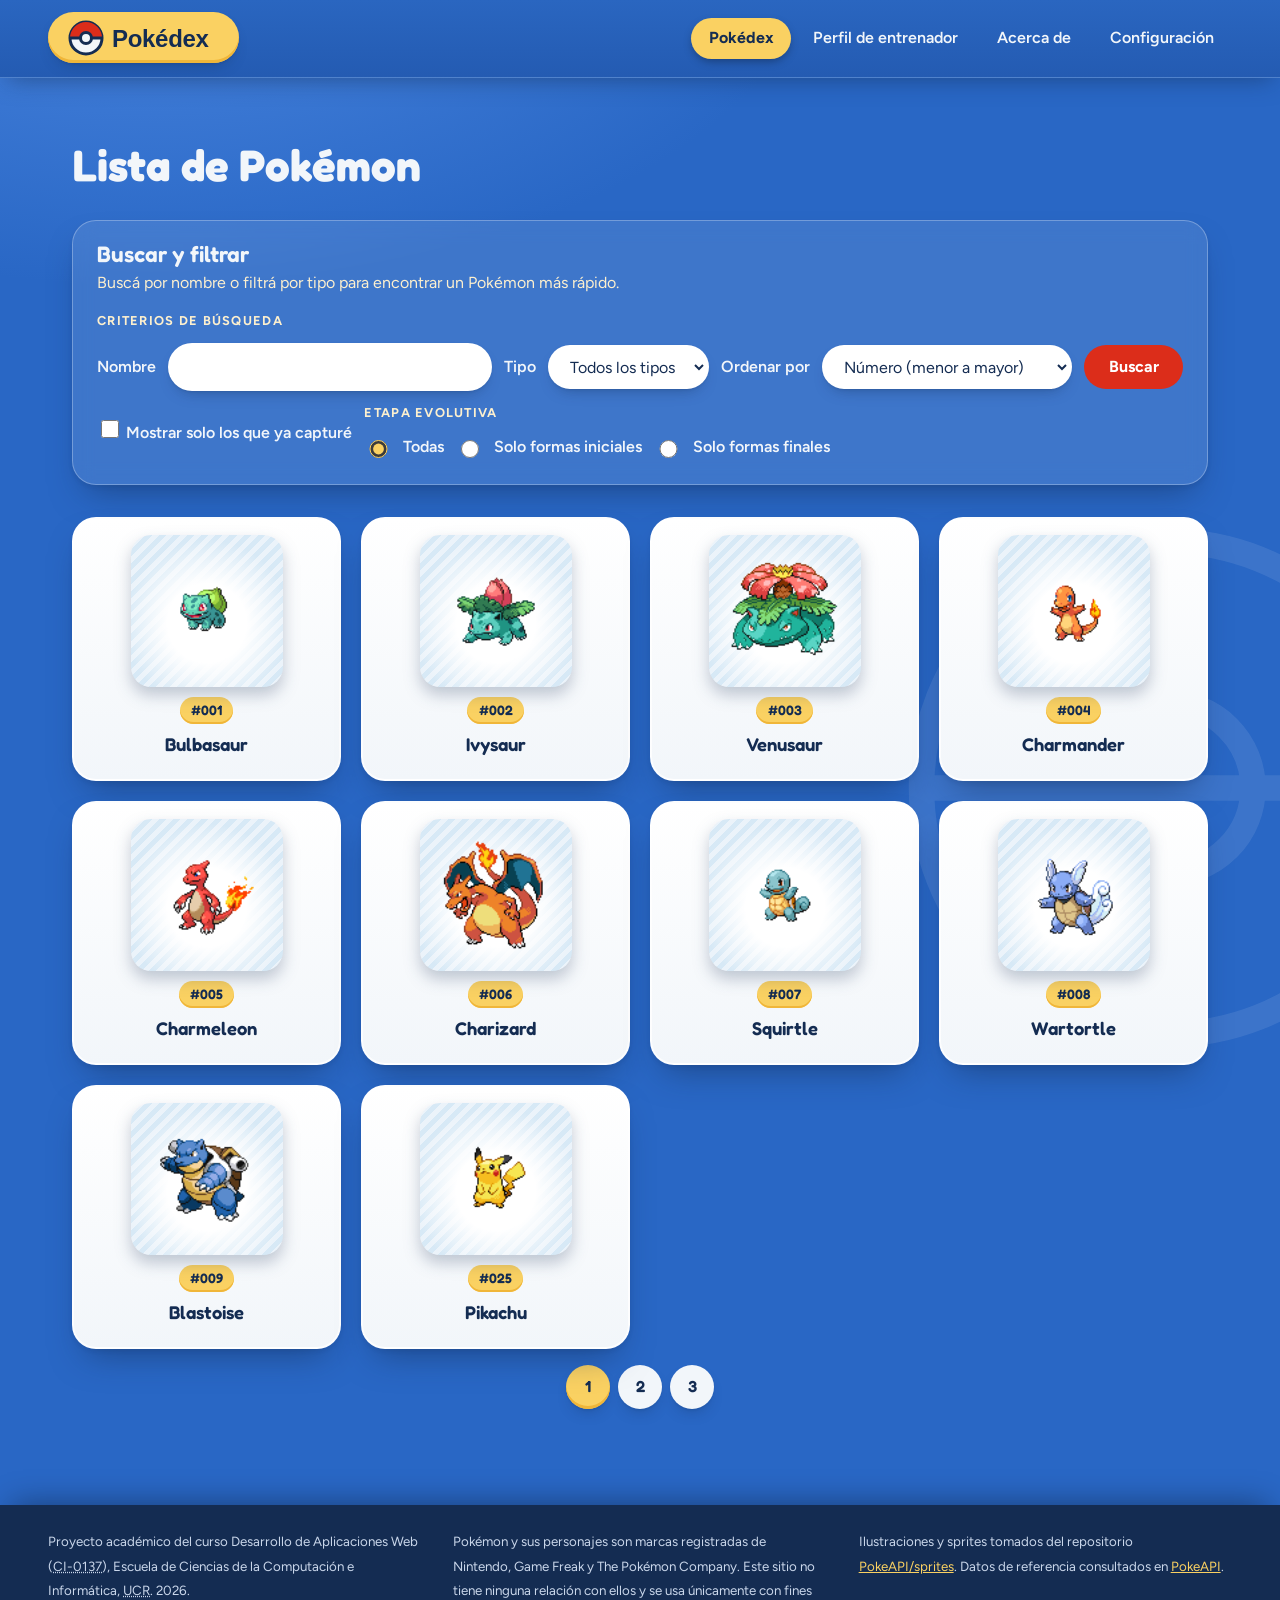
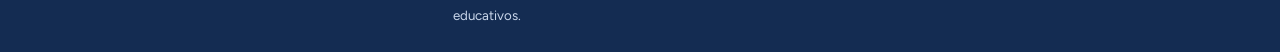
<file: index.html>
<!DOCTYPE html>
<html lang="es">

  <head>
    <meta charset="UTF-8">
    <meta name="viewport" content="width=device-width, initial-scale=1">
    <title>Pokédex - Lista de Pokémon</title>

    <link rel="icon" type="image/svg+xml" href="assets/pokeball.svg">
    <link rel="icon" type="image/png" href="assets/pokeball.png">
    <!-- favicon.ico vive en la raiz: el navegador lo pide solo, sin <link> -->

    <link rel="preconnect" href="https://fonts.googleapis.com">
    <link rel="preconnect" href="https://fonts.gstatic.com" crossorigin>
    <link rel="stylesheet" href="https://fonts.googleapis.com/css2?family=Figtree:wght@400;500;600;700&family=Fredoka:wght@500;600;700&display=swap">

    <link rel="stylesheet" href="css/tokens.css">
    <link rel="stylesheet" href="css/styles.css">

    <!-- Ahora el script es un módulo (usa import desde datos.js). Necesita servidor
         (Live Server), no abrir con doble clic. -->
    <script type="module" src="js/lista.js"></script>
  </head>

  <body>

    <header>
      <p>
        <a class="logo" href="./">
          <img src="assets/logo-pokedex.svg" alt="Pokédex" width="156" height="40">
        </a>
      </p>

      <nav>
        <ul>
          <li><a href="./" accesskey="p" aria-current="page">Pokédex</a></li>
          <li><a href="perfil-entrenador.html">Perfil de entrenador</a></li>
          <li><a href="acerca-de.html">Acerca de</a></li>
          <li><a href="configuracion.html">Configuración</a></li>
        </ul>
      </nav>
    </header>

    <main>
      <h1>Lista de Pokémon</h1>

      <section id="buscador" class="buscador">
        <h2>Buscar y filtrar</h2>
        <p>Buscá por nombre o filtrá por tipo para encontrar un Pokémon más rápido.</p>

        <search>
          <form class="buscador" action="./" method="get">
            <fieldset>
              <legend>Criterios de búsqueda</legend>

              <label for="nombre">Nombre</label>
              <input type="search" id="nombre" name="nombre">

              <label for="tipo">Tipo</label>
              <select id="tipo" name="tipo">
                <option value="">Todos los tipos</option>
                <option value="planta">Planta</option>
                <option value="fuego">Fuego</option>
                <option value="agua">Agua</option>
                <option value="electrico">Eléctrico</option>
                <option value="veneno">Veneno</option>
                <option value="volador">Volador</option>
              </select>

              <label for="orden">Ordenar por</label>
              <select id="orden" name="orden">
                <option value="numero-asc" selected>Número (menor a mayor)</option>
                <option value="numero-desc">Número (mayor a menor)</option>
                <option value="nombre-asc">Nombre (A-Z)</option>
                <option value="nombre-desc">Nombre (Z-A)</option>
                <option value="tamano-desc">Tamaño (más alto primero)</option>
                <option value="tamano-asc">Tamaño (más bajo primero)</option>
              </select>

              <button type="submit" class="boton boton--rojo">Buscar</button>

              <p>
                <input type="checkbox" id="solo-capturados" name="solo-capturados" value="si">
                <label for="solo-capturados">Mostrar solo los que ya capturé</label>
              </p>

              <fieldset>
                <legend>Etapa evolutiva</legend>

                <input type="radio" id="etapa-todas" name="etapa" value="todas" checked>
                <label for="etapa-todas">Todas</label>

                <input type="radio" id="etapa-inicial" name="etapa" value="inicial">
                <label for="etapa-inicial">Solo formas iniciales</label>

                <input type="radio" id="etapa-final" name="etapa" value="final">
                <label for="etapa-final">Solo formas finales</label>
              </fieldset>
            </fieldset>
          </form>
        </search>
      </section>

      <section id="lista-pokemon">
        <!-- La lista la llena lista.js desde datos.js. Antes estaban aquí las 10
             tarjetas escritas a mano; ahora se generan con JavaScript. -->
        <ul class="pokemon-list"></ul>
      </section>

      <nav id="paginacion">
        <ol class="paginacion">
          <li><a href="./" aria-current="page">1</a></li>
          <li><a href="#">2</a></li>
          <li><a href="#">3</a></li>
        </ol>
      </nav>
    </main>

    <footer>
      <p><small>Proyecto académico del curso Desarrollo de Aplicaciones Web
          (<abbr title="Curso de Informática 0137">CI-0137</abbr>),
          Escuela de Ciencias de la Computación e Informática,
          <abbr title="Universidad de Costa Rica">UCR</abbr>.
          <time datetime="2026">2026</time>.</small></p>

      <p><small>Pokémon y sus personajes son marcas registradas de Nintendo,
          Game Freak y The Pokémon Company. Este sitio no tiene ninguna relación con
          ellos y se usa únicamente con fines educativos.</small></p>

      <p><small>Ilustraciones y sprites tomados del repositorio
          <a href="https://github.com/PokeAPI/sprites" target="_blank" rel="noopener">PokeAPI/sprites</a>.
          Datos de referencia consultados en
          <a href="https://pokeapi.co/" target="_blank" rel="noopener">PokeAPI</a>.</small></p>
    </footer>

  </body>

</html>
</file>
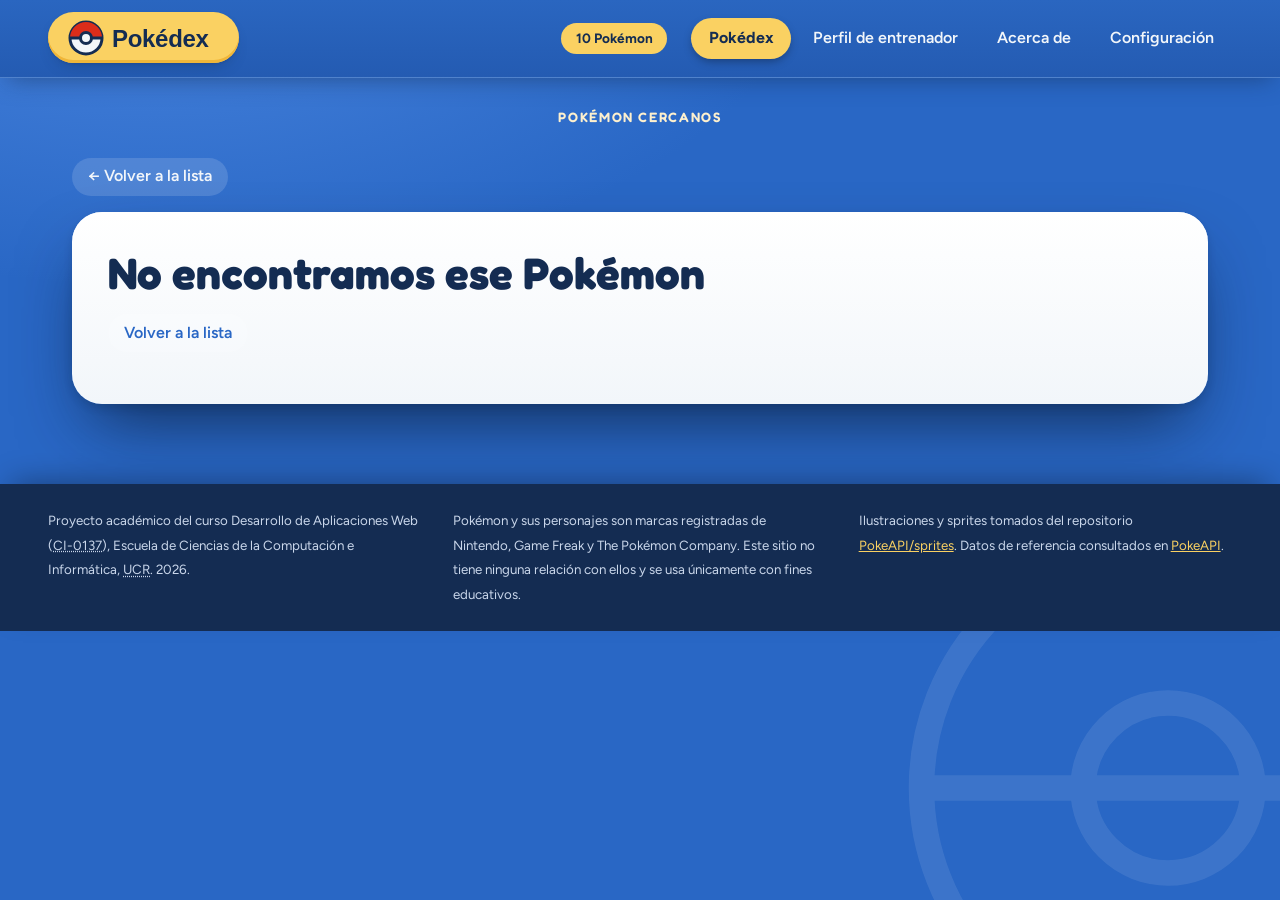
<file: detalle.html>
<!DOCTYPE html>
<html lang="es">

  <head>
    <meta charset="UTF-8">
    <meta name="viewport" content="width=device-width, initial-scale=1">
    <title>Pokédex - Ficha</title>

    <link rel="icon" type="image/svg+xml" href="assets/pokeball.svg">
    <link rel="icon" type="image/png" href="assets/pokeball.png">
    <!-- favicon.ico vive en la raiz: el navegador lo pide solo, sin <link> -->

    <link rel="preconnect" href="https://fonts.googleapis.com">
    <link rel="preconnect" href="https://fonts.gstatic.com" crossorigin>
    <link rel="stylesheet" href="https://fonts.googleapis.com/css2?family=Figtree:wght@400;500;600;700&family=Fredoka:wght@500;600;700&display=swap">

    <link rel="stylesheet" href="css/tokens.css">
    <link rel="stylesheet" href="css/styles.css">

    <!-- Una sola ficha para todos. ficha.js la arma según ?id= de la dirección.
         Reemplaza a los archivos detalle-pokemon-*.html. -->
    <script type="module" src="js/ficha.js"></script>
  </head>

  <body>

    <header>
      <p>
        <a class="logo" href="./">
          <img src="assets/logo-pokedex.svg" alt="Pokédex" width="156" height="40">
        </a>
      </p>

      <div class="header__acciones">
        <p class="contador">10 Pokémon</p>

        <nav>
          <ul>
            <li><a href="./" accesskey="p" aria-current="true">Pokédex</a></li>
            <li><a href="perfil-entrenador.html">Perfil de entrenador</a></li>
            <li><a href="acerca-de.html">Acerca de</a></li>
            <li><a href="configuracion.html">Configuración</a></li>
          </ul>
        </nav>
      </div>
    </header>

    <main>

      <!-- El carrusel lo llena ficha.js: dos antes, el actual y dos después. -->
      <nav id="carrusel">
        <h2>Pokémon cercanos</h2>
        <ul class="carrusel"></ul>
      </nav>

      <p class="volver"><a href="./">&larr; Volver a la lista</a></p>

      <!-- ficha.js arma todo el contenido aquí adentro, según el ?id=. -->
      <article id="ficha-pokemon"></article>
    </main>

    <footer>
      <p><small>Proyecto académico del curso Desarrollo de Aplicaciones Web
          (<abbr title="Curso de Informática 0137">CI-0137</abbr>),
          Escuela de Ciencias de la Computación e Informática,
          <abbr title="Universidad de Costa Rica">UCR</abbr>.
          <time datetime="2026">2026</time>.</small></p>

      <p><small>Pokémon y sus personajes son marcas registradas de Nintendo,
          Game Freak y The Pokémon Company. Este sitio no tiene ninguna relación con
          ellos y se usa únicamente con fines educativos.</small></p>

      <p><small>Ilustraciones y sprites tomados del repositorio
          <a href="https://github.com/PokeAPI/sprites" target="_blank" rel="noopener">PokeAPI/sprites</a>.
          Datos de referencia consultados en
          <a href="https://pokeapi.co/" target="_blank" rel="noopener">PokeAPI</a>.</small></p>
    </footer>

  </body>

</html>
</file>
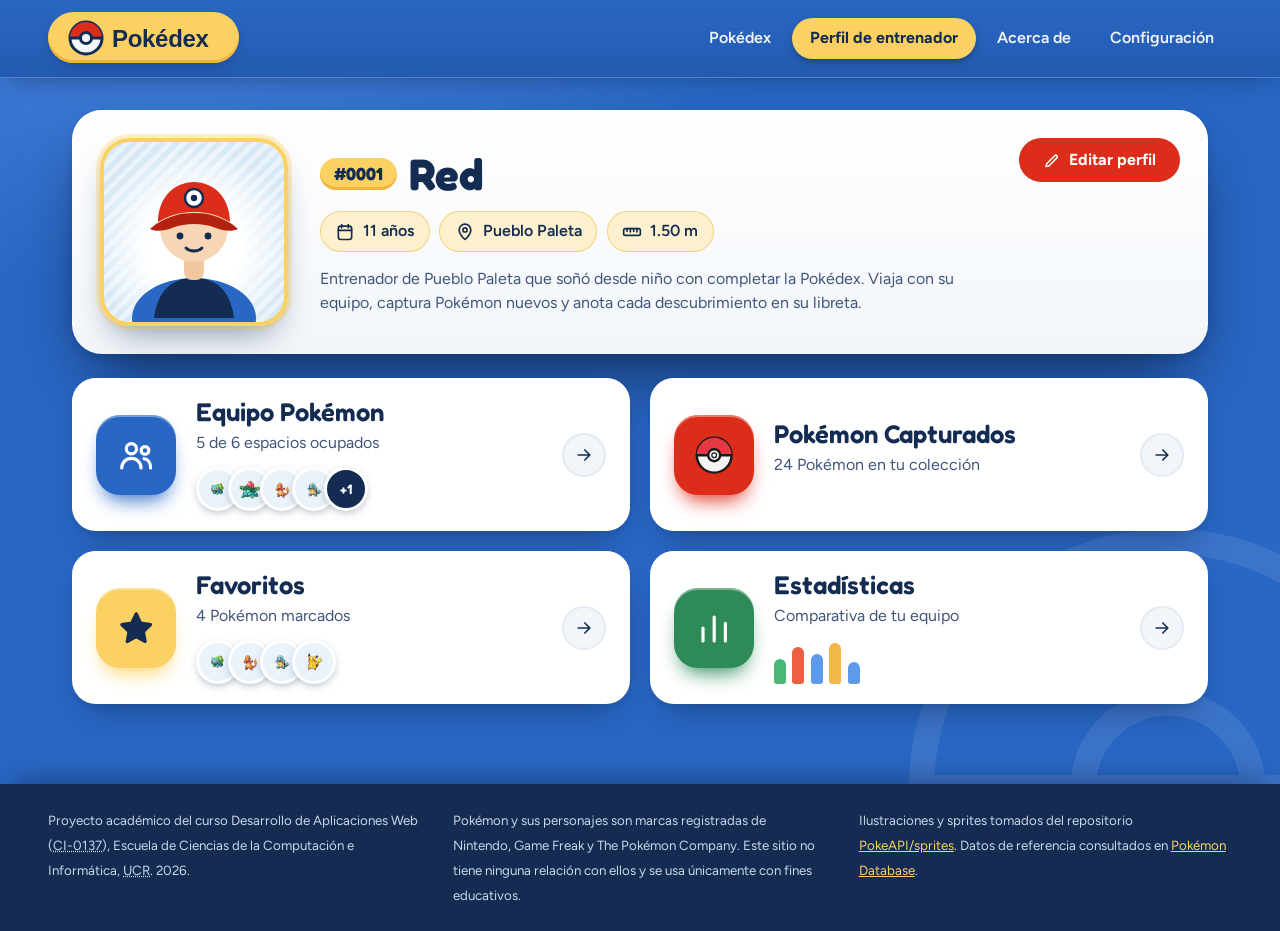
<file: perfil-entrenador.html>
<!DOCTYPE html>
<html lang="es">

  <head>
    <meta charset="UTF-8">
    <meta name="viewport" content="width=device-width, initial-scale=1">
    <title>Pokédex - Perfil de entrenador</title>

    <link rel="icon" type="image/svg+xml" href="assets/pokeball.svg">
    <link rel="icon" type="image/png" href="assets/pokeball.png">

    <!-- Tipografías (Google Fonts): ver index.html -->
    <link rel="preconnect" href="https://fonts.googleapis.com">
    <link rel="preconnect" href="https://fonts.gstatic.com" crossorigin>
    <link rel="stylesheet" href="https://fonts.googleapis.com/css2?family=Figtree:wght@400;500;600;700&family=Fredoka:wght@500;600;700&display=swap">

    <!-- Orden de las hojas: primero los tokens, luego el estilo general del
        sitio y al final el de esta página, que solo agrega lo que es suyo
        (perfil, tarjetas de sección y diálogos). -->
    <link rel="stylesheet" href="/css/tokens.css">
    <link rel="stylesheet" href="/css/styles.css">
    <link rel="stylesheet" href="/css/perfil-entrenador.css">
  </head>

  <body>

    <!-- Colección de íconos. Se dibujan UNA vez acá (<symbol>) y se reutilizan
        donde haga falta con <use href="#i-nombre">. El <svg> se oculta porque
        solo es una biblioteca, no algo que se muestre. -->
    <svg width="0" height="0" style="position:absolute" aria-hidden="true" focusable="false">
      <symbol id="i-team" viewBox="0 0 24 24"><circle cx="9" cy="8" r="3.2"/><path d="M3 20c0-3.3 2.7-6 6-6s6 2.7 6 6"/><circle cx="17.5" cy="9" r="2.4"/><path d="M17 14.2c2.4.3 4 2.6 4 5.8"/></symbol>
      <symbol id="i-star" viewBox="0 0 24 24"><path d="M12 3l2.8 5.8 6.2.9-4.5 4.4 1.1 6.2-5.6-3-5.6 3 1.1-6.2L3 9.7l6.2-.9z"/></symbol>
      <symbol id="i-chart" viewBox="0 0 24 24"><path d="M5 20v-8M12 20V5M19 20V9"/></symbol>
      <symbol id="i-cal" viewBox="0 0 24 24"><rect x="4" y="5" width="16" height="16" rx="3"/><path d="M4 10h16M8 3v4M16 3v4"/></symbol>
      <symbol id="i-pin" viewBox="0 0 24 24"><path d="M12 21s7-6.2 7-11.5A7 7 0 005 9.5C5 14.8 12 21 12 21z"/><circle cx="12" cy="9.5" r="2.5"/></symbol>
      <symbol id="i-ruler" viewBox="0 0 24 24"><rect x="2" y="8" width="20" height="8" rx="2"/><path d="M6 8v3M10 8v4M14 8v3M18 8v4"/></symbol>
      <symbol id="i-pencil" viewBox="0 0 24 24"><path d="M4 20l4-1 11-11a2.1 2.1 0 00-3-3L5 16l-1 4z"/></symbol>
      <symbol id="i-x" viewBox="0 0 24 24"><path d="M6 6l12 12M18 6L6 18"/></symbol>
      <symbol id="i-plus" viewBox="0 0 24 24"><path d="M12 5v14M5 12h14"/></symbol>
      <symbol id="i-minus" viewBox="0 0 24 24"><path d="M5 12h14"/></symbol>
      <symbol id="i-search" viewBox="0 0 24 24"><circle cx="11" cy="11" r="7"/><path d="M20 20l-4-4"/></symbol>
      <symbol id="i-arrow" viewBox="0 0 24 24"><path d="M5 12h14M13 6l6 6-6 6"/></symbol>
      <symbol id="i-chev" viewBox="0 0 24 24"><path d="M6 9l6 6 6-6"/></symbol>
      <symbol id="i-ball" viewBox="0 0 64 64"><circle cx="32" cy="32" r="29" fill="#f5f5f5" stroke="#1a1a1a" stroke-width="4"/><path d="M 3 32 A 29 29 0 0 1 61 32 Z" fill="#e63946" stroke="none"/><line x1="3" y1="32" x2="61" y2="32" stroke="#1a1a1a" stroke-width="4"/><circle cx="32" cy="32" r="10" fill="#f5f5f5" stroke="#1a1a1a" stroke-width="4"/><circle cx="32" cy="32" r="4" fill="#f5f5f5" stroke="#1a1a1a" stroke-width="2"/></symbol>
    </svg>

    <header>
      <p>
        <a class="logo" href="./">
          <img src="assets/logo-pokedex.svg" alt="Pokédex" width="156" height="40">
        </a>
      </p>

      <nav>
        <ul>
          <li><a href="./" accesskey="p">Pokédex</a></li>
          <li><a href="perfil-entrenador.html" aria-current="page">Perfil de entrenador</a></li>
          <li><a href="acerca-de.html">Acerca de</a></li>
          <li><a href="configuracion.html">Configuración</a></li>
        </ul>
      </nav>
    </header>

    <main>

      <!-- Tarjeta del entrenador: avatar + datos + botón de edición. -->
      <section class="entrenador" aria-labelledby="entrenador-nombre">
        <img class="entrenador__avatar" src="assets/red.svg" alt="Ilustración de Red, con su gorra roja" width="188" height="188">

        <div class="entrenador__datos">
          <h1 id="entrenador-nombre"><span>#0001</span> Red</h1>

          <!-- Edad, ciudad y estatura son datos sueltos sin orden: una lista
              <ul> con "chips" (el ícono va aparte del texto). -->
          <ul class="entrenador__chips">
            <li><svg class="icono " aria-hidden="true" width="24" height="24"><use href="#i-cal"/></svg> <span><span class="solo-lectores">Edad: </span>11 años</span></li>
            <li><svg class="icono " aria-hidden="true" width="24" height="24"><use href="#i-pin"/></svg> <span><span class="solo-lectores">Ciudad de origen: </span>Pueblo Paleta</span></li>
            <li><svg class="icono " aria-hidden="true" width="24" height="24"><use href="#i-ruler"/></svg> <span><span class="solo-lectores">Estatura: </span>1.50 m</span></li>
          </ul>

          <p class="entrenador__bio">Entrenador de Pueblo Paleta que soñó desde niño con completar la Pokédex. Viaja con su equipo, captura Pokémon nuevos y anota cada descubrimiento en su libreta.</p>
        </div>

        <button type="button" class="boton boton--rojo entrenador__editar"><svg class="icono icono--chico" aria-hidden="true" width="24" height="24"><use href="#i-pencil"/></svg> Editar perfil</button>
      </section>

      <!-- Las cuatro secciones son BOTONES (no enlaces): no llevan a otra
          página, abren un diálogo en esta misma. Cada uno apunta al id de su
          diálogo con command="show-modal" commandfor="id". -->
      <section aria-labelledby="secciones-titulo">
        <h2 id="secciones-titulo" class="solo-lectores">Mi colección</h2>

        <ul class="secciones">
          <li>
            <button type="button" class="seccion seccion--equipo" command="show-modal" commandfor="modal-equipo">
              <span class="seccion__icono"><svg class="icono icono--grande" aria-hidden="true" width="24" height="24"><use href="#i-team"/></svg></span>
              <span class="seccion__texto">
                <span class="seccion__titulo">Equipo Pokémon</span>
                <span class="seccion__detalle">5 de 6 espacios ocupados</span>
                <ul class="mini-sprites" aria-hidden="true"><li><img src="assets/bulbasaur.png" alt="" width="34" height="34"></li><li><img src="assets/ivysaur.png" alt="" width="34" height="34"></li><li><img src="assets/charmander.png" alt="" width="34" height="34"></li><li><img src="assets/squirtle.png" alt="" width="34" height="34"></li><li class="mini-sprites__mas">+1</li></ul>
              </span>
              <span class="seccion__flecha"><svg class="icono " aria-hidden="true" width="24" height="24"><use href="#i-arrow"/></svg></span>
            </button>
          </li>
          <li>
            <button type="button" class="seccion seccion--capturados" command="show-modal" commandfor="modal-capturados">
              <span class="seccion__icono"><svg class="icono icono--grande" aria-hidden="true" width="24" height="24"><use href="#i-ball"/></svg></span>
              <span class="seccion__texto">
                <span class="seccion__titulo">Pokémon Capturados</span>
                <span class="seccion__detalle">24 Pokémon en tu colección</span>
                <ul class="mini-sprites" aria-hidden="true"></ul>
              </span>
              <span class="seccion__flecha"><svg class="icono " aria-hidden="true" width="24" height="24"><use href="#i-arrow"/></svg></span>
            </button>
          </li>
          <li>
            <button type="button" class="seccion seccion--favoritos" command="show-modal" commandfor="modal-favoritos">
              <span class="seccion__icono"><svg class="icono icono--grande icono--lleno" aria-hidden="true" width="24" height="24"><use href="#i-star"/></svg></span>
              <span class="seccion__texto">
                <span class="seccion__titulo">Favoritos</span>
                <span class="seccion__detalle">4 Pokémon marcados</span>
                <ul class="mini-sprites" aria-hidden="true"><li><img src="assets/bulbasaur.png" alt="" width="34" height="34"></li><li><img src="assets/charmander.png" alt="" width="34" height="34"></li><li><img src="assets/squirtle.png" alt="" width="34" height="34"></li><li><img src="assets/pikachu.png" alt="" width="34" height="34"></li></ul>
              </span>
              <span class="seccion__flecha"><svg class="icono " aria-hidden="true" width="24" height="24"><use href="#i-arrow"/></svg></span>
            </button>
          </li>
          <li>
            <button type="button" class="seccion seccion--estadisticas" command="show-modal" commandfor="modal-estadisticas">
              <span class="seccion__icono"><svg class="icono icono--grande" aria-hidden="true" width="24" height="24"><use href="#i-chart"/></svg></span>
              <span class="seccion__texto">
                <span class="seccion__titulo">Estadísticas</span>
                <span class="seccion__detalle">Comparativa de tu equipo</span>
                <span class="mini-barras" aria-hidden="true"><span></span><span></span><span></span><span></span><span></span></span>
              </span>
              <span class="seccion__flecha"><svg class="icono " aria-hidden="true" width="24" height="24"><use href="#i-arrow"/></svg></span>
            </button>
          </li>
        </ul>
      </section>

    </main>

    <!-- ======================================================================
         DIÁLOGOS
         <dialog> es el elemento nativo para ventanas modales. Está cerrado y
         oculto hasta que un botón lo abre. Se cierra con Esc, con
         clic en el fondo o con los botones. aria-labelledby le da nombre al
         diálogo con el texto de su título.
         ====================================================================== -->

    <!-- Cómo se abren y cierran SIN JavaScript: los botones usan los atributos
        command y commandfor (Invoker Commands). command="show-modal"
        commandfor="id" equivale a llamar showModal() en ese diálogo, y
        command="close" a close(). closedby="any" en el <dialog> agrega el
        cierre con clic en el fondo. Esc ya cierra por defecto. -->

    <!-- 1. Equipo Pokémon -->
    <dialog closedby="any" class="modal modal--equipo" id="modal-equipo" aria-labelledby="equipo-titulo">
      <div class="modal__cabecera">
        <div class="modal__titulo">
          <span class="modal__icono"><svg class="icono " aria-hidden="true" width="24" height="24"><use href="#i-team"/></svg></span>
          <h2 id="equipo-titulo">Team Pokémon</h2>
        </div>
        <button type="button" class="modal__cerrar" command="close" commandfor="modal-equipo" aria-label="Cerrar diálogo"><svg class="icono " aria-hidden="true" width="24" height="24"><use href="#i-x"/></svg></button>
      </div>

      <div class="modal__cuerpo">
        <p class="modal__subtitulo">
          <span>5 de 6 espacios ocupados</span>
          <span class="pips" aria-hidden="true"><span class="lleno"></span><span class="lleno"></span><span class="lleno"></span><span class="lleno"></span><span class="lleno"></span><span></span></span>
        </p>

        <ul class="equipo">
            <li class="equipo__ficha">
              <div class="sprite-zona"><span class="numero">#001</span><img src="assets/bulbasaur.png" alt="" width="96" height="96"></div>
              <h3>Bulbasaur</h3>
              <span class="tipos"><span class="tipo tipo--planta">Planta</span><span class="tipo tipo--veneno">Veneno</span></span>
              <button type="button" class="boton boton--borde-rojo boton--chico"><svg class="icono " aria-hidden="true" width="24" height="24"><use href="#i-minus"/></svg> Quitar<span class="solo-lectores"> a Bulbasaur del equipo</span></button>
            </li>
            <li class="equipo__ficha">
              <div class="sprite-zona"><span class="numero">#002</span><img src="assets/ivysaur.png" alt="" width="96" height="96"></div>
              <h3>Ivysaur</h3>
              <span class="tipos"><span class="tipo tipo--planta">Planta</span><span class="tipo tipo--veneno">Veneno</span></span>
              <button type="button" class="boton boton--borde-rojo boton--chico"><svg class="icono " aria-hidden="true" width="24" height="24"><use href="#i-minus"/></svg> Quitar<span class="solo-lectores"> a Ivysaur del equipo</span></button>
            </li>
            <li class="equipo__ficha">
              <div class="sprite-zona"><span class="numero">#004</span><img src="assets/charmander.png" alt="" width="96" height="96"></div>
              <h3>Charmander</h3>
              <span class="tipos"><span class="tipo tipo--fuego">Fuego</span></span>
              <button type="button" class="boton boton--borde-rojo boton--chico"><svg class="icono " aria-hidden="true" width="24" height="24"><use href="#i-minus"/></svg> Quitar<span class="solo-lectores"> a Charmander del equipo</span></button>
            </li>
            <li class="equipo__ficha">
              <div class="sprite-zona"><span class="numero">#007</span><img src="assets/squirtle.png" alt="" width="96" height="96"></div>
              <h3>Squirtle</h3>
              <span class="tipos"><span class="tipo tipo--agua">Agua</span></span>
              <button type="button" class="boton boton--borde-rojo boton--chico"><svg class="icono " aria-hidden="true" width="24" height="24"><use href="#i-minus"/></svg> Quitar<span class="solo-lectores"> a Squirtle del equipo</span></button>
            </li>
            <li class="equipo__ficha">
              <div class="sprite-zona"><span class="numero">#025</span><img src="assets/pikachu.png" alt="" width="96" height="96"></div>
              <h3>Pikachu</h3>
              <span class="tipos"><span class="tipo tipo--electrico">Eléctrico</span></span>
              <button type="button" class="boton boton--borde-rojo boton--chico"><svg class="icono " aria-hidden="true" width="24" height="24"><use href="#i-minus"/></svg> Quitar<span class="solo-lectores"> a Pikachu del equipo</span></button>
            </li>
            <li class="equipo__libre">
              <span class="equipo__mas"><svg class="icono " aria-hidden="true" width="24" height="24"><use href="#i-plus"/></svg></span>
              Espacio libre
            </li>
        </ul>
      </div>

      <div class="modal__pie">
        <span></span>
        <div class="modal__acciones">
          <button type="button" class="boton boton--primario" command="show-modal" commandfor="modal-capturados"><svg class="icono " aria-hidden="true" width="24" height="24"><use href="#i-plus"/></svg> Agregar desde capturados</button>
          <button type="button" class="boton boton--claro" command="close" commandfor="modal-equipo">Cerrar</button>
        </div>
      </div>
    </dialog>

    <!-- 2. Favoritos -->
    <dialog closedby="any" class="modal modal--favoritos" id="modal-favoritos" aria-labelledby="favoritos-titulo">
      <div class="modal__cabecera">
        <div class="modal__titulo">
          <span class="modal__icono"><svg class="icono icono--lleno" aria-hidden="true" width="24" height="24"><use href="#i-star"/></svg></span>
          <h2 id="favoritos-titulo">Favoritos</h2>
        </div>
        <button type="button" class="modal__cerrar" command="close" commandfor="modal-favoritos" aria-label="Cerrar diálogo"><svg class="icono " aria-hidden="true" width="24" height="24"><use href="#i-x"/></svg></button>
      </div>

      <div class="modal__cuerpo">
        <p class="modal__subtitulo">4 Pokémon marcados como favoritos</p>

        <ul class="favoritos">
            <li class="favorito">
              <span class="favorito__estrella"><svg class="icono icono--fav" aria-hidden="true" width="24" height="24"><use href="#i-star"/></svg></span>
              <div class="sprite-zona sprite-zona--chica"><img src="assets/bulbasaur.png" alt="" width="64" height="64"></div>
              <div class="favorito__datos">
                <h3>Bulbasaur <span class="numero">#001</span></h3>
                <span class="tipos"><span class="tipo tipo--planta">Planta</span><span class="tipo tipo--veneno">Veneno</span></span>
              </div>
              <div class="favorito__acciones">
                <a class="boton boton--borde-azul boton--chico" href="detalle.html?id=1">Ver detalle <svg class="icono " aria-hidden="true" width="24" height="24"><use href="#i-arrow"/></svg></a>
                <button type="button" class="boton boton--borde-rojo boton--chico">Quitar de favoritos<span class="solo-lectores">: Bulbasaur</span></button>
              </div>
            </li>
            <li class="favorito">
              <span class="favorito__estrella"><svg class="icono icono--fav" aria-hidden="true" width="24" height="24"><use href="#i-star"/></svg></span>
              <div class="sprite-zona sprite-zona--chica"><img src="assets/charmander.png" alt="" width="64" height="64"></div>
              <div class="favorito__datos">
                <h3>Charmander <span class="numero">#004</span></h3>
                <span class="tipos"><span class="tipo tipo--fuego">Fuego</span></span>
              </div>
              <div class="favorito__acciones">
                <a class="boton boton--borde-azul boton--chico" href="detalle.html?id=4">Ver detalle <svg class="icono " aria-hidden="true" width="24" height="24"><use href="#i-arrow"/></svg></a>
                <button type="button" class="boton boton--borde-rojo boton--chico">Quitar de favoritos<span class="solo-lectores">: Charmander</span></button>
              </div>
            </li>
            <li class="favorito">
              <span class="favorito__estrella"><svg class="icono icono--fav" aria-hidden="true" width="24" height="24"><use href="#i-star"/></svg></span>
              <div class="sprite-zona sprite-zona--chica"><img src="assets/squirtle.png" alt="" width="64" height="64"></div>
              <div class="favorito__datos">
                <h3>Squirtle <span class="numero">#007</span></h3>
                <span class="tipos"><span class="tipo tipo--agua">Agua</span></span>
              </div>
              <div class="favorito__acciones">
                <a class="boton boton--borde-azul boton--chico" href="detalle.html?id=7">Ver detalle <svg class="icono " aria-hidden="true" width="24" height="24"><use href="#i-arrow"/></svg></a>
                <button type="button" class="boton boton--borde-rojo boton--chico">Quitar de favoritos<span class="solo-lectores">: Squirtle</span></button>
              </div>
            </li>
            <li class="favorito">
              <span class="favorito__estrella"><svg class="icono icono--fav" aria-hidden="true" width="24" height="24"><use href="#i-star"/></svg></span>
              <div class="sprite-zona sprite-zona--chica"><img src="assets/pikachu.png" alt="" width="64" height="64"></div>
              <div class="favorito__datos">
                <h3>Pikachu <span class="numero">#025</span></h3>
                <span class="tipos"><span class="tipo tipo--electrico">Eléctrico</span></span>
              </div>
              <div class="favorito__acciones">
                <a class="boton boton--borde-azul boton--chico" href="detalle.html?id=25">Ver detalle <svg class="icono " aria-hidden="true" width="24" height="24"><use href="#i-arrow"/></svg></a>
                <button type="button" class="boton boton--borde-rojo boton--chico">Quitar de favoritos<span class="solo-lectores">: Pikachu</span></button>
              </div>
            </li>
        </ul>
      </div>

      <div class="modal__pie">
        <span></span>
        <div class="modal__acciones">
          <button type="button" class="boton boton--primario" command="show-modal" commandfor="modal-capturados"><svg class="icono " aria-hidden="true" width="24" height="24"><use href="#i-plus"/></svg> Agregar desde capturados</button>
          <button type="button" class="boton boton--claro" command="close" commandfor="modal-favoritos">Cerrar</button>
        </div>
      </div>
    </dialog>

    <!-- 3. Estadísticas -->
    <dialog closedby="any" class="modal modal--estadisticas modal--ancho" id="modal-estadisticas" aria-labelledby="estadisticas-titulo">
      <div class="modal__cabecera">
        <div class="modal__titulo">
          <span class="modal__icono"><svg class="icono " aria-hidden="true" width="24" height="24"><use href="#i-chart"/></svg></span>
          <h2 id="estadisticas-titulo">Estadísticas</h2>
        </div>
        <button type="button" class="modal__cerrar" command="close" commandfor="modal-estadisticas" aria-label="Cerrar diálogo"><svg class="icono " aria-hidden="true" width="24" height="24"><use href="#i-x"/></svg></button>
      </div>

      <div class="modal__cuerpo">
        <p class="modal__subtitulo">Comparativa de los Pokémon de tu equipo</p>

        <!-- La tabla se envuelve en un div con scroll horizontal: en un
            celular no cabe, y así se desliza sin romper la página. -->
        <div class="tabla-scroll">
          <table class="stats-table stats-table--equipo">
            <caption class="solo-lectores">Estadísticas base de los Pokémon del equipo</caption>
            <thead>
              <tr>
                <th scope="col">Pokémon</th>
                <th scope="col"><abbr title="Puntos de Salud">PS</abbr></th>
                <th scope="col"><abbr title="Ataque">ATQ</abbr></th>
                <th scope="col"><abbr title="Defensa">DEF</abbr></th>
                <th scope="col"><abbr title="Ataque Especial">AT.ESP</abbr></th>
                <th scope="col"><abbr title="Defensa Especial">DEF.ESP</abbr></th>
                <th scope="col"><abbr title="Velocidad">VEL</abbr></th>
                <th scope="col">Total</th>
              </tr>
            </thead>
            <tbody>
              <tr>
                <th scope="row"><span class="stat-pokemon"><span class="sprite-zona sprite-zona--mini"><img src="assets/bulbasaur.png" alt="" width="40" height="40"></span>Bulbasaur</span></th>
                <td style="--valor: 45">45</td><td style="--valor: 49">49</td><td style="--valor: 49">49</td><td style="--valor: 65">65</td><td style="--valor: 65">65</td><td style="--valor: 45">45</td>
                <td><span class="total-pastilla">318</span></td>
              </tr>
              <tr>
                <th scope="row"><span class="stat-pokemon"><span class="sprite-zona sprite-zona--mini"><img src="assets/ivysaur.png" alt="" width="40" height="40"></span>Ivysaur</span></th>
                <td style="--valor: 60">60</td><td style="--valor: 62">62</td><td style="--valor: 63">63</td><td style="--valor: 80">80</td><td style="--valor: 80">80</td><td style="--valor: 60">60</td>
                <td><span class="total-pastilla">405</span></td>
              </tr>
              <tr>
                <th scope="row"><span class="stat-pokemon"><span class="sprite-zona sprite-zona--mini"><img src="assets/charmander.png" alt="" width="40" height="40"></span>Charmander</span></th>
                <td style="--valor: 39">39</td><td style="--valor: 52">52</td><td style="--valor: 43">43</td><td style="--valor: 60">60</td><td style="--valor: 50">50</td><td style="--valor: 65">65</td>
                <td><span class="total-pastilla">309</span></td>
              </tr>
              <tr>
                <th scope="row"><span class="stat-pokemon"><span class="sprite-zona sprite-zona--mini"><img src="assets/squirtle.png" alt="" width="40" height="40"></span>Squirtle</span></th>
                <td style="--valor: 44">44</td><td style="--valor: 48">48</td><td style="--valor: 65">65</td><td style="--valor: 50">50</td><td style="--valor: 64">64</td><td style="--valor: 43">43</td>
                <td><span class="total-pastilla">314</span></td>
              </tr>
              <tr>
                <th scope="row"><span class="stat-pokemon"><span class="sprite-zona sprite-zona--mini"><img src="assets/pikachu.png" alt="" width="40" height="40"></span>Pikachu</span></th>
                <td style="--valor: 35">35</td><td style="--valor: 55">55</td><td style="--valor: 40">40</td><td style="--valor: 50">50</td><td style="--valor: 50">50</td><td style="--valor: 90">90</td>
                <td><span class="total-pastilla">320</span></td>
              </tr>
            </tbody>
            <tfoot>
              <tr class="stats-table__total">
                <th scope="row">Promedio del equipo</th>
                <td>45</td><td>53</td><td>52</td><td>61</td><td>62</td><td>61</td>
                <td>333</td>
              </tr>
            </tfoot>
          </table>
        </div>

        <p class="modal__nota">Valores base tomados de la Pokédex · la fila de totales resume el equipo completo.</p>
      </div>

      <div class="modal__pie">
        <span></span>
        <div class="modal__acciones">
          <button type="button" class="boton boton--primario" command="close" commandfor="modal-estadisticas">Cerrar</button>
        </div>
      </div>
    </dialog>

    <!-- 4. Pokémon capturados (selección) -->
    <dialog closedby="any" class="modal modal--capturados modal--ancho" id="modal-capturados" aria-labelledby="capturados-titulo">
      <div class="modal__cabecera">
        <div class="modal__titulo">
          <span class="modal__icono"><svg class="icono " aria-hidden="true" width="24" height="24"><use href="#i-ball"/></svg></span>
          <h2 id="capturados-titulo">Pokémon capturados</h2>
        </div>
        <button type="button" class="modal__cerrar" command="close" commandfor="modal-capturados" aria-label="Cerrar diálogo"><svg class="icono " aria-hidden="true" width="24" height="24"><use href="#i-x"/></svg></button>
      </div>

      <div class="modal__cuerpo">
        <p class="modal__subtitulo">Seleccioná los que querés en tu equipo o marcalos como favoritos.</p>

        <search>
          <form class="modal__buscador" action="perfil-entrenador.html" method="get">
            <label class="campo campo--texto">
              <svg class="icono " aria-hidden="true" width="24" height="24"><use href="#i-search"/></svg>
              <span class="solo-lectores">Buscar por nombre</span>
              <input type="search" name="nombre" placeholder="Buscar por nombre">
            </label>
            <label class="campo campo--select">
              <span class="solo-lectores">Tipo</span>
              <select name="tipo">
                <option value="">Todos los tipos</option>
                <option value="planta">Planta</option>
                <option value="fuego">Fuego</option>
                <option value="agua">Agua</option>
              </select>
              <svg class="icono " aria-hidden="true" width="24" height="24"><use href="#i-chev"/></svg>
            </label>
            <button type="submit" class="boton boton--primario"><svg class="icono " aria-hidden="true" width="24" height="24"><use href="#i-search"/></svg> Buscar</button>
          </form>
        </search>

        <!-- Dos casillas por tarjeta: la de arriba a la izquierda selecciona
            para el equipo; la estrella marca favorito. Los dos son
            <input type="checkbox"> reales (se pueden usar con teclado) y el
            CSS los dibuja como casilla y como estrella. -->
        <div class="capturados-caja">
          <ul class="capturados"></ul>
        </div>
      </div>

      <div class="modal__pie">
        <div class="modal__acciones">
          <button type="button" class="boton boton--claro"><svg class="icono " aria-hidden="true" width="24" height="24"><use href="#i-star"/></svg> Marcar favorito</button>
          <button type="button" class="boton boton--primario"><svg class="icono " aria-hidden="true" width="24" height="24"><use href="#i-plus"/></svg> Agregar al equipo</button>
        </div>
      </div>
    </dialog>

    <footer>
      <p><small>Proyecto académico del curso Desarrollo de Aplicaciones Web
          (<abbr title="Curso de Informática 0137">CI-0137</abbr>),
          Escuela de Ciencias de la Computación e Informática,
          <abbr title="Universidad de Costa Rica">UCR</abbr>.
          <time datetime="2026">2026</time>.</small></p>

      <p><small>Pokémon y sus personajes son marcas registradas de Nintendo,
          Game Freak y The Pokémon Company. Este sitio no tiene ninguna relación con
          ellos y se usa únicamente con fines educativos.</small></p>

      <p><small>Ilustraciones y sprites tomados del repositorio
          <a href="https://github.com/PokeAPI/sprites" target="_blank" rel="noopener">PokeAPI/sprites</a>.
          Datos de referencia consultados en
          <a href="https://pokemondb.net/" target="_blank" rel="noopener">Pokémon Database</a>.</small></p>
    </footer>

  </body>

</html>
</file>
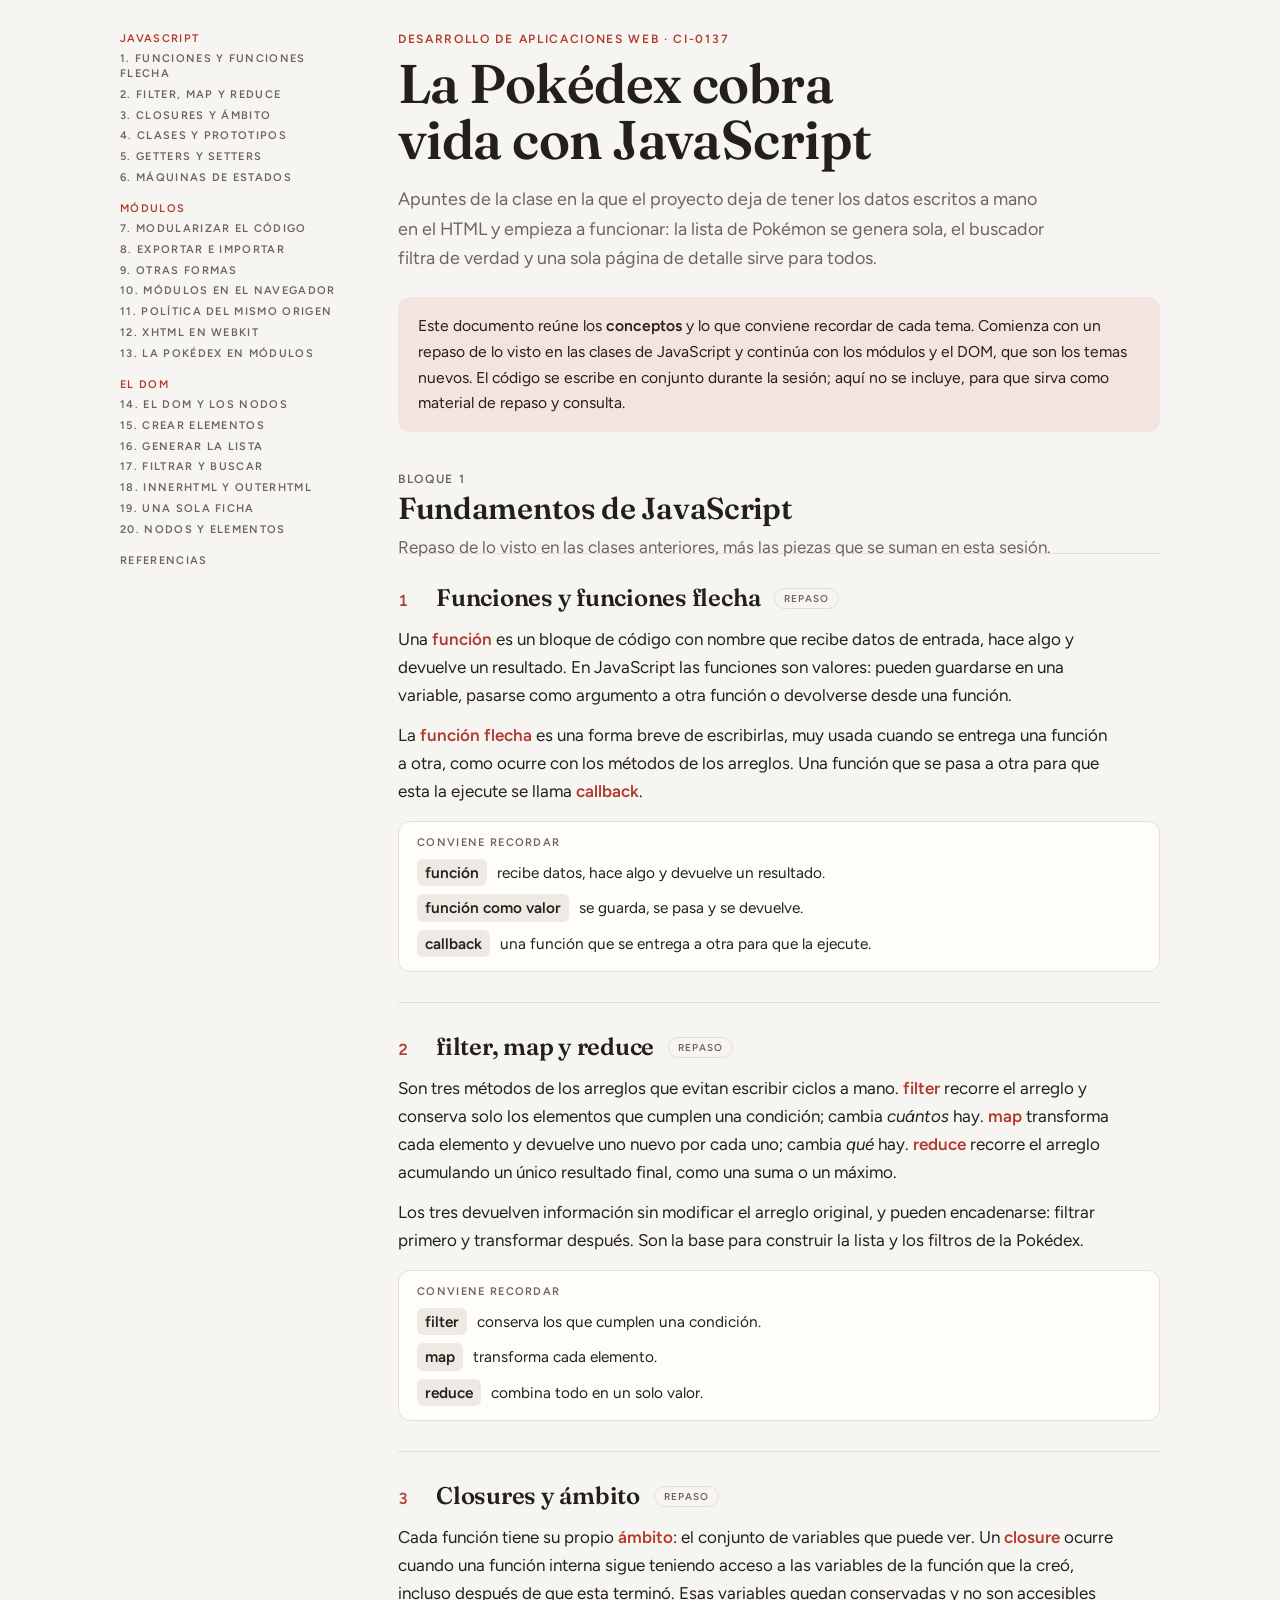
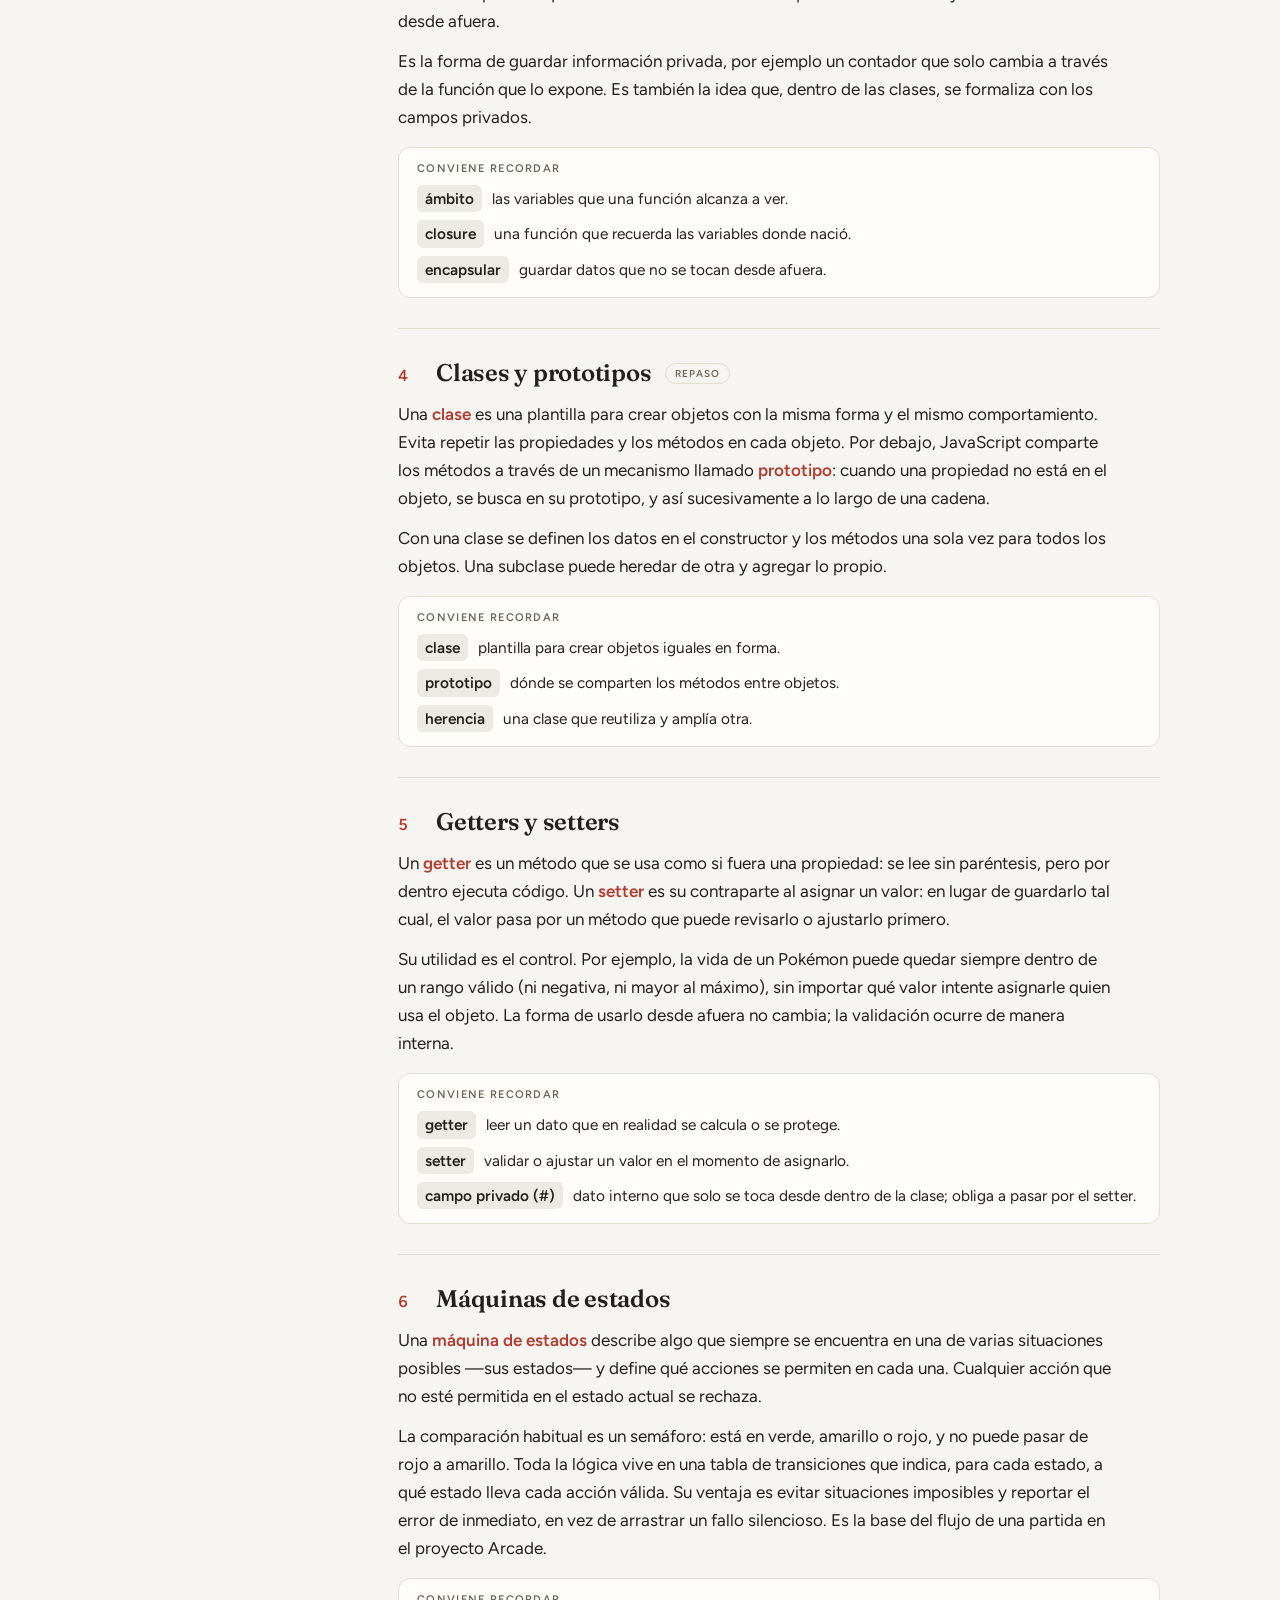
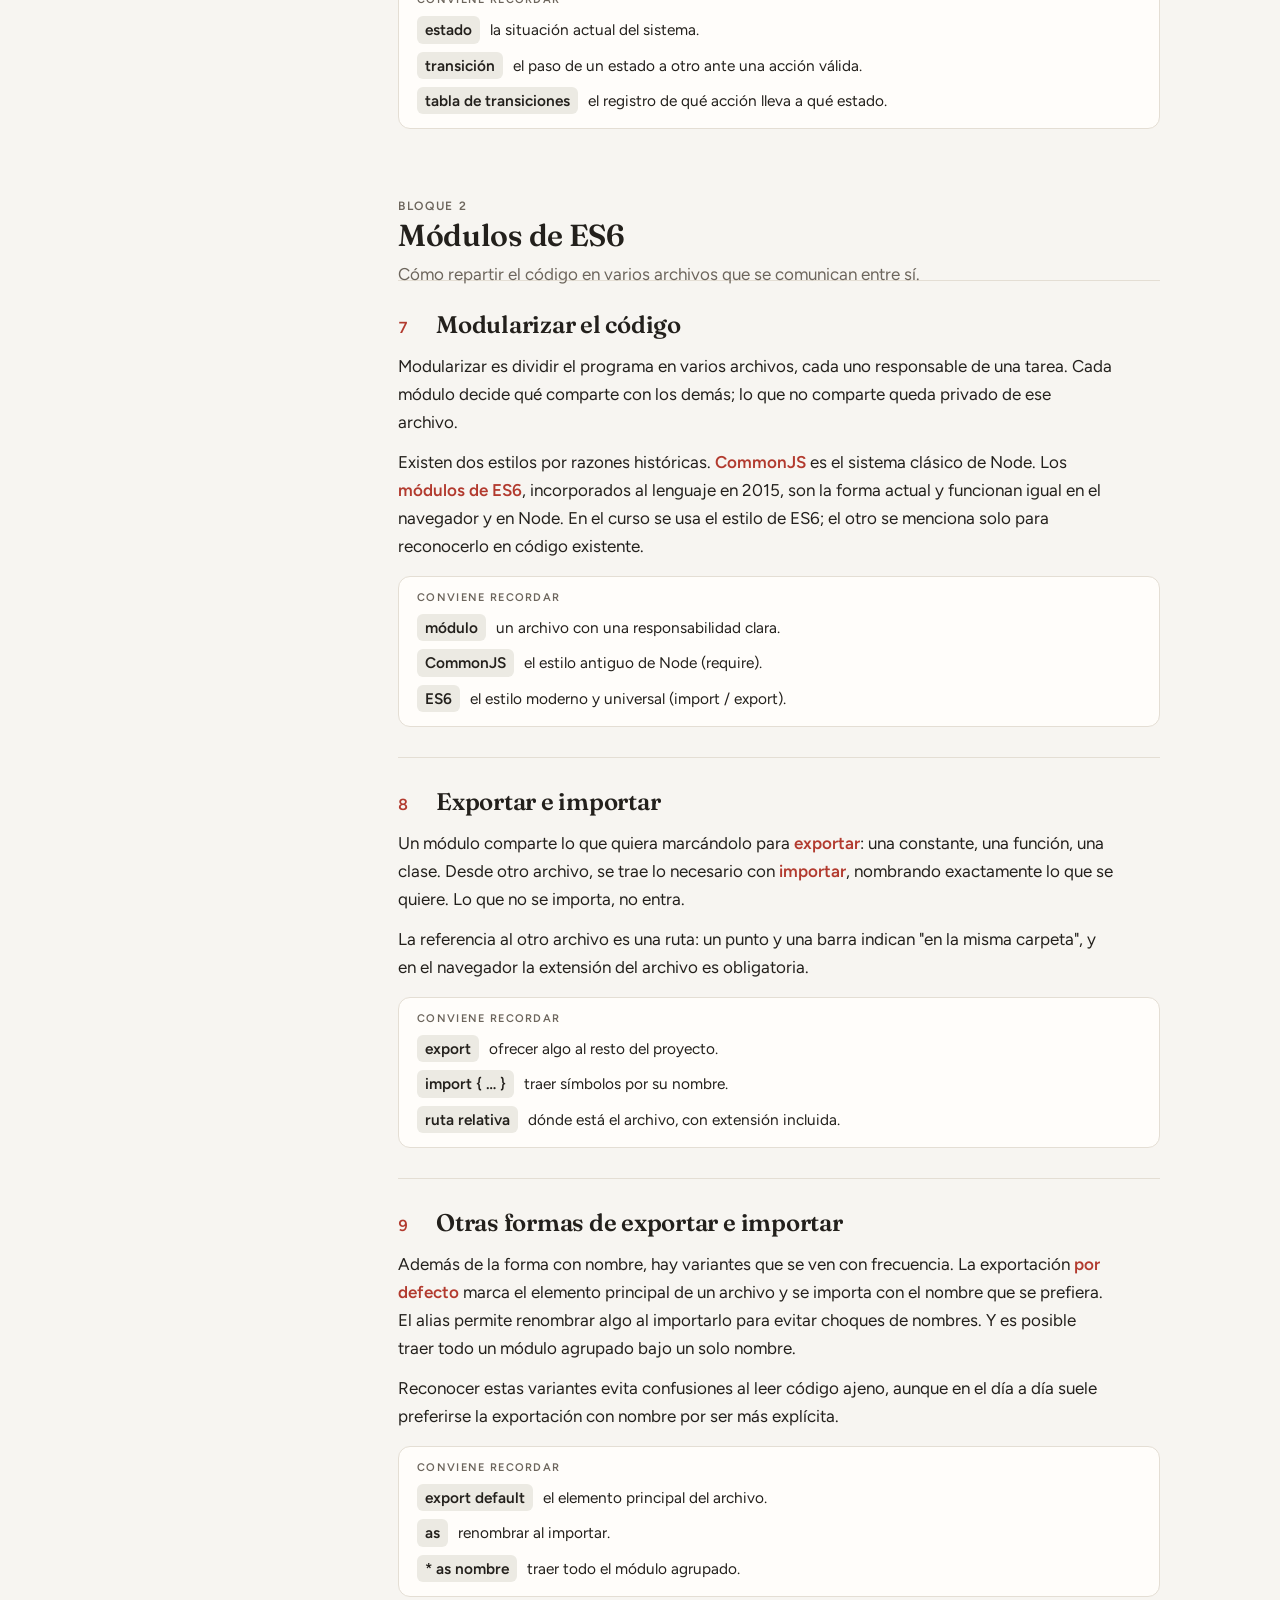
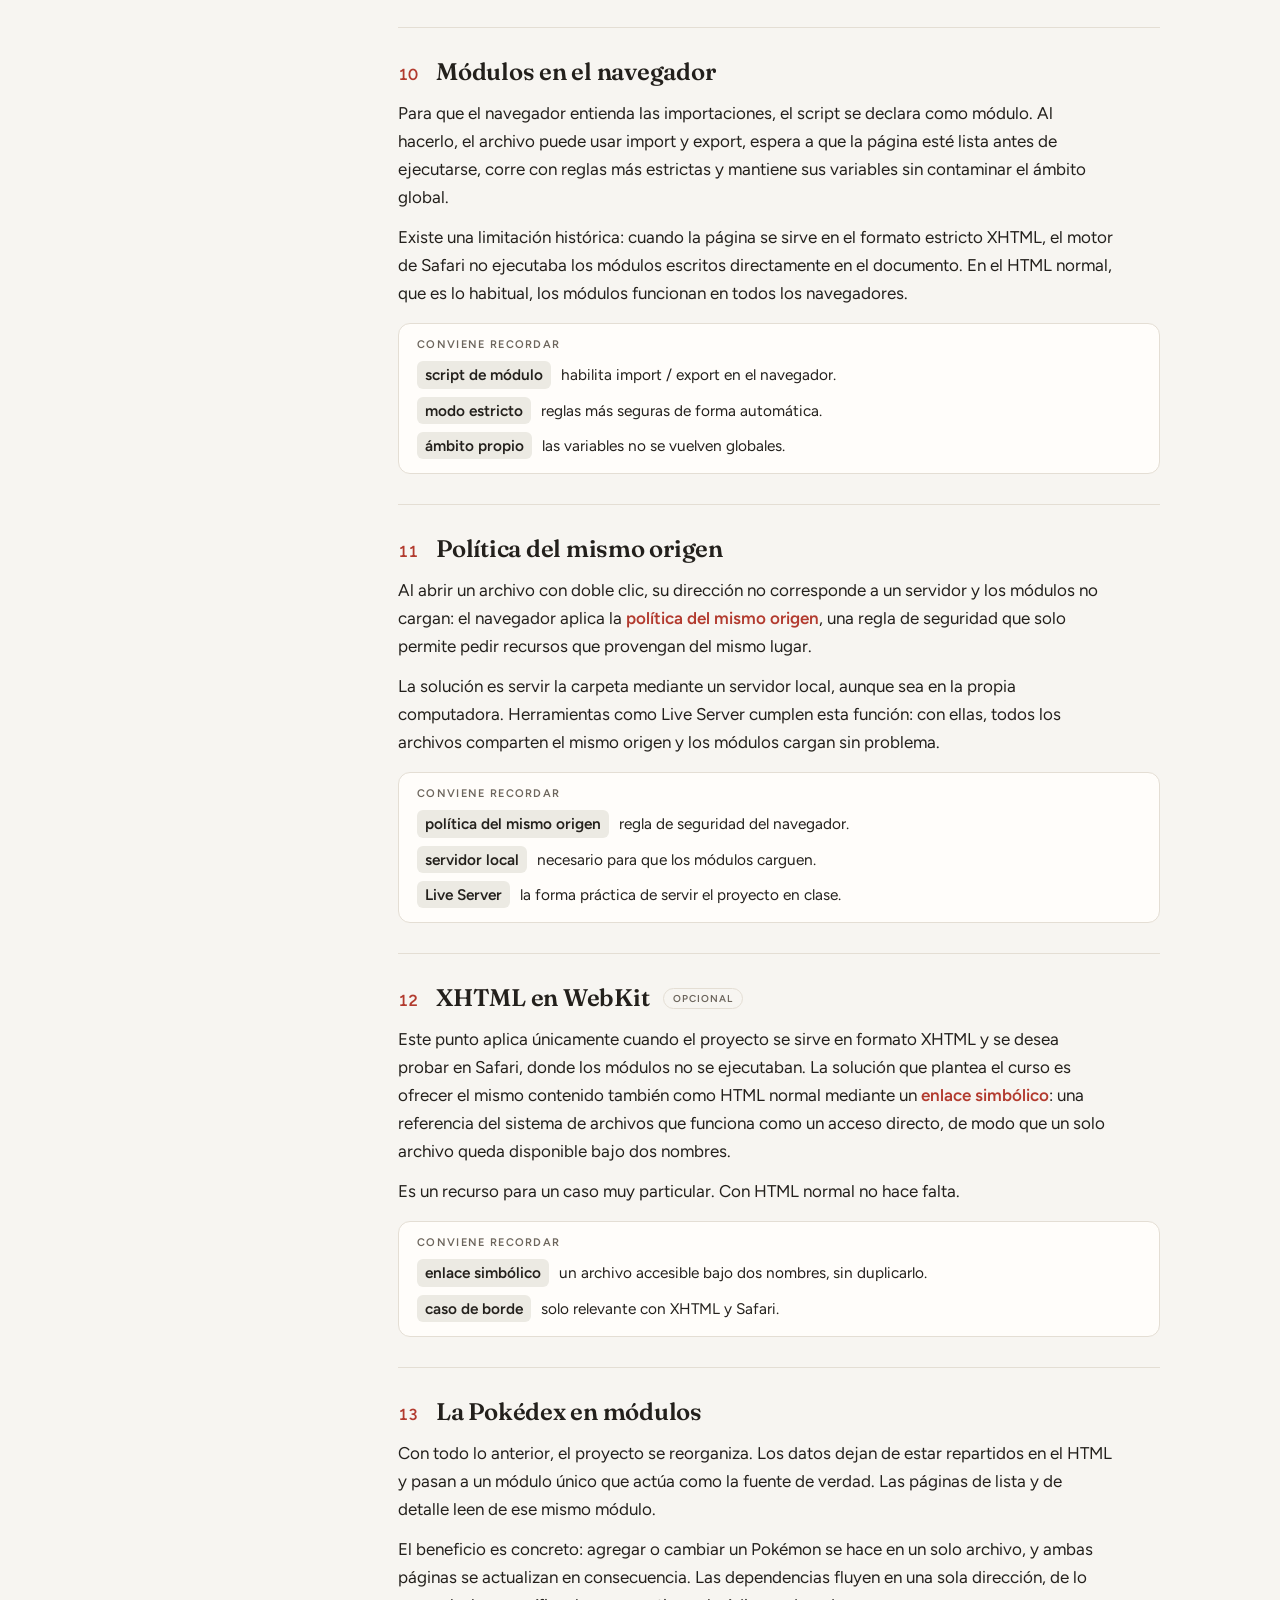
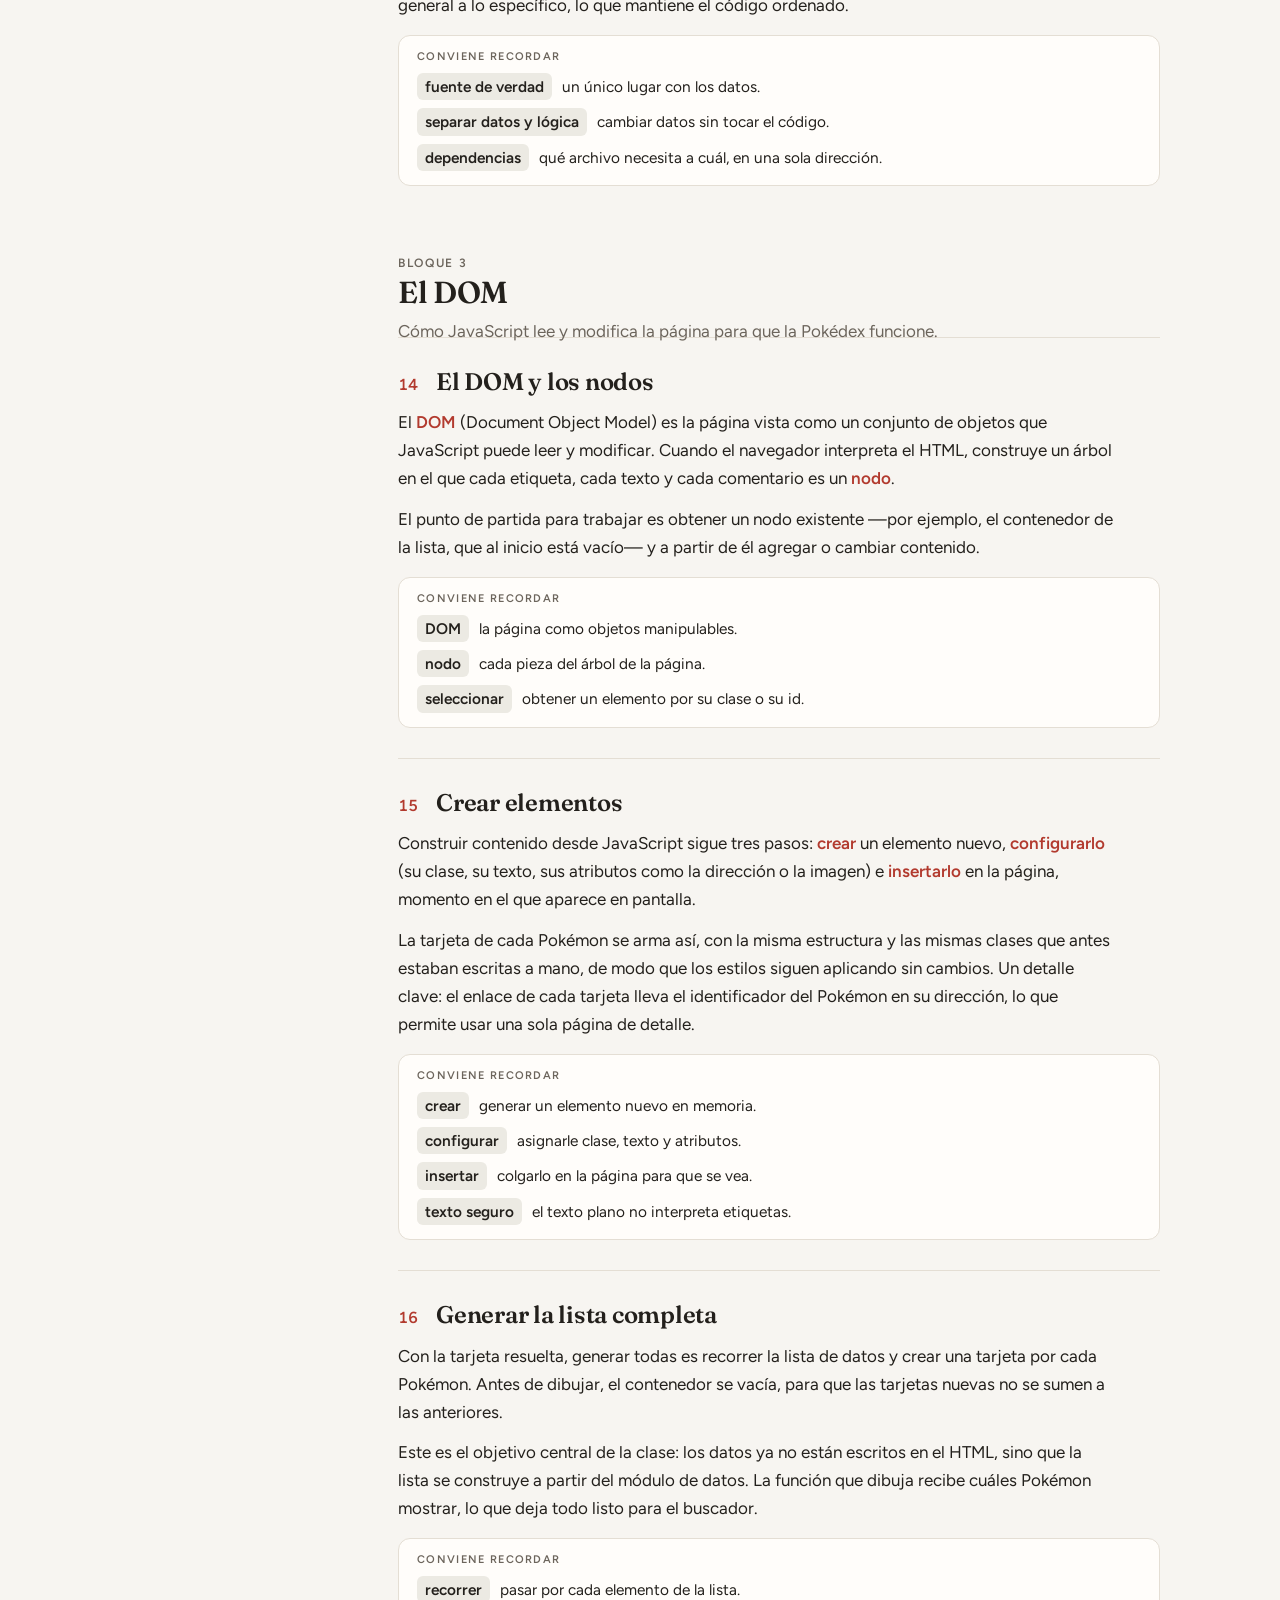
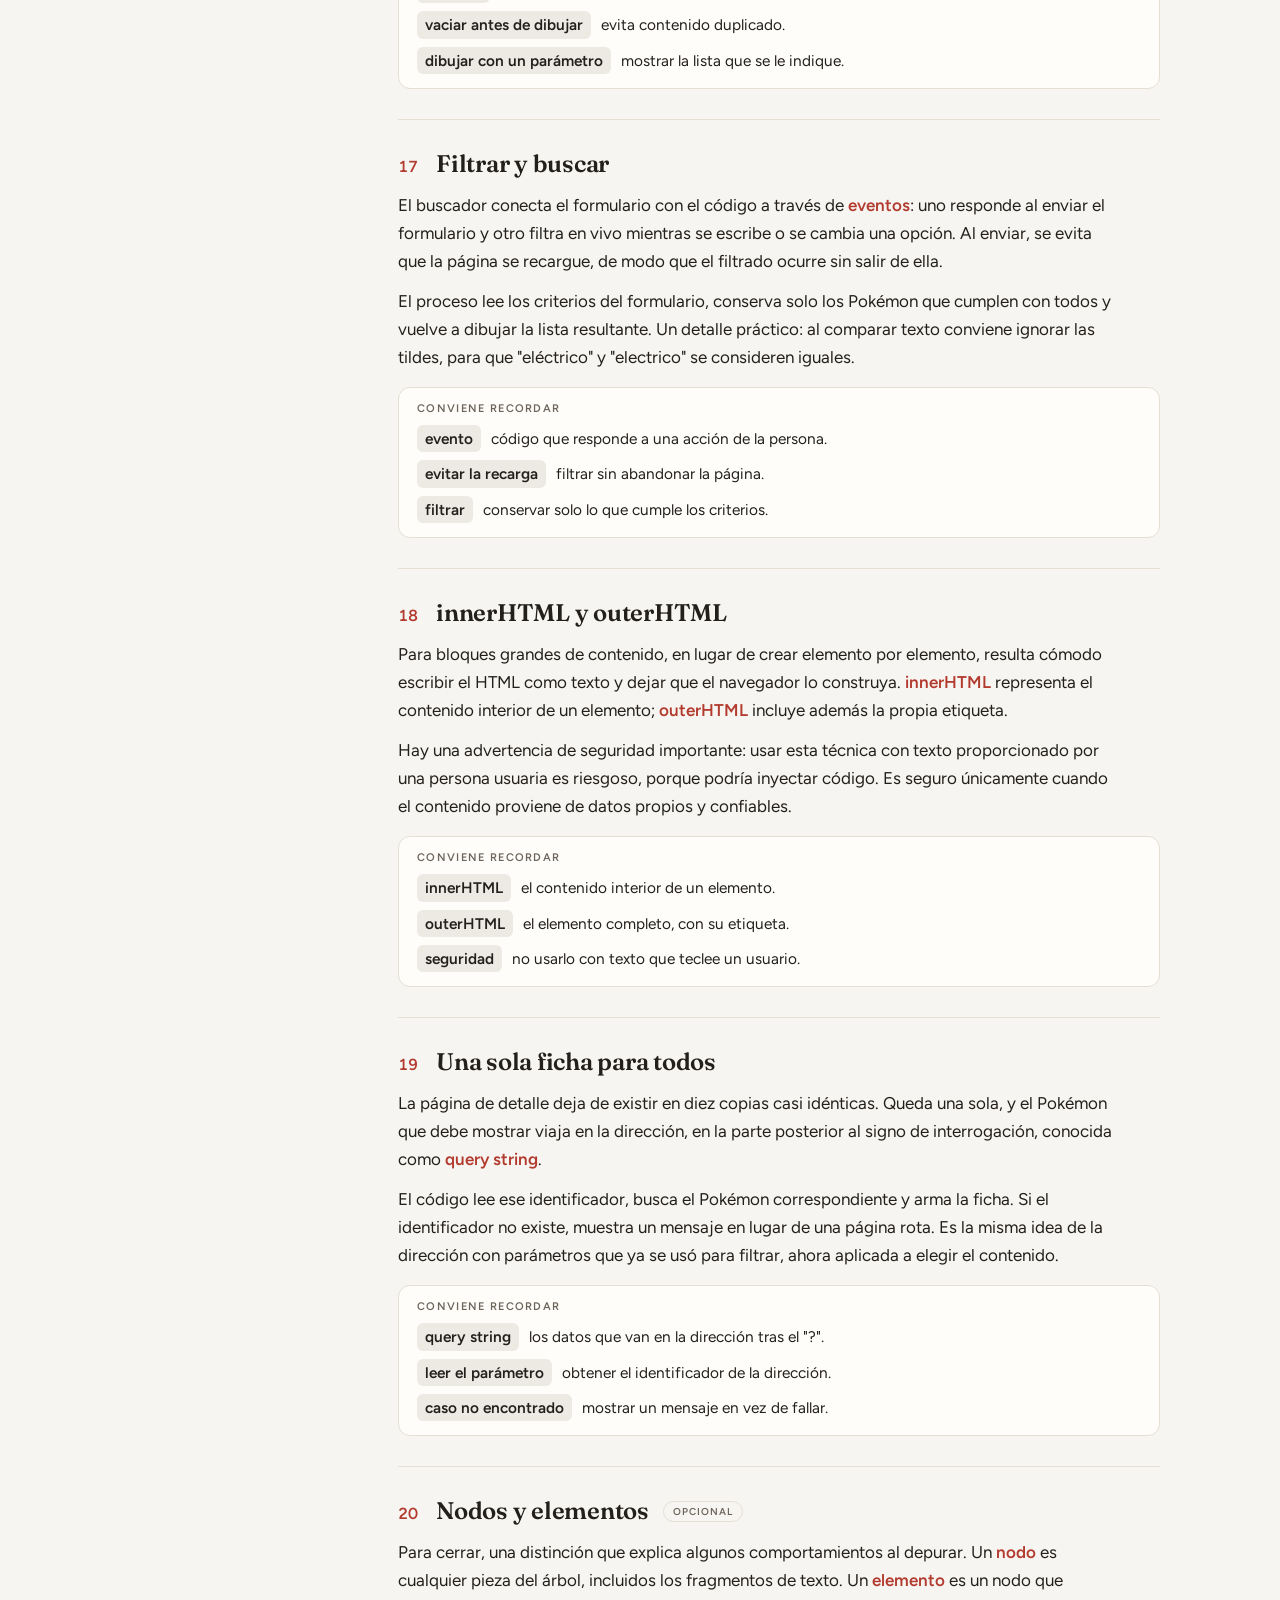
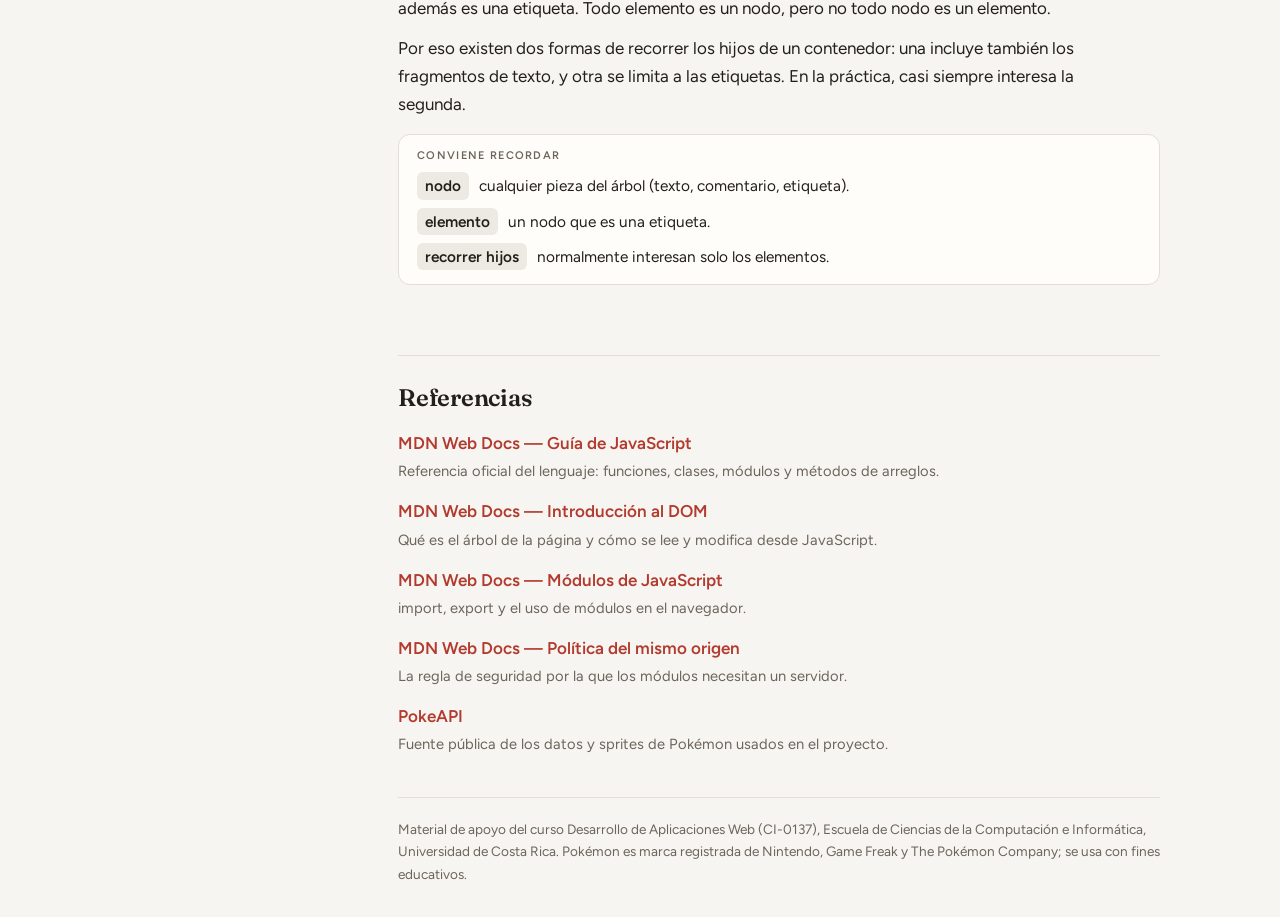
<file: docs/claseJavascript.html>
<!doctype html><html><head><meta charset=utf8><meta name=viewport content="width=device-width,initial-scale=1,viewport-fit=cover"><style>:root{color-scheme:light;box-sizing:border-box;padding-top:env(safe-area-inset-top,0px);padding-bottom:env(safe-area-inset-bottom,0px)}html{scroll-padding-top:env(safe-area-inset-top,0px)}body{margin:0;padding:0;font:14px -apple-system,BlinkMacSystemFont,sans-serif;background:#fff;color:#000}img{max-width:100%}[hidden]:not([hidden=until-found i]){display:none!important}</style></head><body>
<title>Pokédex con JavaScript</title>
<meta name="description" content="Apuntes del estudiante: conceptos de la clase donde la Pokédex cobra vida con JavaScript.">
<link rel="preconnect" href="https://fonts.googleapis.com">
<link rel="preconnect" href="https://fonts.gstatic.com" crossorigin>
<link rel="stylesheet" href="https://fonts.googleapis.com/css2?family=Fraunces:opsz,wght@9..144,500;9..144,600&family=Figtree:wght@400;500;600&display=swap">
<style>
/* Apuntes del estudiante. Layout: índice lateral + columna de lectura; sin bloques de código. */
:root{
  --bg:#f7f5f1; --surface:#fffdfa; --fg:#23201c; --muted:#6c655c; --line:#e4ded4;
  --accent:#b23a2e; --accent-soft:#f4e4e0; --chip:#eceae3; --ok:#2f6b4f;
  --serif:'Fraunces',Georgia,serif; --sans:'Figtree',system-ui,sans-serif;
}
@media (prefers-color-scheme:dark){:root:not([data-theme="light"]){
  --bg:#1a1814; --surface:#221f1a; --fg:#ece7df; --muted:#a69d90; --line:#352f27;
  --accent:#ef6a5a; --accent-soft:#38231f; --chip:#2b2721; --ok:#73c79b; color-scheme:dark;
}}
:root[data-theme="dark"]{
  --bg:#1a1814; --surface:#221f1a; --fg:#ece7df; --muted:#a69d90; --line:#352f27;
  --accent:#ef6a5a; --accent-soft:#38231f; --chip:#2b2721; --ok:#73c79b; color-scheme:dark;
}
*{box-sizing:border-box}
body{background:var(--bg);color:var(--fg);font:17px/1.65 var(--sans);padding-inline:16px;padding-block:32px}
.wrap{max-width:1040px;margin:0 auto;display:grid;grid-template-columns:230px minmax(0,1fr);gap:48px}
nav{position:sticky;top:calc(env(safe-area-inset-top,0px) + 20px);align-self:start;max-height:calc(100vh - 48px);overflow:auto;font-size:14px}
nav>ol{list-style:none;margin:0;padding:0;display:flex;flex-direction:column;gap:16px}
nav .blk{font:600 11px var(--sans);letter-spacing:.12em;text-transform:uppercase;color:var(--accent)}
nav .blk ol{list-style:none;margin:7px 0 0;padding:0;display:flex;flex-direction:column;gap:6px;counter-reset:n}
nav .blk a{color:var(--muted);text-decoration:none;display:block;line-height:1.35}
nav .blk a:hover{color:var(--fg)}
header.intro{margin-bottom:8px}
.eyebrow{font:600 12px var(--sans);letter-spacing:.14em;text-transform:uppercase;color:var(--accent);margin:0 0 10px}
h1{font:600 clamp(2.2rem,6vw,3.4rem)/1.03 var(--serif);margin:0 0 16px;letter-spacing:-.01em;text-wrap:balance}
.lead{font-size:1.12rem;color:var(--muted);max-width:60ch;margin:0 0 6px}
.lead strong{color:var(--fg);font-weight:600}
.callout{margin:24px 0 8px;padding:16px 20px;background:var(--accent-soft);border-radius:12px;font-size:.98rem;color:var(--fg)}
.callout b{font-weight:600}
section.step{padding:30px 0;border-top:1px solid var(--line);scroll-margin-top:20px}
.step__head{display:flex;align-items:baseline;gap:14px;margin-bottom:8px;flex-wrap:wrap}
.num{font:600 1rem var(--sans);color:var(--accent);font-variant-numeric:tabular-nums;min-width:2.4ch}
h2{font:600 1.5rem/1.2 var(--serif);margin:0;letter-spacing:-.01em;text-wrap:balance}
.tag{font:600 10px var(--sans);letter-spacing:.1em;text-transform:uppercase;color:var(--muted);border:1px solid var(--line);border-radius:99px;padding:3px 9px;align-self:center}
.step p{max-width:65ch;margin:12px 0}
.step p .term{font-family:var(--sans);font-weight:600;color:var(--accent)}
.keys{margin:16px 0 0;padding:14px 18px;background:var(--surface);border:1px solid var(--line);border-radius:12px}
.keys h3{font:600 11px var(--sans);letter-spacing:.12em;text-transform:uppercase;color:var(--muted);margin:0 0 10px}
.keys ul{margin:0;padding:0;list-style:none;display:flex;flex-direction:column;gap:8px}
.keys li{display:flex;gap:10px;align-items:baseline;font-size:.96rem}
.keys .k{font-family:var(--sans);font-weight:600;color:var(--fg);background:var(--chip);border-radius:6px;padding:1px 8px;white-space:nowrap}
.blockbanner{margin:40px 0 -8px;padding:0}
.blockbanner .eyebrow{margin-bottom:4px}
.blockbanner h2{font-size:1.9rem;border:0}
.blockbanner p{color:var(--muted);max-width:60ch;margin:6px 0 0}
.refs{border-top:1px solid var(--line);margin-top:40px;padding-top:28px}
.refs h2{font:600 1.5rem/1.2 var(--serif);margin:0 0 16px}
.refs ul{margin:0;padding:0;list-style:none;display:flex;flex-direction:column;gap:14px}
.refs li{display:flex;flex-direction:column;gap:2px}
.refs a{color:var(--accent);text-decoration:none;font-weight:600;word-break:break-word}
.refs a:hover{text-decoration:underline}
.refs .desc{color:var(--muted);font-size:.92rem}
footer{border-top:1px solid var(--line);margin-top:40px;padding-top:20px;color:var(--muted);font-size:.85rem}
@media (max-width:820px){.wrap{display:block}nav{position:static;max-height:none;margin-bottom:28px;border:1px solid var(--line);border-radius:12px;padding:16px 18px;background:var(--surface)}}
</style>

<div class="wrap">
<nav aria-label="Contenido">
  <ol>
    <li class="blk">JavaScript
      <ol>
        <li><a href="#s1">1. Funciones y funciones flecha</a></li>
        <li><a href="#s2">2. filter, map y reduce</a></li>
        <li><a href="#s3">3. Closures y ámbito</a></li>
        <li><a href="#s4">4. Clases y prototipos</a></li>
        <li><a href="#s5">5. Getters y setters</a></li>
        <li><a href="#s6">6. Máquinas de estados</a></li>
      </ol>
    </li>
    <li class="blk">Módulos
      <ol>
        <li><a href="#s7">7. Modularizar el código</a></li>
        <li><a href="#s8">8. Exportar e importar</a></li>
        <li><a href="#s9">9. Otras formas</a></li>
        <li><a href="#s10">10. Módulos en el navegador</a></li>
        <li><a href="#s11">11. Política del mismo origen</a></li>
        <li><a href="#s12">12. XHTML en WebKit</a></li>
        <li><a href="#s13">13. La Pokédex en módulos</a></li>
      </ol>
    </li>
    <li class="blk">El DOM
      <ol>
        <li><a href="#s14">14. El DOM y los nodos</a></li>
        <li><a href="#s15">15. Crear elementos</a></li>
        <li><a href="#s16">16. Generar la lista</a></li>
        <li><a href="#s17">17. Filtrar y buscar</a></li>
        <li><a href="#s18">18. innerHTML y outerHTML</a></li>
        <li><a href="#s19">19. Una sola ficha</a></li>
        <li><a href="#s20">20. Nodos y elementos</a></li>
      </ol>
    </li>
    <li class="blk"><a href="#refs">Referencias</a></li>
  </ol>
</nav>

<main>
<header class="intro">
  <p class="eyebrow">Desarrollo de Aplicaciones Web · CI-0137</p>
  <h1>La Pokédex cobra vida con JavaScript</h1>
  <p class="lead">Apuntes de la clase en la que el proyecto deja de tener los datos escritos a mano en el HTML y empieza a funcionar: la lista de Pokémon se genera sola, el buscador filtra de verdad y una sola página de detalle sirve para todos.</p>
  <div class="callout">Este documento reúne los <b>conceptos</b> y lo que conviene recordar de cada tema. Comienza con un repaso de lo visto en las clases de JavaScript y continúa con los módulos y el DOM, que son los temas nuevos. El código se escribe en conjunto durante la sesión; aquí no se incluye, para que sirva como material de repaso y consulta.</div>
</header>

<div class="blockbanner">
  <p class="eyebrow">Bloque 1</p>
  <h2>Fundamentos de JavaScript</h2>
  <p>Repaso de lo visto en las clases anteriores, más las piezas que se suman en esta sesión.</p>
</div>

<section class="step" id="s1">
  <div class="step__head"><span class="num">1</span><h2>Funciones y funciones flecha</h2><span class="tag">Repaso</span></div>
  <p>Una <span class="term">función</span> es un bloque de código con nombre que recibe datos de entrada, hace algo y devuelve un resultado. En JavaScript las funciones son valores: pueden guardarse en una variable, pasarse como argumento a otra función o devolverse desde una función.</p>
  <p>La <span class="term">función flecha</span> es una forma breve de escribirlas, muy usada cuando se entrega una función a otra, como ocurre con los métodos de los arreglos. Una función que se pasa a otra para que esta la ejecute se llama <span class="term">callback</span>.</p>
  <div class="keys"><h3>Conviene recordar</h3><ul>
    <li><span class="k">función</span> recibe datos, hace algo y devuelve un resultado.</li>
    <li><span class="k">función como valor</span> se guarda, se pasa y se devuelve.</li>
    <li><span class="k">callback</span> una función que se entrega a otra para que la ejecute.</li>
  </ul></div>
</section>

<section class="step" id="s2">
  <div class="step__head"><span class="num">2</span><h2>filter, map y reduce</h2><span class="tag">Repaso</span></div>
  <p>Son tres métodos de los arreglos que evitan escribir ciclos a mano. <span class="term">filter</span> recorre el arreglo y conserva solo los elementos que cumplen una condición; cambia <em>cuántos</em> hay. <span class="term">map</span> transforma cada elemento y devuelve uno nuevo por cada uno; cambia <em>qué</em> hay. <span class="term">reduce</span> recorre el arreglo acumulando un único resultado final, como una suma o un máximo.</p>
  <p>Los tres devuelven información sin modificar el arreglo original, y pueden encadenarse: filtrar primero y transformar después. Son la base para construir la lista y los filtros de la Pokédex.</p>
  <div class="keys"><h3>Conviene recordar</h3><ul>
    <li><span class="k">filter</span> conserva los que cumplen una condición.</li>
    <li><span class="k">map</span> transforma cada elemento.</li>
    <li><span class="k">reduce</span> combina todo en un solo valor.</li>
  </ul></div>
</section>

<section class="step" id="s3">
  <div class="step__head"><span class="num">3</span><h2>Closures y ámbito</h2><span class="tag">Repaso</span></div>
  <p>Cada función tiene su propio <span class="term">ámbito</span>: el conjunto de variables que puede ver. Un <span class="term">closure</span> ocurre cuando una función interna sigue teniendo acceso a las variables de la función que la creó, incluso después de que esta terminó. Esas variables quedan conservadas y no son accesibles desde afuera.</p>
  <p>Es la forma de guardar información privada, por ejemplo un contador que solo cambia a través de la función que lo expone. Es también la idea que, dentro de las clases, se formaliza con los campos privados.</p>
  <div class="keys"><h3>Conviene recordar</h3><ul>
    <li><span class="k">ámbito</span> las variables que una función alcanza a ver.</li>
    <li><span class="k">closure</span> una función que recuerda las variables donde nació.</li>
    <li><span class="k">encapsular</span> guardar datos que no se tocan desde afuera.</li>
  </ul></div>
</section>

<section class="step" id="s4">
  <div class="step__head"><span class="num">4</span><h2>Clases y prototipos</h2><span class="tag">Repaso</span></div>
  <p>Una <span class="term">clase</span> es una plantilla para crear objetos con la misma forma y el mismo comportamiento. Evita repetir las propiedades y los métodos en cada objeto. Por debajo, JavaScript comparte los métodos a través de un mecanismo llamado <span class="term">prototipo</span>: cuando una propiedad no está en el objeto, se busca en su prototipo, y así sucesivamente a lo largo de una cadena.</p>
  <p>Con una clase se definen los datos en el constructor y los métodos una sola vez para todos los objetos. Una subclase puede heredar de otra y agregar lo propio.</p>
  <div class="keys"><h3>Conviene recordar</h3><ul>
    <li><span class="k">clase</span> plantilla para crear objetos iguales en forma.</li>
    <li><span class="k">prototipo</span> dónde se comparten los métodos entre objetos.</li>
    <li><span class="k">herencia</span> una clase que reutiliza y amplía otra.</li>
  </ul></div>
</section>

<section class="step" id="s5">
  <div class="step__head"><span class="num">5</span><h2>Getters y setters</h2></div>
  <p>Un <span class="term">getter</span> es un método que se usa como si fuera una propiedad: se lee sin paréntesis, pero por dentro ejecuta código. Un <span class="term">setter</span> es su contraparte al asignar un valor: en lugar de guardarlo tal cual, el valor pasa por un método que puede revisarlo o ajustarlo primero.</p>
  <p>Su utilidad es el control. Por ejemplo, la vida de un Pokémon puede quedar siempre dentro de un rango válido (ni negativa, ni mayor al máximo), sin importar qué valor intente asignarle quien usa el objeto. La forma de usarlo desde afuera no cambia; la validación ocurre de manera interna.</p>
  <div class="keys"><h3>Conviene recordar</h3><ul>
    <li><span class="k">getter</span> leer un dato que en realidad se calcula o se protege.</li>
    <li><span class="k">setter</span> validar o ajustar un valor en el momento de asignarlo.</li>
    <li><span class="k">campo privado (#)</span> dato interno que solo se toca desde dentro de la clase; obliga a pasar por el setter.</li>
  </ul></div>
</section>

<section class="step" id="s6">
  <div class="step__head"><span class="num">6</span><h2>Máquinas de estados</h2></div>
  <p>Una <span class="term">máquina de estados</span> describe algo que siempre se encuentra en una de varias situaciones posibles —sus estados— y define qué acciones se permiten en cada una. Cualquier acción que no esté permitida en el estado actual se rechaza.</p>
  <p>La comparación habitual es un semáforo: está en verde, amarillo o rojo, y no puede pasar de rojo a amarillo. Toda la lógica vive en una tabla de transiciones que indica, para cada estado, a qué estado lleva cada acción válida. Su ventaja es evitar situaciones imposibles y reportar el error de inmediato, en vez de arrastrar un fallo silencioso. Es la base del flujo de una partida en el proyecto Arcade.</p>
  <div class="keys"><h3>Conviene recordar</h3><ul>
    <li><span class="k">estado</span> la situación actual del sistema.</li>
    <li><span class="k">transición</span> el paso de un estado a otro ante una acción válida.</li>
    <li><span class="k">tabla de transiciones</span> el registro de qué acción lleva a qué estado.</li>
  </ul></div>
</section>

<div class="blockbanner">
  <p class="eyebrow">Bloque 2</p>
  <h2>Módulos de ES6</h2>
  <p>Cómo repartir el código en varios archivos que se comunican entre sí.</p>
</div>

<section class="step" id="s7">
  <div class="step__head"><span class="num">7</span><h2>Modularizar el código</h2></div>
  <p>Modularizar es dividir el programa en varios archivos, cada uno responsable de una tarea. Cada módulo decide qué comparte con los demás; lo que no comparte queda privado de ese archivo.</p>
  <p>Existen dos estilos por razones históricas. <span class="term">CommonJS</span> es el sistema clásico de Node. Los <span class="term">módulos de ES6</span>, incorporados al lenguaje en 2015, son la forma actual y funcionan igual en el navegador y en Node. En el curso se usa el estilo de ES6; el otro se menciona solo para reconocerlo en código existente.</p>
  <div class="keys"><h3>Conviene recordar</h3><ul>
    <li><span class="k">módulo</span> un archivo con una responsabilidad clara.</li>
    <li><span class="k">CommonJS</span> el estilo antiguo de Node (require).</li>
    <li><span class="k">ES6</span> el estilo moderno y universal (import / export).</li>
  </ul></div>
</section>

<section class="step" id="s8">
  <div class="step__head"><span class="num">8</span><h2>Exportar e importar</h2></div>
  <p>Un módulo comparte lo que quiera marcándolo para <span class="term">exportar</span>: una constante, una función, una clase. Desde otro archivo, se trae lo necesario con <span class="term">importar</span>, nombrando exactamente lo que se quiere. Lo que no se importa, no entra.</p>
  <p>La referencia al otro archivo es una ruta: un punto y una barra indican "en la misma carpeta", y en el navegador la extensión del archivo es obligatoria.</p>
  <div class="keys"><h3>Conviene recordar</h3><ul>
    <li><span class="k">export</span> ofrecer algo al resto del proyecto.</li>
    <li><span class="k">import { … }</span> traer símbolos por su nombre.</li>
    <li><span class="k">ruta relativa</span> dónde está el archivo, con extensión incluida.</li>
  </ul></div>
</section>

<section class="step" id="s9">
  <div class="step__head"><span class="num">9</span><h2>Otras formas de exportar e importar</h2></div>
  <p>Además de la forma con nombre, hay variantes que se ven con frecuencia. La exportación <span class="term">por defecto</span> marca el elemento principal de un archivo y se importa con el nombre que se prefiera. El alias permite renombrar algo al importarlo para evitar choques de nombres. Y es posible traer todo un módulo agrupado bajo un solo nombre.</p>
  <p>Reconocer estas variantes evita confusiones al leer código ajeno, aunque en el día a día suele preferirse la exportación con nombre por ser más explícita.</p>
  <div class="keys"><h3>Conviene recordar</h3><ul>
    <li><span class="k">export default</span> el elemento principal del archivo.</li>
    <li><span class="k">as</span> renombrar al importar.</li>
    <li><span class="k">* as nombre</span> traer todo el módulo agrupado.</li>
  </ul></div>
</section>

<section class="step" id="s10">
  <div class="step__head"><span class="num">10</span><h2>Módulos en el navegador</h2></div>
  <p>Para que el navegador entienda las importaciones, el script se declara como módulo. Al hacerlo, el archivo puede usar import y export, espera a que la página esté lista antes de ejecutarse, corre con reglas más estrictas y mantiene sus variables sin contaminar el ámbito global.</p>
  <p>Existe una limitación histórica: cuando la página se sirve en el formato estricto XHTML, el motor de Safari no ejecutaba los módulos escritos directamente en el documento. En el HTML normal, que es lo habitual, los módulos funcionan en todos los navegadores.</p>
  <div class="keys"><h3>Conviene recordar</h3><ul>
    <li><span class="k">script de módulo</span> habilita import / export en el navegador.</li>
    <li><span class="k">modo estricto</span> reglas más seguras de forma automática.</li>
    <li><span class="k">ámbito propio</span> las variables no se vuelven globales.</li>
  </ul></div>
</section>

<section class="step" id="s11">
  <div class="step__head"><span class="num">11</span><h2>Política del mismo origen</h2></div>
  <p>Al abrir un archivo con doble clic, su dirección no corresponde a un servidor y los módulos no cargan: el navegador aplica la <span class="term">política del mismo origen</span>, una regla de seguridad que solo permite pedir recursos que provengan del mismo lugar.</p>
  <p>La solución es servir la carpeta mediante un servidor local, aunque sea en la propia computadora. Herramientas como Live Server cumplen esta función: con ellas, todos los archivos comparten el mismo origen y los módulos cargan sin problema.</p>
  <div class="keys"><h3>Conviene recordar</h3><ul>
    <li><span class="k">política del mismo origen</span> regla de seguridad del navegador.</li>
    <li><span class="k">servidor local</span> necesario para que los módulos carguen.</li>
    <li><span class="k">Live Server</span> la forma práctica de servir el proyecto en clase.</li>
  </ul></div>
</section>

<section class="step" id="s12">
  <div class="step__head"><span class="num">12</span><h2>XHTML en WebKit</h2><span class="tag">Opcional</span></div>
  <p>Este punto aplica únicamente cuando el proyecto se sirve en formato XHTML y se desea probar en Safari, donde los módulos no se ejecutaban. La solución que plantea el curso es ofrecer el mismo contenido también como HTML normal mediante un <span class="term">enlace simbólico</span>: una referencia del sistema de archivos que funciona como un acceso directo, de modo que un solo archivo queda disponible bajo dos nombres.</p>
  <p>Es un recurso para un caso muy particular. Con HTML normal no hace falta.</p>
  <div class="keys"><h3>Conviene recordar</h3><ul>
    <li><span class="k">enlace simbólico</span> un archivo accesible bajo dos nombres, sin duplicarlo.</li>
    <li><span class="k">caso de borde</span> solo relevante con XHTML y Safari.</li>
  </ul></div>
</section>

<section class="step" id="s13">
  <div class="step__head"><span class="num">13</span><h2>La Pokédex en módulos</h2></div>
  <p>Con todo lo anterior, el proyecto se reorganiza. Los datos dejan de estar repartidos en el HTML y pasan a un módulo único que actúa como la fuente de verdad. Las páginas de lista y de detalle leen de ese mismo módulo.</p>
  <p>El beneficio es concreto: agregar o cambiar un Pokémon se hace en un solo archivo, y ambas páginas se actualizan en consecuencia. Las dependencias fluyen en una sola dirección, de lo general a lo específico, lo que mantiene el código ordenado.</p>
  <div class="keys"><h3>Conviene recordar</h3><ul>
    <li><span class="k">fuente de verdad</span> un único lugar con los datos.</li>
    <li><span class="k">separar datos y lógica</span> cambiar datos sin tocar el código.</li>
    <li><span class="k">dependencias</span> qué archivo necesita a cuál, en una sola dirección.</li>
  </ul></div>
</section>

<div class="blockbanner">
  <p class="eyebrow">Bloque 3</p>
  <h2>El DOM</h2>
  <p>Cómo JavaScript lee y modifica la página para que la Pokédex funcione.</p>
</div>

<section class="step" id="s14">
  <div class="step__head"><span class="num">14</span><h2>El DOM y los nodos</h2></div>
  <p>El <span class="term">DOM</span> (Document Object Model) es la página vista como un conjunto de objetos que JavaScript puede leer y modificar. Cuando el navegador interpreta el HTML, construye un árbol en el que cada etiqueta, cada texto y cada comentario es un <span class="term">nodo</span>.</p>
  <p>El punto de partida para trabajar es obtener un nodo existente —por ejemplo, el contenedor de la lista, que al inicio está vacío— y a partir de él agregar o cambiar contenido.</p>
  <div class="keys"><h3>Conviene recordar</h3><ul>
    <li><span class="k">DOM</span> la página como objetos manipulables.</li>
    <li><span class="k">nodo</span> cada pieza del árbol de la página.</li>
    <li><span class="k">seleccionar</span> obtener un elemento por su clase o su id.</li>
  </ul></div>
</section>

<section class="step" id="s15">
  <div class="step__head"><span class="num">15</span><h2>Crear elementos</h2></div>
  <p>Construir contenido desde JavaScript sigue tres pasos: <span class="term">crear</span> un elemento nuevo, <span class="term">configurarlo</span> (su clase, su texto, sus atributos como la dirección o la imagen) e <span class="term">insertarlo</span> en la página, momento en el que aparece en pantalla.</p>
  <p>La tarjeta de cada Pokémon se arma así, con la misma estructura y las mismas clases que antes estaban escritas a mano, de modo que los estilos siguen aplicando sin cambios. Un detalle clave: el enlace de cada tarjeta lleva el identificador del Pokémon en su dirección, lo que permite usar una sola página de detalle.</p>
  <div class="keys"><h3>Conviene recordar</h3><ul>
    <li><span class="k">crear</span> generar un elemento nuevo en memoria.</li>
    <li><span class="k">configurar</span> asignarle clase, texto y atributos.</li>
    <li><span class="k">insertar</span> colgarlo en la página para que se vea.</li>
    <li><span class="k">texto seguro</span> el texto plano no interpreta etiquetas.</li>
  </ul></div>
</section>

<section class="step" id="s16">
  <div class="step__head"><span class="num">16</span><h2>Generar la lista completa</h2></div>
  <p>Con la tarjeta resuelta, generar todas es recorrer la lista de datos y crear una tarjeta por cada Pokémon. Antes de dibujar, el contenedor se vacía, para que las tarjetas nuevas no se sumen a las anteriores.</p>
  <p>Este es el objetivo central de la clase: los datos ya no están escritos en el HTML, sino que la lista se construye a partir del módulo de datos. La función que dibuja recibe cuáles Pokémon mostrar, lo que deja todo listo para el buscador.</p>
  <div class="keys"><h3>Conviene recordar</h3><ul>
    <li><span class="k">recorrer</span> pasar por cada elemento de la lista.</li>
    <li><span class="k">vaciar antes de dibujar</span> evita contenido duplicado.</li>
    <li><span class="k">dibujar con un parámetro</span> mostrar la lista que se le indique.</li>
  </ul></div>
</section>

<section class="step" id="s17">
  <div class="step__head"><span class="num">17</span><h2>Filtrar y buscar</h2></div>
  <p>El buscador conecta el formulario con el código a través de <span class="term">eventos</span>: uno responde al enviar el formulario y otro filtra en vivo mientras se escribe o se cambia una opción. Al enviar, se evita que la página se recargue, de modo que el filtrado ocurre sin salir de ella.</p>
  <p>El proceso lee los criterios del formulario, conserva solo los Pokémon que cumplen con todos y vuelve a dibujar la lista resultante. Un detalle práctico: al comparar texto conviene ignorar las tildes, para que "eléctrico" y "electrico" se consideren iguales.</p>
  <div class="keys"><h3>Conviene recordar</h3><ul>
    <li><span class="k">evento</span> código que responde a una acción de la persona.</li>
    <li><span class="k">evitar la recarga</span> filtrar sin abandonar la página.</li>
    <li><span class="k">filtrar</span> conservar solo lo que cumple los criterios.</li>
  </ul></div>
</section>

<section class="step" id="s18">
  <div class="step__head"><span class="num">18</span><h2>innerHTML y outerHTML</h2></div>
  <p>Para bloques grandes de contenido, en lugar de crear elemento por elemento, resulta cómodo escribir el HTML como texto y dejar que el navegador lo construya. <span class="term">innerHTML</span> representa el contenido interior de un elemento; <span class="term">outerHTML</span> incluye además la propia etiqueta.</p>
  <p>Hay una advertencia de seguridad importante: usar esta técnica con texto proporcionado por una persona usuaria es riesgoso, porque podría inyectar código. Es seguro únicamente cuando el contenido proviene de datos propios y confiables.</p>
  <div class="keys"><h3>Conviene recordar</h3><ul>
    <li><span class="k">innerHTML</span> el contenido interior de un elemento.</li>
    <li><span class="k">outerHTML</span> el elemento completo, con su etiqueta.</li>
    <li><span class="k">seguridad</span> no usarlo con texto que teclee un usuario.</li>
  </ul></div>
</section>

<section class="step" id="s19">
  <div class="step__head"><span class="num">19</span><h2>Una sola ficha para todos</h2></div>
  <p>La página de detalle deja de existir en diez copias casi idénticas. Queda una sola, y el Pokémon que debe mostrar viaja en la dirección, en la parte posterior al signo de interrogación, conocida como <span class="term">query string</span>.</p>
  <p>El código lee ese identificador, busca el Pokémon correspondiente y arma la ficha. Si el identificador no existe, muestra un mensaje en lugar de una página rota. Es la misma idea de la dirección con parámetros que ya se usó para filtrar, ahora aplicada a elegir el contenido.</p>
  <div class="keys"><h3>Conviene recordar</h3><ul>
    <li><span class="k">query string</span> los datos que van en la dirección tras el "?".</li>
    <li><span class="k">leer el parámetro</span> obtener el identificador de la dirección.</li>
    <li><span class="k">caso no encontrado</span> mostrar un mensaje en vez de fallar.</li>
  </ul></div>
</section>

<section class="step" id="s20">
  <div class="step__head"><span class="num">20</span><h2>Nodos y elementos</h2><span class="tag">Opcional</span></div>
  <p>Para cerrar, una distinción que explica algunos comportamientos al depurar. Un <span class="term">nodo</span> es cualquier pieza del árbol, incluidos los fragmentos de texto. Un <span class="term">elemento</span> es un nodo que además es una etiqueta. Todo elemento es un nodo, pero no todo nodo es un elemento.</p>
  <p>Por eso existen dos formas de recorrer los hijos de un contenedor: una incluye también los fragmentos de texto, y otra se limita a las etiquetas. En la práctica, casi siempre interesa la segunda.</p>
  <div class="keys"><h3>Conviene recordar</h3><ul>
    <li><span class="k">nodo</span> cualquier pieza del árbol (texto, comentario, etiqueta).</li>
    <li><span class="k">elemento</span> un nodo que es una etiqueta.</li>
    <li><span class="k">recorrer hijos</span> normalmente interesan solo los elementos.</li>
  </ul></div>
</section>

<section class="refs" id="refs">
  <h2>Referencias</h2>
  <ul>
    <li>
      <a href="https://developer.mozilla.org/es/docs/Web/JavaScript/Guide" target="_blank" rel="noopener">MDN Web Docs — Guía de JavaScript</a>
      <span class="desc">Referencia oficial del lenguaje: funciones, clases, módulos y métodos de arreglos.</span>
    </li>
    <li>
      <a href="https://developer.mozilla.org/es/docs/Web/API/Document_Object_Model/Introduction" target="_blank" rel="noopener">MDN Web Docs — Introducción al DOM</a>
      <span class="desc">Qué es el árbol de la página y cómo se lee y modifica desde JavaScript.</span>
    </li>
    <li>
      <a href="https://developer.mozilla.org/es/docs/Web/JavaScript/Guide/Modules" target="_blank" rel="noopener">MDN Web Docs — Módulos de JavaScript</a>
      <span class="desc">import, export y el uso de módulos en el navegador.</span>
    </li>
    <li>
      <a href="https://developer.mozilla.org/es/docs/Web/Security/Same-origin_policy" target="_blank" rel="noopener">MDN Web Docs — Política del mismo origen</a>
      <span class="desc">La regla de seguridad por la que los módulos necesitan un servidor.</span>
    </li>
    <li>
      <a href="https://pokeapi.co/" target="_blank" rel="noopener">PokeAPI</a>
      <span class="desc">Fuente pública de los datos y sprites de Pokémon usados en el proyecto.</span>
    </li>
  </ul>
</section>

<footer>
  Material de apoyo del curso Desarrollo de Aplicaciones Web (CI-0137), Escuela de Ciencias de la Computación e Informática, Universidad de Costa Rica. Pokémon es marca registrada de Nintendo, Game Freak y The Pokémon Company; se usa con fines educativos.
</footer>
</main>
</div>

</body></html>
</file>
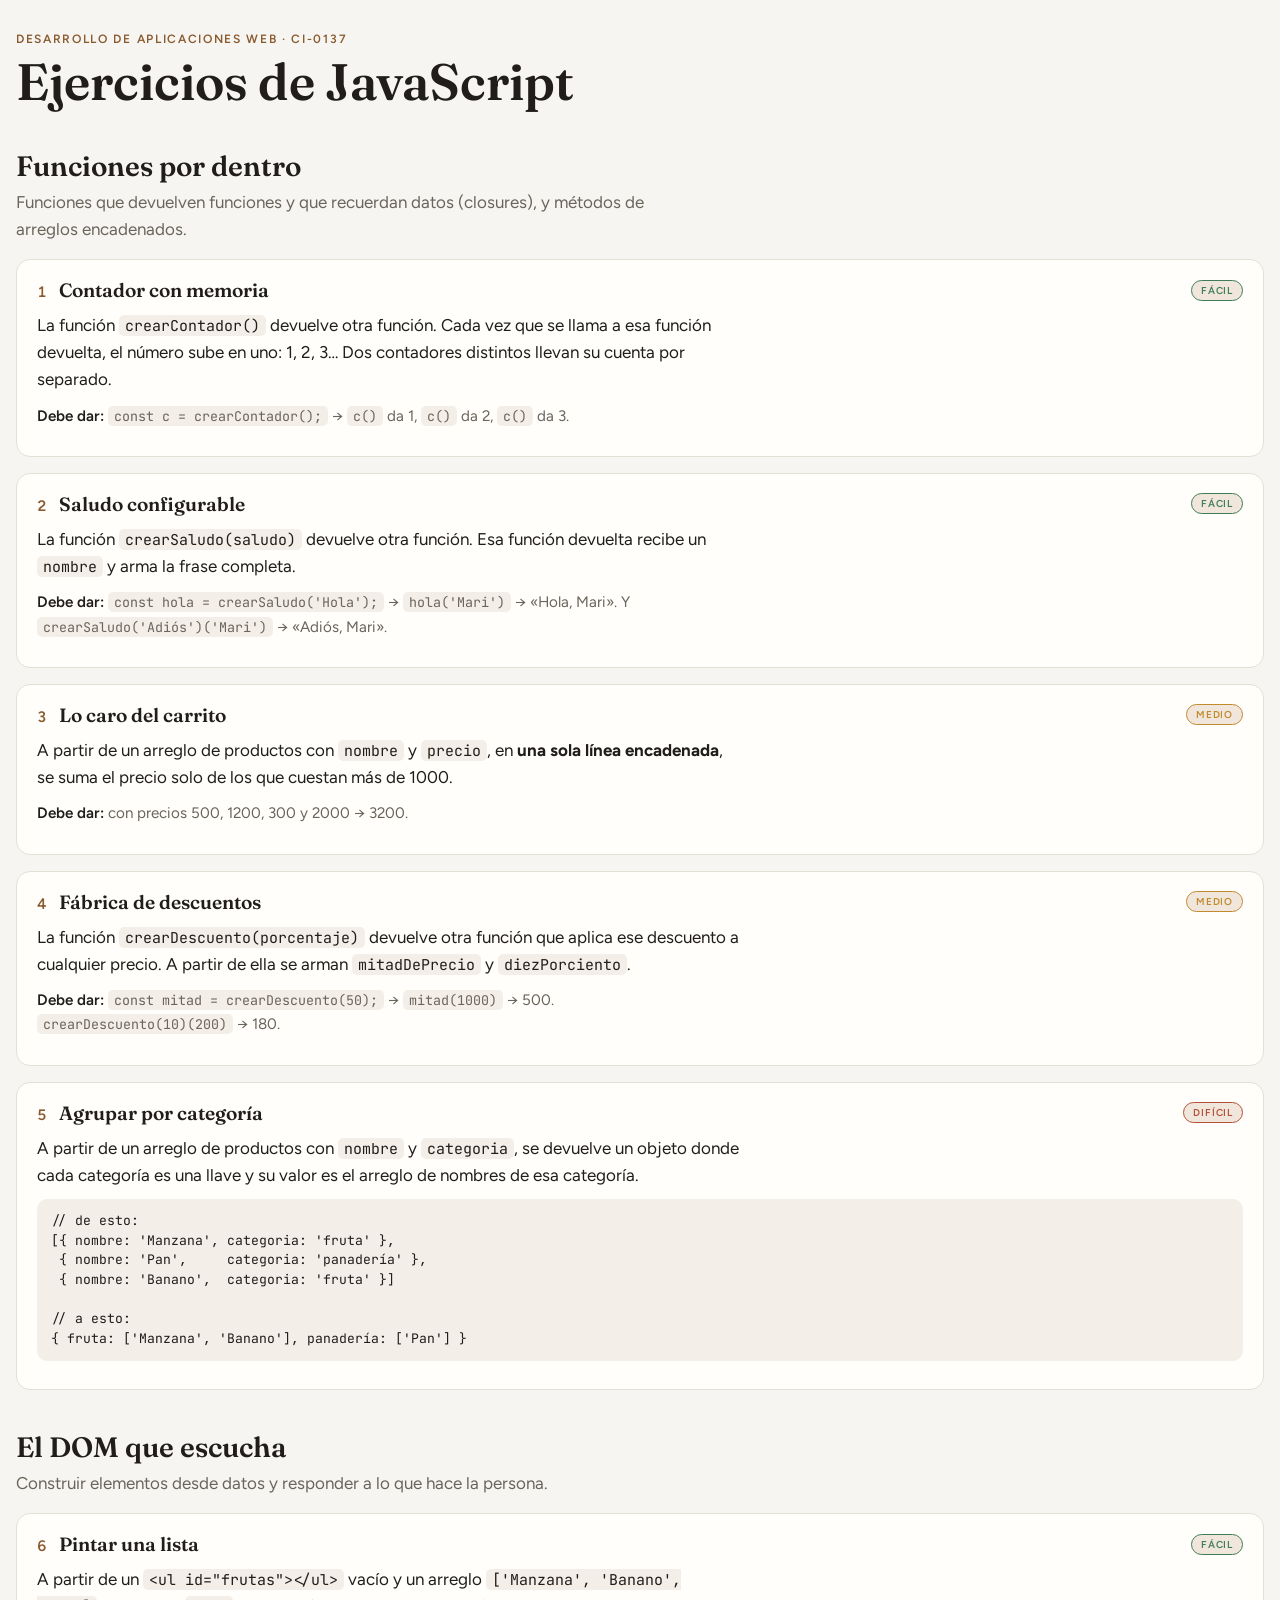
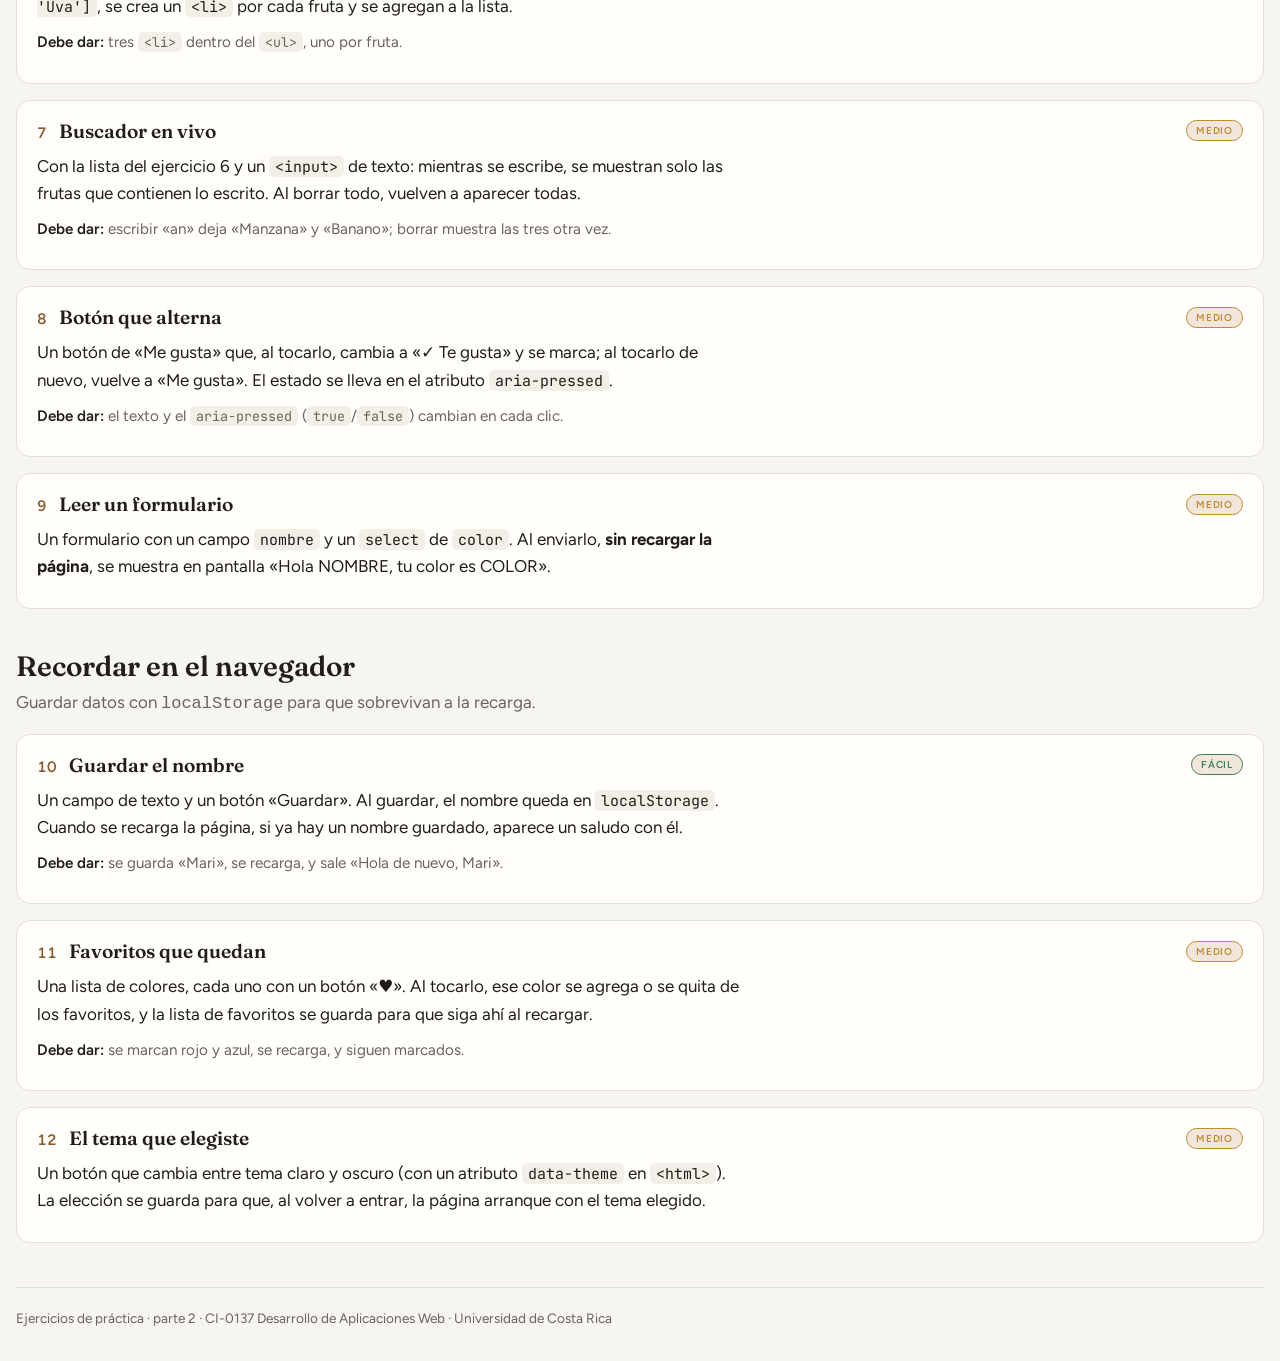
<file: practica-js/Instrucciones.html>
<!doctype html>
<html>

<head>
  <meta charset=utf8>
  <meta name=viewport content="width=device-width,initial-scale=1,viewport-fit=cover">
  <style>
    :root {
      color-scheme: light;
      box-sizing: border-box;
      padding-top: env(safe-area-inset-top, 0px);
      padding-bottom: env(safe-area-inset-bottom, 0px)
    }

    html {
      scroll-padding-top: env(safe-area-inset-top, 0px)
    }

    body {
      margin: 0;
      padding: 0;
      font: 14px -apple-system, BlinkMacSystemFont, sans-serif;
      background: #fff;
      color: #000
    }

    img {
      max-width: 100%
    }

    [hidden]:not([hidden=until-found i]) {
      display: none !important
    }
  </style>
</head>

<body>
  <title>Ejercicios de JavaScript</title>
  <meta name="description"
    content="Ejercicios de JavaScript: closures, DOM interactivo y localStorage.">
  <link rel="preconnect" href="https://fonts.googleapis.com">
  <link rel="preconnect" href="https://fonts.gstatic.com" crossorigin>
  <link rel="stylesheet"
    href="https://fonts.googleapis.com/css2?family=Fraunces:opsz,wght@9..144,500;9..144,600&family=Figtree:wght@400;500;600&family=JetBrains+Mono:wght@400;500&display=swap">
  <style>
    /* Hoja de ejercicios (parte 2). Índice lateral + columna de lectura; tarjetas de ejercicio. */
    :root {
      --bg: #f6f5f2;
      --surface: #fffefb;
      --fg: #201d1a;
      --muted: #6a645b;
      --line: #e5e0d6;
      --accent: #8a5a2f;
      --accent-soft: #f0e6db;
      --chip: #ece7df;
      --code-bg: #f3efe8;
      --f1: #3f7d57;
      --f2: #c08a2d;
      --f3: #b4513a;
      --serif: 'Fraunces', Georgia, serif;
      --sans: 'Figtree', system-ui, sans-serif;
      --mono: 'JetBrains Mono', ui-monospace, monospace;
    }

    @media (prefers-color-scheme:dark) {
      :root:not([data-theme="light"]) {
        --bg: #171613;
        --surface: #201e1a;
        --fg: #ece7df;
        --muted: #a69d90;
        --line: #332f28;
        --accent: #d79a5e;
        --accent-soft: #2a2118;
        --chip: #282319;
        --code-bg: #221f1a;
        --f1: #6cbd88;
        --f2: #e0b062;
        --f3: #e0876d;
        color-scheme: dark;
      }
    }

    :root[data-theme="dark"] {
      --bg: #171613;
      --surface: #201e1a;
      --fg: #ece7df;
      --muted: #a69d90;
      --line: #332f28;
      --accent: #d79a5e;
      --accent-soft: #2a2118;
      --chip: #282319;
      --code-bg: #221f1a;
      --f1: #6cbd88;
      --f2: #e0b062;
      --f3: #e0876d;
      color-scheme: dark;
    }

    * {
      box-sizing: border-box
    }

    body {
      background: var(--bg);
      color: var(--fg);
      font: 17px/1.6 var(--sans);
      padding-inline: 16px;
      padding-block: 32px
    }

    .wrap {
      max-width: 1020px;
      margin: 0 auto;
      display: grid;
      grid-template-columns: 220px minmax(0, 1fr);
      gap: 46px
    }

    nav {
      position: sticky;
      top: calc(env(safe-area-inset-top, 0px) + 20px);
      align-self: start;
      max-height: calc(100vh - 48px);
      overflow: auto;
      font-size: 14px
    }

    nav>ol {
      list-style: none;
      margin: 0;
      padding: 0;
      display: flex;
      flex-direction: column;
      gap: 14px
    }

    nav .blk {
      font: 600 11px var(--sans);
      letter-spacing: .1em;
      text-transform: uppercase;
      color: var(--accent)
    }

    nav .blk ol {
      list-style: none;
      margin: 6px 0 0;
      padding: 0;
      display: flex;
      flex-direction: column;
      gap: 5px
    }

    nav .blk a {
      color: var(--muted);
      text-decoration: none;
      line-height: 1.3
    }

    nav .blk a:hover {
      color: var(--fg)
    }

    header.intro {
      margin-bottom: 8px
    }

    .eyebrow {
      font: 600 12px var(--sans);
      letter-spacing: .14em;
      text-transform: uppercase;
      color: var(--accent);
      margin: 0 0 10px
    }

    h1 {
      font: 600 clamp(2.1rem, 6vw, 3.2rem)/1.03 var(--serif);
      margin: 0 0 14px;
      text-wrap: balance
    }

    .blockbanner {
      margin: 40px 0 4px
    }

    .blockbanner h2 {
      font: 600 1.75rem var(--serif);
      margin: 0
    }

    .blockbanner p {
      color: var(--muted);
      margin: 6px 0 0;
      max-width: 60ch
    }

    .ej {
      border: 1px solid var(--line);
      background: var(--surface);
      border-radius: 14px;
      padding: 18px 20px;
      margin-top: 16px;
      scroll-margin-top: 16px
    }

    .ej__head {
      display: flex;
      align-items: baseline;
      gap: 12px;
      flex-wrap: wrap;
      margin-bottom: 6px
    }

    .ej__n {
      font: 600 .95rem var(--sans);
      color: var(--accent);
      font-variant-numeric: tabular-nums
    }

    .ej h3 {
      font: 600 1.2rem var(--serif);
      margin: 0;
      flex: 1 1 auto;
      min-width: 12rem
    }

    .nivel {
      font: 600 10px var(--sans);
      letter-spacing: .08em;
      text-transform: uppercase;
      padding: 3px 9px;
      border-radius: 99px;
      align-self: center;
      white-space: nowrap
    }

    .n1 {
      background: var(--accent-soft);
      color: var(--f1);
      border: 1px solid var(--f1)
    }

    .n2 {
      background: var(--accent-soft);
      color: var(--f2);
      border: 1px solid var(--f2)
    }

    .n3 {
      background: var(--accent-soft);
      color: var(--f3);
      border: 1px solid var(--f3)
    }

    .ej p {
      margin: 10px 0;
      max-width: 64ch
    }

    .ej code {
      font-family: var(--mono);
      font-size: .88em;
      background: var(--code-bg);
      padding: 1px 6px;
      border-radius: 5px
    }

    .ej pre {
      background: var(--code-bg);
      border-radius: 10px;
      padding: 12px 14px;
      overflow-x: auto;
      margin: 10px 0;
      font: .82rem/1.5 var(--mono)
    }

    .espera {
      font-size: .95rem;
      color: var(--muted)
    }

    .espera b {
      color: var(--fg);
      font-weight: 600
    }

    footer {
      border-top: 1px solid var(--line);
      margin-top: 44px;
      padding-top: 20px;
      color: var(--muted);
      font-size: .85rem
    }

    @media (max-width:820px) {
      .wrap {
        display: block
      }

      nav {
        position: static;
        max-height: none;
        margin-bottom: 26px;
        border: 1px solid var(--line);
        border-radius: 12px;
        padding: 16px 18px;
        background: var(--surface)
      }
    }
  </style>


  <main>
    <header class="intro">
      <p class="eyebrow">Desarrollo de Aplicaciones Web · CI-0137</p>
      <h1>Ejercicios de JavaScript</h1>
    </header>

    <div class="blockbanner">
      <h2>Funciones por dentro</h2>
      <p>Funciones que devuelven funciones y que recuerdan datos (closures), y métodos de arreglos encadenados.</p>
    </div>

    <section class="ej" id="e1">
      <div class="ej__head"><span class="ej__n">1</span>
        <h3>Contador con memoria</h3><span class="nivel n1">Fácil</span>
      </div>
      <p>La función <code>crearContador()</code> devuelve otra función. Cada vez que se llama a esa función devuelta, el
        número sube en uno: 1, 2, 3… Dos contadores distintos llevan su cuenta por separado.</p>
      <p class="espera"><b>Debe dar:</b> <code>const c = crearContador();</code> → <code>c()</code> da 1,
        <code>c()</code> da 2, <code>c()</code> da 3.
      </p>
    </section>

    <section class="ej" id="e2">
      <div class="ej__head"><span class="ej__n">2</span>
        <h3>Saludo configurable</h3><span class="nivel n1">Fácil</span>
      </div>
      <p>La función <code>crearSaludo(saludo)</code> devuelve otra función. Esa función devuelta recibe un
        <code>nombre</code> y arma la frase completa.
      </p>
      <p class="espera"><b>Debe dar:</b> <code>const hola = crearSaludo('Hola');</code> → <code>hola('Mari')</code> →
        «Hola, Mari». Y <code>crearSaludo('Adiós')('Mari')</code> → «Adiós, Mari».</p>
    </section>

    <section class="ej" id="e3">
      <div class="ej__head"><span class="ej__n">3</span>
        <h3>Lo caro del carrito</h3><span class="nivel n2">Medio</span>
      </div>
      <p>A partir de un arreglo de productos con <code>nombre</code> y <code>precio</code>, en <strong>una sola línea
          encadenada</strong>, se suma el precio solo de los que cuestan más de 1000.</p>
      <p class="espera"><b>Debe dar:</b> con precios 500, 1200, 300 y 2000 → 3200.</p>
    </section>

    <section class="ej" id="e4">
      <div class="ej__head"><span class="ej__n">4</span>
        <h3>Fábrica de descuentos</h3><span class="nivel n2">Medio</span>
      </div>
      <p>La función <code>crearDescuento(porcentaje)</code> devuelve otra función que aplica ese descuento a cualquier
        precio. A partir de ella se arman <code>mitadDePrecio</code> y <code>diezPorciento</code>.</p>
      <p class="espera"><b>Debe dar:</b> <code>const mitad = crearDescuento(50);</code> → <code>mitad(1000)</code> →
        500. <code>crearDescuento(10)(200)</code> → 180.</p>
    </section>

    <section class="ej" id="e5">
      <div class="ej__head"><span class="ej__n">5</span>
        <h3>Agrupar por categoría</h3><span class="nivel n3">Difícil</span>
      </div>
      <p>A partir de un arreglo de productos con <code>nombre</code> y <code>categoria</code>, se devuelve un objeto
        donde cada categoría es una llave y su valor es el arreglo de nombres de esa categoría.</p>
      <pre>// de esto:
[{ nombre: 'Manzana', categoria: 'fruta' },
 { nombre: 'Pan',     categoria: 'panadería' },
 { nombre: 'Banano',  categoria: 'fruta' }]

// a esto:
{ fruta: ['Manzana', 'Banano'], panadería: ['Pan'] }</pre>
    </section>

    <div class="blockbanner">
      <h2>El DOM que escucha</h2>
      <p>Construir elementos desde datos y responder a lo que hace la persona.</p>
    </div>

    <section class="ej" id="e6">
      <div class="ej__head"><span class="ej__n">6</span>
        <h3>Pintar una lista</h3><span class="nivel n1">Fácil</span>
      </div>
      <p>A partir de un <code>&lt;ul id="frutas"&gt;&lt;/ul&gt;</code> vacío y un arreglo
        <code>['Manzana', 'Banano', 'Uva']</code>, se crea un <code>&lt;li&gt;</code> por cada fruta y se agregan a la
        lista.
      </p>
      <p class="espera"><b>Debe dar:</b> tres <code>&lt;li&gt;</code> dentro del <code>&lt;ul&gt;</code>, uno por fruta.
      </p>
    </section>

    <section class="ej" id="e7">
      <div class="ej__head"><span class="ej__n">7</span>
        <h3>Buscador en vivo</h3><span class="nivel n2">Medio</span>
      </div>
      <p>Con la lista del ejercicio 6 y un <code>&lt;input&gt;</code> de texto: mientras se escribe, se muestran solo
        las frutas que contienen lo escrito. Al borrar todo, vuelven a aparecer todas.</p>
      <p class="espera"><b>Debe dar:</b> escribir «an» deja «Manzana» y «Banano»; borrar muestra las tres otra vez.</p>
    </section>

    <section class="ej" id="e8">
      <div class="ej__head"><span class="ej__n">8</span>
        <h3>Botón que alterna</h3><span class="nivel n2">Medio</span>
      </div>
      <p>Un botón de «Me gusta» que, al tocarlo, cambia a «✓ Te gusta» y se marca; al tocarlo de nuevo, vuelve a «Me
        gusta». El estado se lleva en el atributo <code>aria-pressed</code>.</p>
      <p class="espera"><b>Debe dar:</b> el texto y el <code>aria-pressed</code> (<code>true</code>/<code>false</code>)
        cambian en cada clic.</p>
    </section>

    <section class="ej" id="e9">
      <div class="ej__head"><span class="ej__n">9</span>
        <h3>Leer un formulario</h3><span class="nivel n2">Medio</span>
      </div>
      <p>Un formulario con un campo <code>nombre</code> y un <code>select</code> de <code>color</code>. Al enviarlo,
        <strong>sin recargar la página</strong>, se muestra en pantalla «Hola NOMBRE, tu color es COLOR».
      </p>
    </section>

    <div class="blockbanner">
      <h2>Recordar en el navegador</h2>
      <p>Guardar datos con <code>localStorage</code> para que sobrevivan a la recarga.</p>
    </div>

    <section class="ej" id="e10">
      <div class="ej__head"><span class="ej__n">10</span>
        <h3>Guardar el nombre</h3><span class="nivel n1">Fácil</span>
      </div>
      <p>Un campo de texto y un botón «Guardar». Al guardar, el nombre queda en <code>localStorage</code>. Cuando se
        recarga la página, si ya hay un nombre guardado, aparece un saludo con él.</p>
      <p class="espera"><b>Debe dar:</b> se guarda «Mari», se recarga, y sale «Hola de nuevo, Mari».</p>
    </section>

    <section class="ej" id="e11">
      <div class="ej__head"><span class="ej__n">11</span>
        <h3>Favoritos que quedan</h3><span class="nivel n2">Medio</span>
      </div>
      <p>Una lista de colores, cada uno con un botón «♥». Al tocarlo, ese color se agrega o se quita de los favoritos, y
        la lista de favoritos se guarda para que siga ahí al recargar.</p>
      <p class="espera"><b>Debe dar:</b> se marcan rojo y azul, se recarga, y siguen marcados.</p>
    </section>

    <section class="ej" id="e12">
      <div class="ej__head"><span class="ej__n">12</span>
        <h3>El tema que elegiste</h3><span class="nivel n2">Medio</span>
      </div>
      <p>Un botón que cambia entre tema claro y oscuro (con un atributo <code>data-theme</code> en
        <code>&lt;html&gt;</code>). La elección se guarda para que, al volver a entrar, la página arranque con el tema
        elegido.
      </p>
    </section>

    <footer>
      Ejercicios de práctica · parte 2 · CI-0137 Desarrollo de Aplicaciones Web · Universidad de Costa Rica
    </footer>

  </main>

</body>

</html>
</file>
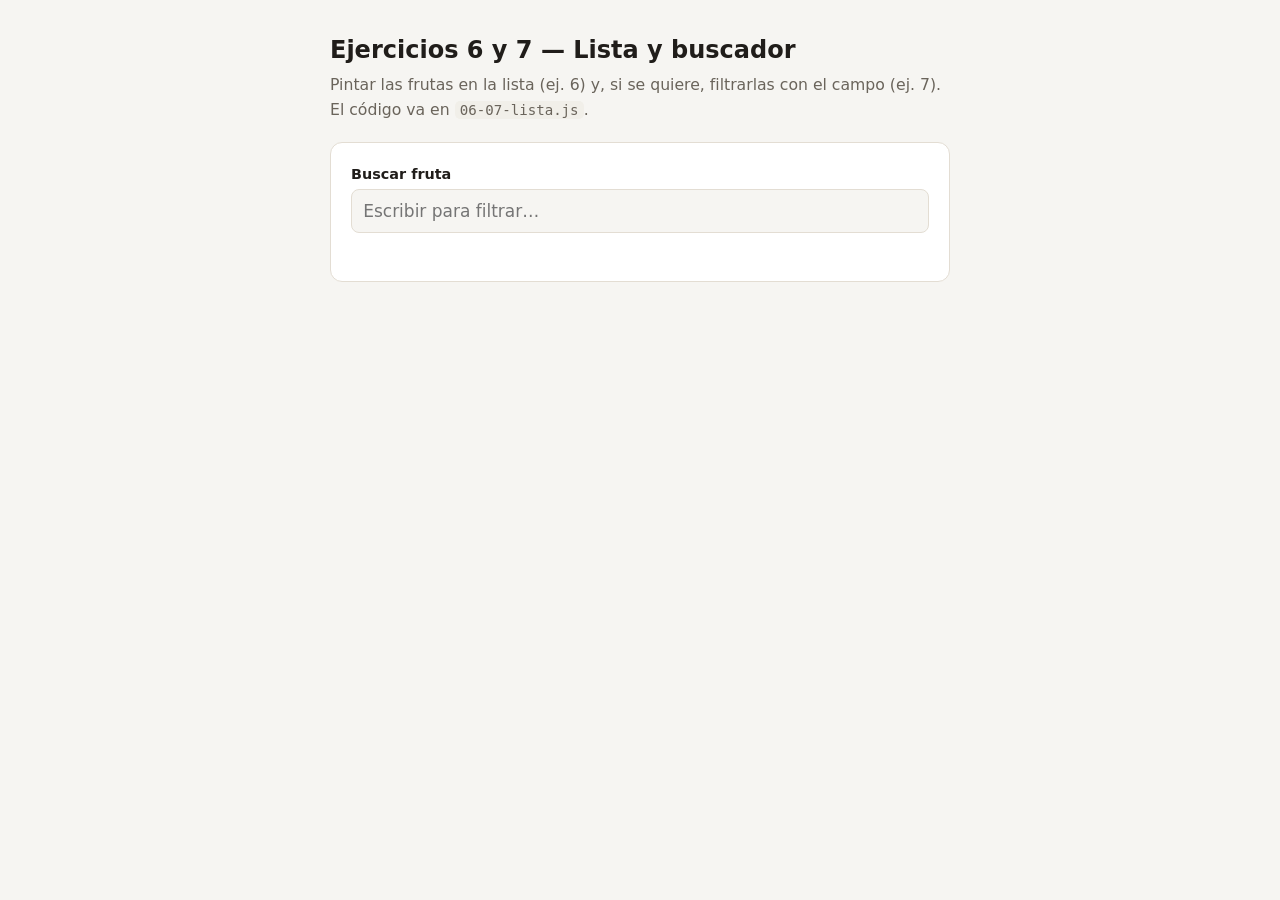
<file: practica-js/dom/06-07-lista.html>
<!doctype html>
<html lang="es">
<head>
<meta charset="utf-8">
<meta name="viewport" content="width=device-width, initial-scale=1">
<title>Ej. 6 y 7 — Lista y buscador</title>
<link rel="stylesheet" href="../estilos.css">
</head>
<body>
<main>
  <h1>Ejercicios 6 y 7 — Lista y buscador</h1>
  <p class="instruccion">Pintar las frutas en la lista (ej. 6) y, si se quiere, filtrarlas con el campo (ej. 7). El código va en <code>06-07-lista.js</code>.</p>
  <div class="caja">
    <label for="buscar">Buscar fruta</label>
    <input type="text" id="buscar" placeholder="Escribir para filtrar…">
    <ul id="frutas"></ul>
  </div>
</main>
<script src="06-07-lista.js" defer></script>
</body>
</html>
</file>
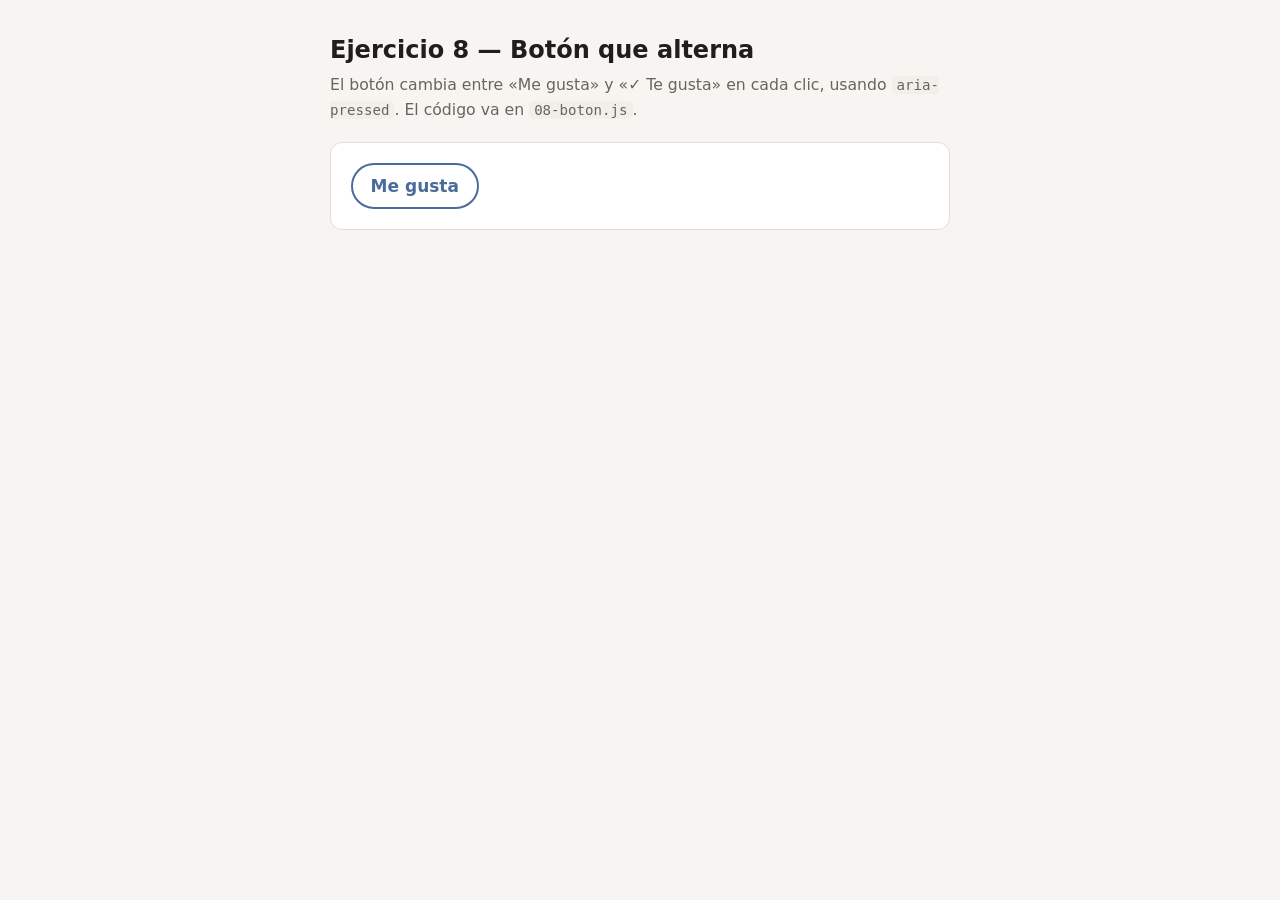
<file: practica-js/dom/08-boton.html>
<!doctype html>
<html lang="es">
<head>
<meta charset="utf-8">
<meta name="viewport" content="width=device-width, initial-scale=1">
<title>Ej. 8 — Botón que alterna</title>
<link rel="stylesheet" href="../estilos.css">
</head>
<body>
<main>
  <h1>Ejercicio 8 — Botón que alterna</h1>
  <p class="instruccion">El botón cambia entre «Me gusta» y «✓ Te gusta» en cada clic, usando <code>aria-pressed</code>. El código va en <code>08-boton.js</code>.</p>
  <div class="caja">
    <button id="megusta" class="toggle" type="button" aria-pressed="false">Me gusta</button>
  </div>
</main>
<script src="08-boton.js" defer></script>
</body>
</html>
</file>
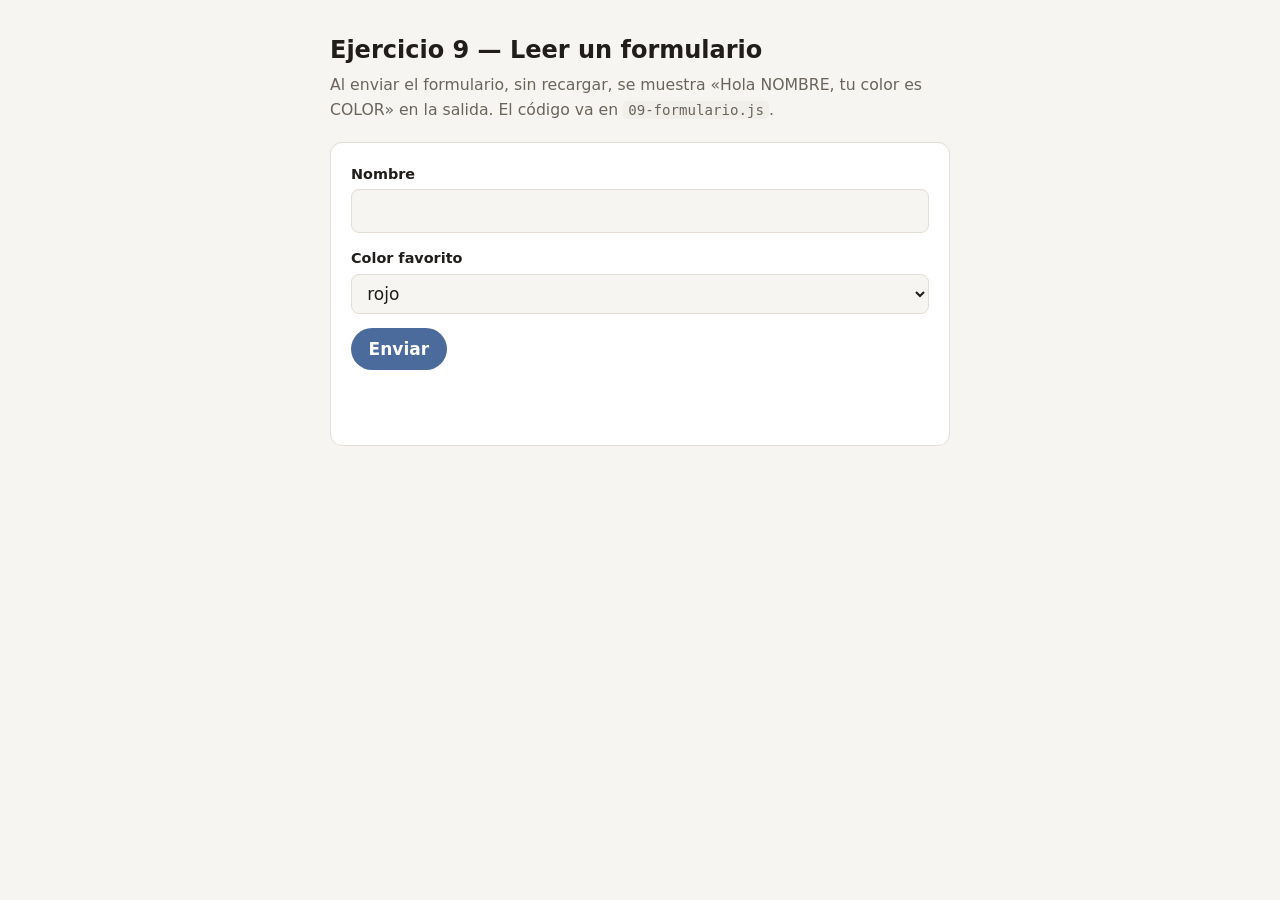
<file: practica-js/dom/09-formulario.html>
<!doctype html>
<html lang="es">
<head>
<meta charset="utf-8">
<meta name="viewport" content="width=device-width, initial-scale=1">
<title>Ej. 9 — Leer un formulario</title>
<link rel="stylesheet" href="../estilos.css">
</head>
<body>
<main>
  <h1>Ejercicio 9 — Leer un formulario</h1>
  <p class="instruccion">Al enviar el formulario, sin recargar, se muestra «Hola NOMBRE, tu color es COLOR» en la salida. El código va en <code>09-formulario.js</code>.</p>
  <div class="caja">
    <form id="datos">
      <label for="nombre">Nombre</label>
      <input type="text" id="nombre" name="nombre" required>
      <label for="color">Color favorito</label>
      <select id="color" name="color">
        <option>rojo</option>
        <option>verde</option>
        <option>azul</option>
      </select>
      <button type="submit">Enviar</button>
    </form>
    <p class="salida" id="salida"></p>
  </div>
</main>
<script src="09-formulario.js" defer></script>
</body>
</html>
</file>
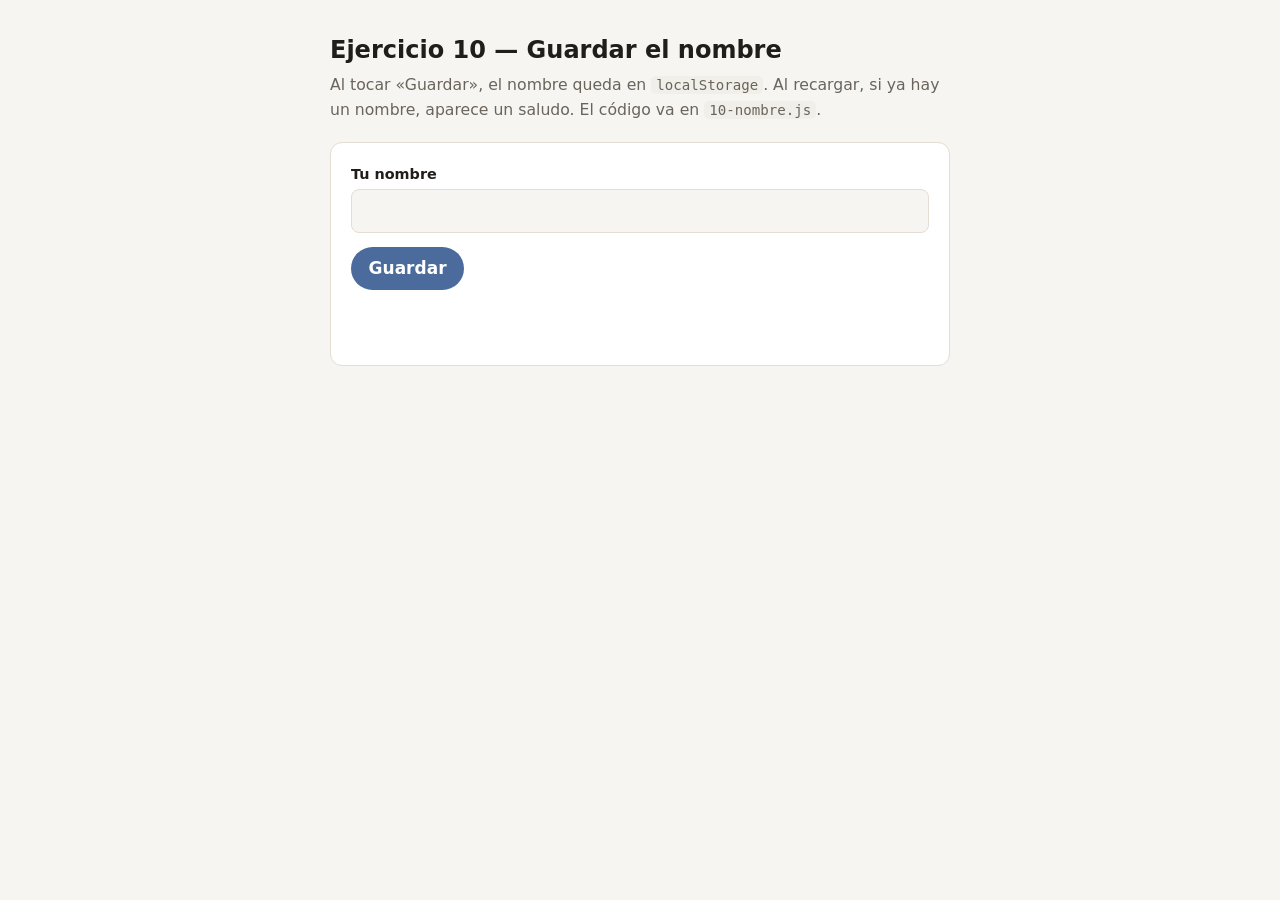
<file: practica-js/guardar/10-nombre.html>
<!doctype html>
<html lang="es">
<head>
<meta charset="utf-8">
<meta name="viewport" content="width=device-width, initial-scale=1">
<title>Ej. 10 — Guardar el nombre</title>
<link rel="stylesheet" href="../estilos.css">
</head>
<body>
<main>
  <h1>Ejercicio 10 — Guardar el nombre</h1>
  <p class="instruccion">Al tocar «Guardar», el nombre queda en <code>localStorage</code>. Al recargar, si ya hay un nombre, aparece un saludo. El código va en <code>10-nombre.js</code>.</p>
  <div class="caja">
    <label for="nombre">Tu nombre</label>
    <input type="text" id="nombre">
    <button id="guardar" type="button">Guardar</button>
    <p class="salida" id="saludo"></p>
  </div>
</main>
<script src="10-nombre.js" defer></script>
</body>
</html>
</file>
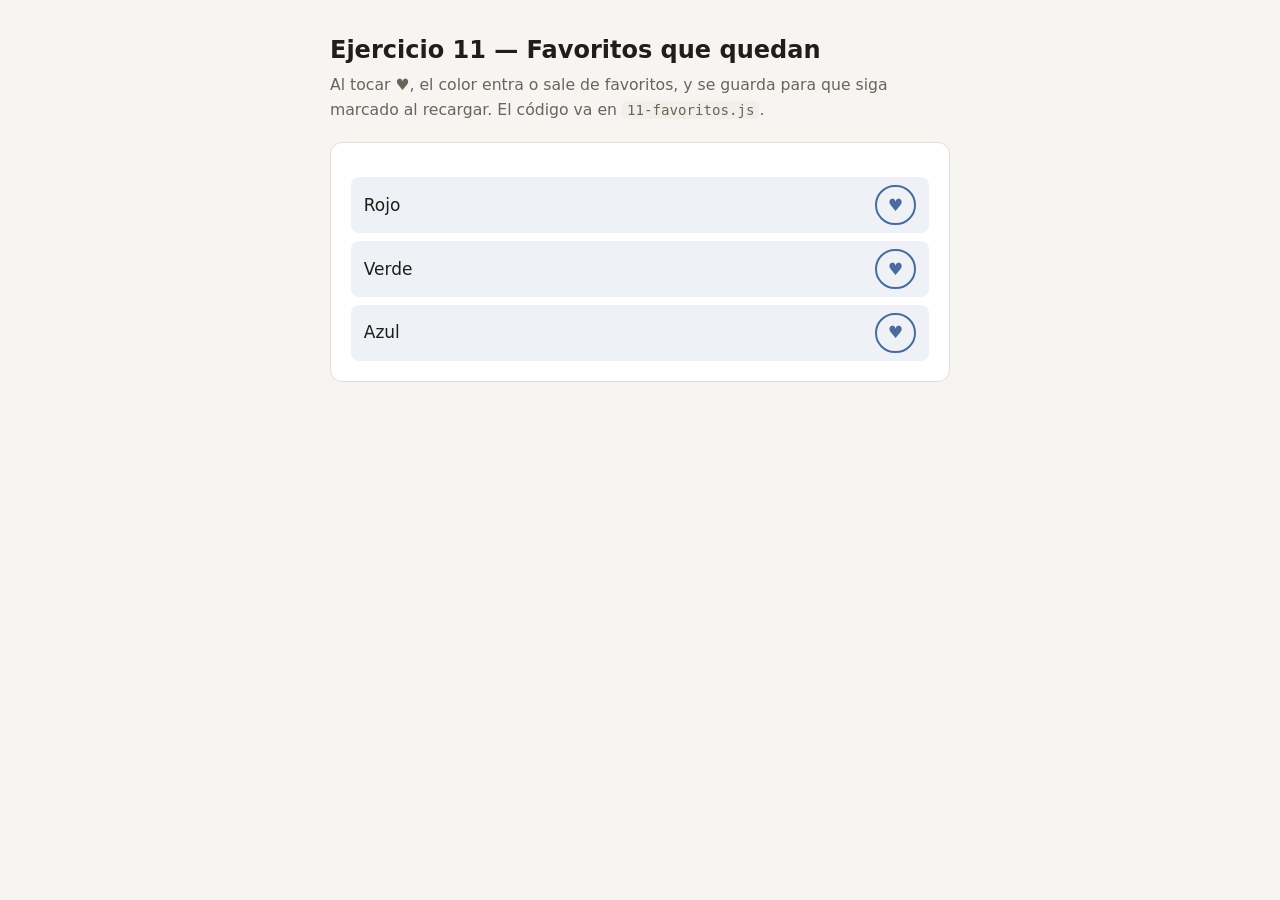
<file: practica-js/guardar/11-favoritos.html>
<!doctype html>
<html lang="es">
<head>
<meta charset="utf-8">
<meta name="viewport" content="width=device-width, initial-scale=1">
<title>Ej. 11 — Favoritos que quedan</title>
<link rel="stylesheet" href="../estilos.css">
</head>
<body>
<main>
  <h1>Ejercicio 11 — Favoritos que quedan</h1>
  <p class="instruccion">Al tocar ♥, el color entra o sale de favoritos, y se guarda para que siga marcado al recargar. El código va en <code>11-favoritos.js</code>.</p>
  <div class="caja">
    <ul>
      <li class="fila color" data-color="rojo"><span>Rojo</span><button class="toggle" type="button" aria-pressed="false" aria-label="Favorito: rojo">♥</button></li>
      <li class="fila color" data-color="verde"><span>Verde</span><button class="toggle" type="button" aria-pressed="false" aria-label="Favorito: verde">♥</button></li>
      <li class="fila color" data-color="azul"><span>Azul</span><button class="toggle" type="button" aria-pressed="false" aria-label="Favorito: azul">♥</button></li>
    </ul>
  </div>
</main>
<script src="11-favoritos.js" defer></script>
</body>
</html>
</file>
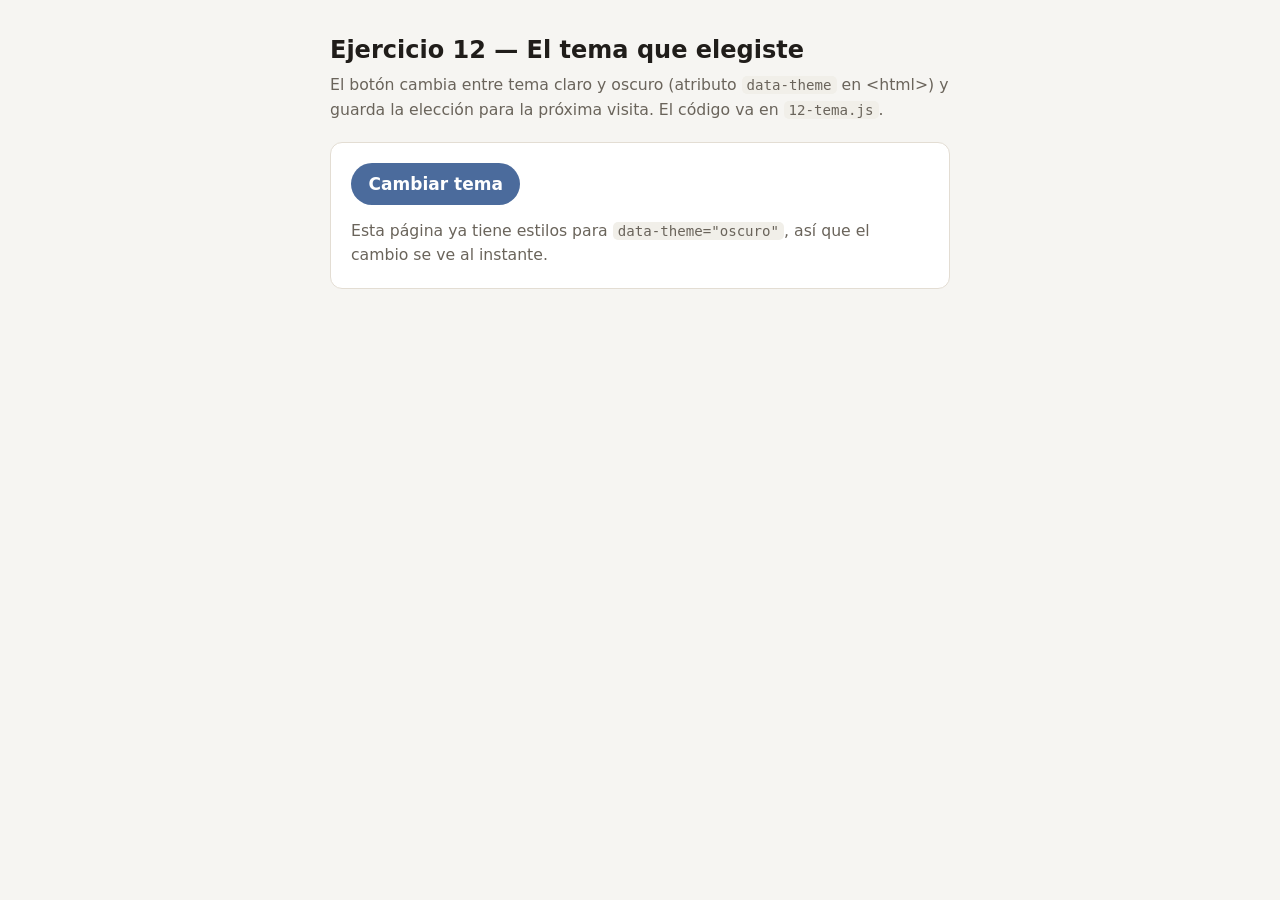
<file: practica-js/guardar/12-tema.html>
<!doctype html>
<html lang="es">
<head>
<meta charset="utf-8">
<meta name="viewport" content="width=device-width, initial-scale=1">
<title>Ej. 12 — El tema que elegiste</title>
<link rel="stylesheet" href="../estilos.css">
</head>
<body>
<main>
  <h1>Ejercicio 12 — El tema que elegiste</h1>
  <p class="instruccion">El botón cambia entre tema claro y oscuro (atributo <code>data-theme</code> en &lt;html&gt;) y guarda la elección para la próxima visita. El código va en <code>12-tema.js</code>.</p>
  <div class="caja">
    <button id="tema" type="button">Cambiar tema</button>
    <p class="instruccion" style="margin:14px 0 0">Esta página ya tiene estilos para <code>data-theme="oscuro"</code>, así que el cambio se ve al instante.</p>
  </div>
</main>
<script src="12-tema.js" defer></script>
</body>
</html>
</file>
<file: css/tokens.css>
/* ==========================================================================
   Pokédex — CI-0137
   Paleta y tokens del diseño

   Los colores están extraídos directamente del mockup.
   Se declaran una sola vez acá y se usan con var(--nombre) en todo el sitio.
   Cambiar un color del sitio entero = cambiar una línea de este archivo.

   Versión "moderna": se mantienen TODOS los tokens originales y se agregan
   los de tipografía, sombras, movimiento y superficies (secciones al final).
   ========================================================================== */

:root {

  /* --- Chrome del aparato ------------------------------------------------ */
  --azul:           #2967C5;  /* fondo de la pantalla */
  --azul-borde:     #245BB2;  /* borde del marco, un poco más oscuro */
  --azul-claro:     #4A86E0;  /* brillo suave del fondo (solo decorativo) */
  --navy:           #142C52;  /* barra inferior y textos sobre amarillo */

  --amarillo:       #FAD162;  /* pastillas y encabezados de panel */
  --amarillo-borde: #F0B639;  /* borde de las tarjetas, más saturado */
  --crema:          #FDF0CE;  /* paneles de fondo suave */

  --rojo:           #DC2D1A;  /* botones de acción (oscurecido del mockup
                                 para que el texto blanco cumpla contraste) */
  --blanco:         #F2F6FA;  /* fondo de tarjetas y paneles */

  /* --- Zona del sprite (las rayitas) ------------------------------------- */
  --sprite-raya:    #D7E9F6;
  --sprite-fondo:   #FFFFFF;

  /* --- Barras de estadísticas ------------------------------------------- */
  --pista:          #D6E0EB;  /* el carril vacío detrás de la barra */
  --stat-ps:        #4BB976;
  --stat-ataque:    #EC5F40;
  --stat-defensa:   #5E9AEC;
  --stat-velocidad: #F1B847;

  /* --- Tipos de Pokémon --------------------------------------------------
     Colores de las pastillas de tipo. Todos llevan texto blanco encima, y
     todos fueron verificados: cada uno da al menos 4.5:1 de contraste con
     blanco, que es el mínimo que pide la norma de accesibilidad para texto
     normal. Si cambiás alguno, volvé a revisarlo. */
  --tipo-planta:    #306947;
  --tipo-fuego:     #B92F1F;
  --tipo-agua:      #2967C5;
  --tipo-electrico: #9D6B1A;
  --tipo-veneno:    #6E46B8;
  --tipo-hada:      #A52881;
  --tipo-psiquico:  #A53462;
  --tipo-roca:      #7F5E2E;
  --tipo-normal:    #60646A;
  --tipo-volador:   #3474C3;  /* no estaba en el mockup */
  --tipo-bicho:     #5F7E1F;  /* no estaba en el mockup */
  --tipo-hielo:     #2B7D8A;  /* no estaba en el mockup */

  /* --- Medidas repetidas ------------------------------------------------- */
  --radio:          10px;     /* esquinas de tarjetas y paneles */
  --radio-pastilla: 999px;    /* esquinas de las pastillas: siempre redondas */
  --borde:          3px;      /* grosor del borde de tarjetas */

  /* ======================================================================
     NUEVO — capa moderna
     ====================================================================== */

  /* --- Colores extra ----------------------------------------------------- */
  --verde:          #2E8B57;  /* fondo del ícono de Estadísticas (solo
                                 gráfico, no lleva texto encima) */
  --tinta-suave:    #41557A;  /* texto secundario sobre blanco: 7.5:1 */
  --linea:          #E3EAF3;  /* separadores finos dentro de tarjetas */

  /* --- Tipografía -------------------------------------------------------
     Fredoka (redondeada, amable) para títulos y números; Figtree (limpia,
     muy legible) para el texto corrido. Se cargan desde Google Fonts en el
     <head>; si no llegan, cae a la siguiente de la lista sin romper nada. */
  --fuente-titulo: "Fredoka", "Trebuchet MS", system-ui, sans-serif;
  --fuente-texto:  "Figtree", system-ui, "Segoe UI", sans-serif;

  /* --- Radios más generosos ---------------------------------------------- */
  --radio-lg:       24px;
  --radio-xl:       30px;

  /* --- Sombras: siempre en capas (una cercana + una lejana y difusa) ----- */
  --sombra-1:  0 1px 2px rgba(20, 44, 82, .12),
               0 8px 16px -8px rgba(20, 44, 82, .45);
  --sombra-2:  0 2px 4px rgba(20, 44, 82, .10),
               0 18px 34px -14px rgba(20, 44, 82, .55);
  --sombra-3:  0 4px 8px rgba(10, 24, 48, .15),
               0 34px 70px -20px rgba(10, 24, 48, .75);
  --brillo:    inset 0 2px 0 rgba(255, 255, 255, .7);   /* filo de luz arriba */

  /* --- Movimiento -------------------------------------------------------- */
  --ease:      cubic-bezier(.2, .8, .2, 1);   /* arranca rápido, frena suave */
  --dur:       220ms;

  /* --- La zona del sprite (las "rayitas"), reutilizable ------------------ */
  --sprite-zona:
    radial-gradient(circle at 50% 58%, var(--sprite-fondo) 0, var(--sprite-fondo) 34%, transparent 72%),
    repeating-linear-gradient(-45deg, var(--sprite-raya) 0 5px, #EBF3FA 5px 10px);
}

/* --------------------------------------------------------------------------
   Nota sobre contraste

   Combinaciones verificadas de esta paleta (mínimo recomendado: 4.5:1):

     navy sobre crema ............ 12.3:1
     navy sobre tarjeta .......... 12.8:1
     navy sobre amarillo ..........  9.5:1
     blanco sobre azul ............  5.5:1
     crema sobre azul .............  4.8:1
     blanco sobre rojo ............  4.7:1
     tinta-suave sobre blanco .....  7.5:1
     amarillo sobre navy ..........  9.4:1   (enlaces del pie)

   El amarillo sobre azul da 3.7:1: sirve para bordes y para texto grande,
   pero no para texto normal. Por eso el amarillo se usa como fondo con texto
   navy encima, nunca como color de letra sobre el azul.
   -------------------------------------------------------------------------- */
</file>
<file: css/styles.css>
/* ==========================================================================
   Pokédex — CI-0137
   Hoja de estilos del sitio — versión moderna

   Mantiene la estructura y los nombres de clase de la versión anterior
   (clases 3 a 6: base, flexbox, grid, contenedores) y le suma una capa
   visual: sombras en capas, esquinas redondeadas, tipografía con carácter,
   transiciones y animaciones de entrada. Los colores y medidas salen de
   tokens.css, que se enlaza antes que este archivo.

   Regla de la casa para el movimiento: toda animación es decoración, nunca
   información. Por eso al final hay un bloque que las apaga para quien
   tiene activado "reducir movimiento" en su sistema (sección 12).
   ========================================================================== */


/* --------------------------------------------------------------------------
   1. Base
   -------------------------------------------------------------------------- */

*,
*::before,
*::after {
  box-sizing: border-box;
}

/* El fondo azul lleva un brillo radial arriba a la izquierda: con un solo
   degradado ya deja de verse como un color plano. El color sólido va
   después de la coma como "plan B" (así se pinta mientras carga). */
body {
  margin: 0;
  min-height: 100dvh;
  font-family: var(--fuente-texto);
  line-height: 1.55;
  background:
    radial-gradient(60rem 32rem at 12% -8%, var(--azul-claro) 0, transparent 70%),
    var(--azul);
  background-attachment: fixed;
  color: var(--blanco);
}

/* Marca de agua: una pokébola gigante, en contorno, casi transparente,
   pegada a la esquina inferior derecha. Es un pseudo-elemento (no una
   <img>) porque es pura decoración: no debe existir para un lector de
   pantalla. pointer-events: none deja pasar los clics a lo que hay debajo. */
body::before {
  content: "";
  position: fixed;
  right: -10rem;
  bottom: -10rem;
  width: 34rem;
  height: 34rem;
  z-index: -1;
  pointer-events: none;
  opacity: .09;
  background: url("data:image/svg+xml,%3Csvg xmlns='http://www.w3.org/2000/svg' viewBox='0 0 64 64' fill='none' stroke='%23fff' stroke-width='3'%3E%3Ccircle cx='32' cy='32' r='29'/%3E%3Cpath d='M3 32h58'/%3E%3Ccircle cx='32' cy='32' r='10'/%3E%3C/svg%3E") center / contain no-repeat;
}

h1, h2, h3 {
  font-family: var(--fuente-titulo);
  font-weight: 600;
  line-height: 1.15;
}

a {
  color: var(--blanco);
}

img {
  max-width: 100%;
  height: auto;
}

/* Foco visible: doble señal (contorno + separación). Amarillo sobre el azul
   y el navy; sobre superficies claras se cambia a azul oscuro (sección 11),
   porque amarillo sobre blanco casi no se ve. */
:focus-visible {
  outline: 3px solid var(--amarillo);
  outline-offset: 3px;
}

/* Lo que leen los lectores de pantalla pero no se dibuja. */
.solo-lectores {
  position: absolute;
  width: 1px;
  height: 1px;
  overflow: hidden;
  clip-path: inset(50%);
  white-space: nowrap;
}


/* --------------------------------------------------------------------------
   2. Logo
   -------------------------------------------------------------------------- */

/* La pastilla amarilla la dibuja el CSS; el SVG solo trae pokébola y nombre.
   Ahora con un "canto" inferior más oscuro (inset shadow) que le da
   volumen de botón físico, y un saltito al pasar el mouse. */
.logo {
  display: inline-block;
  background: var(--amarillo);
  border-radius: var(--radio-pastilla);
  padding: 0.35rem 1.1rem;
  line-height: 0;
  box-shadow: inset 0 -3px 0 var(--amarillo-borde), var(--sombra-1);
  transition: transform var(--dur) var(--ease), box-shadow var(--dur) var(--ease);
}

.logo:hover {
  transform: translateY(-2px) rotate(-1.5deg);
  box-shadow: inset 0 -3px 0 var(--amarillo-borde), var(--sombra-2);
}


/* --------------------------------------------------------------------------
   3. Lista de Pokémon
   -------------------------------------------------------------------------- */

.pokemon-list {
  display: grid;
  grid-template-columns: repeat(auto-fit, minmax(14rem, 1fr));
  gap: 1.25rem;
  list-style: none;
  padding-left: 0;
}

/* La tarjeta:
   - fondo con degradado casi imperceptible (blanco → gris azulado) que
     evita el "plano de papel";
   - sombra en capas (--sombra-2) y filo de luz arriba (--brillo);
   - borde fino translúcido en vez del amarillo grueso de antes; el amarillo
     ahora aparece en la pastilla del número y en el hover. */
.pokemon-card {
  position: relative;
  container-type: inline-size;
  text-align: center;
  color: var(--navy);
  background: linear-gradient(180deg, #fff, var(--blanco));
  border: 2px solid rgba(255, 255, 255, .8);
  border-radius: var(--radio-lg);
  padding: 1rem 1rem 1.25rem;
  box-shadow: var(--sombra-2), var(--brillo);
  transition: box-shadow var(--dur) var(--ease), border-color var(--dur);
}

/* Cada tarjeta entra un poquito después que la anterior (efecto cascada).
   --n es una variable propia: la regla de arriba la lee con calc(). */
.pokemon-card:nth-child(2)  { --n: 1; }
.pokemon-card:nth-child(3)  { --n: 2; }
.pokemon-card:nth-child(4)  { --n: 3; }
.pokemon-card:nth-child(5)  { --n: 4; }
.pokemon-card:nth-child(6)  { --n: 5; }
.pokemon-card:nth-child(7)  { --n: 6; }
.pokemon-card:nth-child(8)  { --n: 7; }
.pokemon-card:nth-child(9)  { --n: 8; }
.pokemon-card:nth-child(10) { --n: 9; }
.pokemon-card:nth-child(n+11) { --n: 10; }

/* Toda la tarjeta es el enlace: display: block lo estira, y así el
   área clicable es la tarjeta entera, no solo el texto. */
.pokemon-card__link {
  display: block;
  text-decoration: none;
  border-radius: var(--radio-lg);
}

/* El sprite vive sobre la zona de rayitas del mockup, con un círculo blanco
   de luz detrás. La sombra proyectada (drop-shadow) sigue la silueta del
   PNG, a diferencia de box-shadow que siempre dibuja un rectángulo. */
.pokemon-card__image {
  display: block;
  margin: 0 auto 0.6rem;
  width: 100%;
  max-width: 9.5rem;
  padding: 0.75rem;
  aspect-ratio: 1 / 1;
  object-fit: contain;
  border-radius: 1.25rem;
  background: var(--sprite-zona);
  filter: drop-shadow(0 8px 8px rgba(20, 44, 82, .25));
  transition: transform .35s var(--ease);
}

.pokemon-card__insignia {
  position: absolute;
  top: -10px;
  right: -8px;
  z-index: 2;
  background: var(--rojo);
  color: var(--blanco);
  font-size: 0.72rem;
  font-weight: 700;
  text-transform: uppercase;
  letter-spacing: 0.06em;
  padding: 0.2rem 0.6rem;
  border-radius: var(--radio-pastilla);
  box-shadow: var(--sombra-1);
}

.pokemon-card__number {
  display: inline-block;
  background: var(--amarillo);
  color: var(--navy);
  border-radius: var(--radio-pastilla);
  padding: 0.2rem 0.7rem;
  font-family: var(--fuente-titulo);
  font-size: 0.85rem;
  font-weight: 600;
  box-shadow: inset 0 -2px 0 var(--amarillo-borde);
  margin-bottom: 0.4rem;
}

.pokemon-card__name {
  display: block;
  font-family: var(--fuente-titulo);
  font-size: 1.15rem;
  font-weight: 600;
}

.pokemon-card a {
  color: var(--navy);
}

.paginacion {
  list-style: none;
  padding-left: 0;
}


/* --------------------------------------------------------------------------
   4. Disposición con Flexbox
   -------------------------------------------------------------------------- */

/* Encabezado pegajoso (position: sticky): se queda arriba mientras se hace
   scroll. Fondo con degradado + sombra que lo despega del contenido.
   Base móvil: apilado y centrado. */
header {
  position: sticky;
  top: 0;
  z-index: 10;
  display: flex;
  flex-direction: column;
  align-items: center;
  text-align: center;
  gap: 0.75rem;
  padding: 0.75rem 1.5rem;
  background: linear-gradient(180deg, #2A66C0, var(--azul-borde));
  border-bottom: 1px solid rgba(255, 255, 255, .18);
  box-shadow: 0 8px 24px -8px rgba(20, 44, 82, .55);
}

@media (width >= 40rem) {
  header {
    flex-direction: row;
    justify-content: space-between;
    text-align: left;
    padding-inline: 3rem;
  }
}

header p { margin: 0; }

.header__acciones {
  display: flex;
  flex-wrap: wrap;
  justify-content: center;
  align-items: center;
  gap: 1rem 1.5rem;
}

.contador {
  background: var(--amarillo);
  color: var(--navy);
  font-size: 0.85rem;
  font-weight: 700;
  padding: 0.3rem 0.9rem;
  border-radius: var(--radio-pastilla);
  white-space: nowrap;
}

/* Menú en píldoras. El enlace de la página actual lleva aria-current="page"
   en el HTML, y el CSS se engancha de ESE atributo: así lo que ve la vista
   y lo que anuncia el lector de pantalla salen de la misma fuente. */
header nav ul {
  display: flex;
  flex-wrap: wrap;
  justify-content: center;
  gap: 0.25rem;
  list-style: none;
  margin: 0;
  padding: 0;
}

header nav a {
  display: block;
  padding: 0.5rem 1.1rem;
  border-radius: var(--radio-pastilla);
  font-weight: 600;
  text-decoration: none;
  transition: background var(--dur), transform var(--dur) var(--ease);
}

header nav a:hover {
  background: rgba(255, 255, 255, .16);
  transform: translateY(-1px);
}

header nav a[aria-current] {
  background: var(--amarillo);
  color: var(--navy);
  font-weight: 700;
  box-shadow: 0 4px 10px -2px rgba(0, 0, 0, .35);
}

/* Carrusel: columna en móvil, fila desde tablet. La pokébola activa es más
   grande, "respira" con un halo pulsante y las otras se aclaran al pasar
   el mouse. */
.carrusel {
  display: flex;
  flex-direction: column;
  align-items: center;
  gap: 0.75rem;
  list-style: none;
  padding-left: 0;
}

@media (width >= 40rem) {
  .carrusel {
    flex-direction: row;
    justify-content: center;
    gap: 1.25rem;
  }
}

.carrusel__item img {
  display: block;
  opacity: .75;
  transition: transform var(--dur) var(--ease), opacity var(--dur);
}

.carrusel__item a:hover img,
.carrusel__item a:focus-visible img {
  opacity: 1;
  transform: scale(1.25) rotate(-12deg);
}

.carrusel__item--activo img {
  opacity: 1;
  border-radius: 50%;
  animation: latido 2.2s ease-in-out infinite;
}

#carrusel h2 {
  margin: 0 0 .5rem;
  text-align: center;
  font-size: .85rem;
  text-transform: uppercase;
  letter-spacing: .12em;
  color: var(--crema);
}

.paginacion {
  display: flex;
  justify-content: center;
  gap: 0.5rem;
}

.paginacion a {
  display: grid;
  place-items: center;
  width: 2.75rem;                 /* 44px: tamaño mínimo cómodo para el dedo */
  height: 2.75rem;
  border-radius: 50%;
  background: var(--blanco);
  color: var(--navy);
  font-family: var(--fuente-titulo);
  font-weight: 600;
  text-decoration: none;
  box-shadow: var(--sombra-1);
  transition: transform var(--dur) var(--ease), background var(--dur);
}

.paginacion a:hover {
  transform: translateY(-3px);
  background: var(--crema);
}

.paginacion a[aria-current] {
  background: var(--amarillo);
  box-shadow: inset 0 -3px 0 var(--amarillo-borde), var(--sombra-1);
}


/* --------------------------------------------------------------------------
   4b. Buscador
   -------------------------------------------------------------------------- */

/* El <section id="buscador"> y el <form> comparten la clase .buscador (así
   venía del HTML). Para distinguirlos se usa la etiqueta: section.buscador
   es el panel de vidrio; form.buscador solo organiza el interior. */
section.buscador {
  padding: 1.25rem 1.5rem 1.5rem;
  margin-bottom: 2rem;
  background: rgba(255, 255, 255, .10);
  border: 1px solid rgba(255, 255, 255, .28);
  border-radius: var(--radio-lg);
  backdrop-filter: blur(10px);
  box-shadow: var(--sombra-2);
}

section.buscador h2 {
  margin: 0;
  font-size: 1.4rem;
}

section.buscador > p {
  margin: .25rem 0 1rem;
  color: var(--crema);
}

.buscador fieldset {
  display: flex;
  flex-wrap: wrap;
  align-items: center;
  gap: 0.75rem;
  border: 0;
  margin: 0;
  padding: 0;
}

.buscador legend {
  padding: 0;
  margin-bottom: .75rem;
  font-weight: 700;
  font-size: .8rem;
  text-transform: uppercase;
  letter-spacing: .1em;
  color: var(--crema);
}

.buscador label {
  font-weight: 600;
}

/* Campos claros con esquinas de pastilla. El foco los "enciende" con un
   halo amarillo (box-shadow) además del contorno. */
.buscador input[type="search"],
.buscador select {
  font: inherit;
  color: var(--navy);
  background: #fff;
  border: 2px solid transparent;
  border-radius: var(--radio-pastilla);
  padding: 0.6rem 1rem;
  box-shadow: var(--sombra-1);
  transition: border-color var(--dur), box-shadow var(--dur);
}

.buscador input[type="search"] {
  flex: 1 1 12rem;
}

.buscador input:focus-visible,
.buscador select:focus-visible {
  outline: none;
  border-color: var(--amarillo);
  box-shadow: 0 0 0 4px rgba(250, 209, 98, .45);
}

/* accent-color pinta checkboxes y radios con un color de marca sin tener
   que reconstruirlos. Una línea, todo el sitio. */
.buscador input[type="checkbox"],
.buscador input[type="radio"] {
  accent-color: var(--amarillo);
  width: 1.15rem;
  height: 1.15rem;
}

.buscador p {
  margin: 0;
}


/* --------------------------------------------------------------------------
   4c. Botones (reutilizables en todo el sitio)
   -------------------------------------------------------------------------- */

/* Una sola clase base (.boton) y variantes con modificadores (--rojo...),
   la convención BEM que ya usan las tarjetas. Sirve igual para <button> y
   para <a>. Alto mínimo de 44px para que sean cómodos en pantallas táctiles. */
.boton {
  display: inline-flex;
  align-items: center;
  justify-content: center;
  gap: 0.5rem;
  min-height: 2.75rem;
  padding: 0 1.4rem;
  font: inherit;
  font-weight: 700;
  text-decoration: none;
  white-space: nowrap;
  cursor: pointer;
  border: 2px solid transparent;
  border-radius: var(--radio-pastilla);
  transition: transform var(--dur) var(--ease), box-shadow var(--dur) var(--ease), background var(--dur);
}

.boton:hover  { transform: translateY(-2px); }
.boton:active { transform: translateY(1px) scale(.98); }

.boton--primario {
  background: var(--azul);
  color: #fff;
  box-shadow: 0 8px 18px -4px rgba(41, 103, 197, .6), inset 0 1px 0 rgba(255, 255, 255, .25);
}

.boton--rojo {
  background: var(--rojo);
  color: #fff;
}

.boton--claro {
  background: #fff;
  color: var(--navy);
  border-color: #C7D5E8;
}

.boton--borde-azul {
  background: #fff;
  color: var(--azul);
  border-color: var(--azul);
}

.boton--borde-rojo {
  background: #fff;
  color: var(--rojo);
  border-color: var(--rojo);
}

.boton--chico {
  min-height: 2.25rem;
  padding: 0 1rem;
  font-size: .9rem;
}

.boton svg {
  flex-shrink: 0;
}


/* --------------------------------------------------------------------------
   5. Tabla de estadísticas
   -------------------------------------------------------------------------- */

/* Antes: border-collapse: collapse (una sola línea entre celdas). Ahora la
   tabla tiene esquinas redondeadas, y border-radius NO funciona en tablas
   colapsadas. Por eso pasa a separate con border-spacing: 0 (sin huecos
   entre celdas) y las líneas las ponen los border-top de cada celda. */
.stats-table {
  width: 100%;
  border-collapse: separate;
  border-spacing: 0;
  background: #fff;
  color: var(--navy);
  border-radius: 1.25rem;
  overflow: hidden;
  box-shadow: var(--sombra-2);
}

/* El caption es la primera franja de la tabla: se pinta del mismo crema que
   el encabezado y lleva relleno suficiente para no chocar con las esquinas
   redondeadas (el overflow: hidden de arriba las recorta). */
.stats-table caption {
  padding: 1rem 1.25rem .25rem;
  text-align: left;
  font-weight: 700;
  color: var(--tinta-suave);
  background: var(--crema);
}

.stats-table th,
.stats-table td {
  border-top: 1px solid var(--linea);
  padding: 0.75rem;
  text-align: center;
}

.stats-table thead th {
  border-top: 0;
  background: var(--crema);
  font-size: .85rem;
}

.stats-table td {
  font-family: var(--fuente-titulo);
  font-size: 1.35rem;
  font-weight: 600;
  font-variant-numeric: tabular-nums;
}

/* La barra bajo cada número: mide (valor / 130) del carril. El valor viene
   del HTML como variable propia (style="--valor: 44"), así el número y la
   barra jamás se desincronizan. Cada columna toma un color de stat, y
   "llenar" la anima de 0 a su largo al cargar. */
.stats-table tbody td::after {
  content: "";
  display: block;
  height: .4rem;
  margin: .4rem auto 0;
  width: 100%;
  max-width: 5rem;
  border-radius: var(--radio-pastilla);
  background:
    linear-gradient(var(--color-stat, var(--stat-ps)) 0 0) left / calc(var(--valor, 0) / 130 * 100%) 100% no-repeat,
    var(--pista);
  animation: llenar 1s var(--ease) .3s backwards;
}

.stats-table tbody td:nth-child(1) { --color-stat: var(--stat-ps); }
.stats-table tbody td:nth-child(2),
.stats-table tbody td:nth-child(4) { --color-stat: var(--stat-ataque); }
.stats-table tbody td:nth-child(3),
.stats-table tbody td:nth-child(5) { --color-stat: var(--stat-defensa); }
.stats-table tbody td:nth-child(6) { --color-stat: var(--stat-velocidad); }

.stats-table__total,
.stats-table__total td {
  font-weight: 700;
  background: var(--amarillo);
  font-size: 1.15rem;
}


/* --------------------------------------------------------------------------
   6. Encabezado y pie — layout general de la página
   -------------------------------------------------------------------------- */

main {
  max-width: 75rem;
  margin: 0 auto;
  padding: 1.5rem 1rem;
}

@media (width >= 64rem) {
  main {
    padding: 2rem;
  }
}

h1 {
  font-size: clamp(1.75rem, 4vw, 2.75rem);
  font-weight: 700;
}

footer {
  background: var(--navy);
  color: #C9D6EA;
  padding: 1.5rem;
  margin-top: 3rem;
  box-shadow: 0 -12px 30px -12px rgba(0, 0, 0, .4);
}

footer a {
  color: var(--amarillo);
}


/* --------------------------------------------------------------------------
   7. Estados
   -------------------------------------------------------------------------- */

/* Hover = la tarjeta "se levanta": sube, la sombra se agranda y se vuelve
   crema; el sprite crece y se inclina un pelín. Todo con transition, así
   la ida y la vuelta son suaves. :focus-within hace lo mismo para quien
   navega con teclado. */
.pokemon-card:hover,
.pokemon-card:focus-within {
  border-color: var(--amarillo);
  background: linear-gradient(180deg, #fff, var(--crema));
  box-shadow: var(--sombra-3), var(--brillo);
}

.pokemon-card a:hover .pokemon-card__name {
  text-decoration: underline;
  text-underline-offset: 3px;
}


/* --------------------------------------------------------------------------
   8. Consultas de contenedor (clase 5)
   -------------------------------------------------------------------------- */

@container (inline-size >= 20rem) {
  .pokemon-card__name {
    font-size: 1.35rem;
  }
}


/* --------------------------------------------------------------------------
   9. Disposición con Grid (clase 6)
   -------------------------------------------------------------------------- */

@media (width >= 40rem) {
  footer {
    display: grid;
    grid-template-columns: repeat(3, 1fr);
    gap: 0 2rem;
    padding-inline: 3rem;
  }

  footer p {
    margin: 0;
  }
}

.ficha-pokemon__resumen {
  display: grid;
  gap: 1.5rem;
  margin-bottom: 1.5rem;
}

@media (width >= 40rem) {
  .ficha-pokemon__resumen {
    grid-template-columns: 300px 1fr;
    grid-template-areas:
      "imagen  detalles"
      "imagen  habilidades";
  }

  .ficha-pokemon__imagen      { grid-area: imagen; }
  .ficha-pokemon__detalles    { grid-area: detalles; }
  .ficha-pokemon__habilidades { grid-area: habilidades; }
}


/* --------------------------------------------------------------------------
   10. Ficha de detalle del Pokémon
   -------------------------------------------------------------------------- */

/* La ficha es un panel blanco flotante: el texto vuelve a ser navy. */
#ficha-pokemon {
  color: var(--navy);
  background: linear-gradient(180deg, #fff, var(--blanco));
  border-radius: var(--radio-xl);
  padding: 1.5rem;
  box-shadow: var(--sombra-3), var(--brillo);
  animation: aparecer .6s var(--ease) backwards;
}

@media (width >= 40rem) {
  #ficha-pokemon {
    padding: 2.25rem;
  }
}

#ficha-pokemon h1 {
  display: flex;
  flex-wrap: wrap;
  align-items: center;
  gap: .75rem;
  margin: 0 0 1rem;
}

/* El número de la h1 es un <span>: pastilla amarilla, como en las tarjetas. */
#ficha-pokemon h1 span {
  font-size: .5em;
  background: var(--amarillo);
  padding: .3em .7em;
  border-radius: var(--radio-pastilla);
  box-shadow: inset 0 -3px 0 var(--amarillo-borde);
}

#ficha-pokemon a {
  color: var(--azul);
}

/* Los títulos de sección llevan una barrita amarilla adelante. */
#ficha-pokemon h2 {
  display: flex;
  align-items: center;
  gap: .6rem;
  font-size: 1.5rem;
}

#ficha-pokemon h2::before {
  content: "";
  width: .5rem;
  height: 1.4rem;
  border-radius: var(--radio-pastilla);
  background: var(--amarillo);
  box-shadow: inset 0 -2px 0 var(--amarillo-borde);
}

/* Índice de la ficha: chips que saltan a cada sección. */
#indice-ficha ul {
  display: flex;
  flex-wrap: wrap;
  gap: .5rem;
  list-style: none;
  margin: 0 0 1.25rem;
  padding: 0;
}

#indice-ficha a {
  display: block;
  padding: .4rem 1rem;
  border-radius: var(--radio-pastilla);
  background: var(--crema);
  color: var(--navy);
  font-weight: 600;
  font-size: .9rem;
  text-decoration: none;
  transition: background var(--dur), transform var(--dur) var(--ease);
}

#indice-ficha a:hover {
  background: var(--amarillo);
  transform: translateY(-2px);
}

/* Imagen grande: sobre las rayitas y flotando suavemente. La animación va
   en la <img> y el marco (figure) queda quieto. */
.ficha-pokemon__imagen {
  align-self: start;   /* sin esto el grid la estira a la altura de las dos filas */
  margin: 0;
  padding: 1rem;
  text-align: center;
  border-radius: var(--radio-xl);
  background: var(--sprite-zona);
  box-shadow: inset 0 0 0 3px #fff, var(--sombra-1);
}

.ficha-pokemon__imagen img {
  display: block;
  margin: 0 auto;
  filter: drop-shadow(0 16px 12px rgba(20, 44, 82, .3));
  animation: flotar 4s ease-in-out infinite;
}

.ficha-pokemon__imagen figcaption {
  margin-top: .5rem;
  font-weight: 600;
  color: var(--tinta-suave);
}

/* Lista de definiciones (dl) como rejilla de dos columnas: término a la
   izquierda, valor a la derecha. */
.ficha-pokemon__detalles dl {
  display: grid;
  grid-template-columns: max-content 1fr;
  gap: .5rem 1.25rem;
  margin: 0 0 1rem;
}

.ficha-pokemon__detalles dt {
  color: var(--tinta-suave);
  font-weight: 600;
}

.ficha-pokemon__detalles dd,
.ficha-pokemon__habilidades dd {
  margin: 0;
}

.ficha-pokemon__detalles dd {
  font-weight: 700;
}

.ficha-pokemon__habilidades dl {
  margin: 0;
}

.ficha-pokemon__habilidades dt {
  margin-top: .5rem;
  font-family: var(--fuente-titulo);
  font-size: 1.15rem;
  font-weight: 600;
}

.ficha-pokemon__habilidades dt + dd {
  padding: .15rem 0 .75rem;
  border-bottom: 1px solid var(--linea);
  color: var(--tinta-suave);
}

.ficha-pokemon__habilidades dt em {
  font-family: var(--fuente-texto);
  font-size: .8rem;
  color: var(--tinta-suave);
}

/* Pastilla de tipo. El color sale del modificador: .tipo--agua, etc. */
.tipo {
  display: inline-block;
  padding: .25rem .8rem;
  border-radius: var(--radio-pastilla);
  background: var(--color-tipo, var(--tipo-normal));
  color: #fff;
  font-size: .85rem;
  font-weight: 700;
}

.tipo--planta    { --color-tipo: var(--tipo-planta); }
.tipo--fuego     { --color-tipo: var(--tipo-fuego); }
.tipo--agua      { --color-tipo: var(--tipo-agua); }
.tipo--electrico { --color-tipo: var(--tipo-electrico); }
.tipo--veneno    { --color-tipo: var(--tipo-veneno); }
.tipo--volador   { --color-tipo: var(--tipo-volador); }

/* Cadena evolutiva: píldoras unidas por flechas (::after). El Pokémon que
   se está viendo va resaltado. */
.cadena-evolutiva {
  display: flex;
  flex-wrap: wrap;
  align-items: center;
  gap: .5rem;
  list-style: none;
  margin: 0;
  padding: 0;
}

.cadena-evolutiva li {
  padding: .35rem .9rem;
  border-radius: var(--radio-pastilla);
  background: var(--blanco);
  border: 2px solid var(--linea);
  font-weight: 600;
}

.cadena-evolutiva li + li::before {
  content: "→";
  margin-right: .5rem;
  color: var(--tinta-suave);
}

.cadena-evolutiva .cadena-evolutiva__actual {
  background: var(--amarillo);
  border-color: var(--amarillo-borde);
}

#estadisticas,
#mas-informacion {
  margin-top: 2rem;
}

#mas-informacion h3 {
  margin-bottom: .25rem;
}

#mas-informacion p {
  margin-top: 0;
  color: var(--tinta-suave);
}

.volver a {
  display: inline-block;
  padding: .4rem 1rem;
  border-radius: var(--radio-pastilla);
  background: rgba(255, 255, 255, .14);
  text-decoration: none;
  font-weight: 600;
  transition: background var(--dur), transform var(--dur) var(--ease);
}

.volver a:hover {
  background: rgba(255, 255, 255, .26);
  transform: translateX(-4px);
}


/* --------------------------------------------------------------------------
   11. Foco sobre superficies claras
   -------------------------------------------------------------------------- */

/* Amarillo sobre blanco no se distingue: dentro de las tarjetas, la ficha
   y los diálogos el anillo de foco pasa a azul oscuro. */
.pokemon-card :focus-visible,
#ficha-pokemon :focus-visible,
.boton--claro:focus-visible,
.boton--borde-azul:focus-visible,
.boton--borde-rojo:focus-visible {
  outline-color: var(--azul-borde);
}


/* --------------------------------------------------------------------------
   12. Animaciones
   -------------------------------------------------------------------------- */

@keyframes aparecer {
  from { opacity: 0; transform: translateY(16px) scale(.97); }
}

@keyframes flotar {
  50% { transform: translateY(-10px); }
}

@keyframes latido {
  0%, 100% { box-shadow: 0 0 0 0 rgba(250, 209, 98, .7); }
  50%      { box-shadow: 0 0 0 10px rgba(250, 209, 98, 0); }
}

@keyframes llenar {
  from { background-size: 0 100%, 100% 100%; }
}

/* Quien pide "reducir movimiento" en su sistema (por mareos, migrañas o
   simple preferencia) no debe recibir animaciones. En vez de tocar cada
   regla, este bloque las apaga todas de una vez. */
@media (prefers-reduced-motion: reduce) {
  *,
  *::before,
  *::after {
    animation: none !important;
    transition-duration: .01ms !important;
  }
}
</file>
<file: css/perfil-entrenador.css>
/* ==========================================================================
   Pokédex — CI-0137
   Perfil de entrenador (perfil-entrenador.html)

   Se enlaza DESPUÉS de tokens.css y styles.css. Reutiliza lo que ya existe
   (.boton, .tipo, .solo-lectores, las sombras y los colores) y solo agrega
   lo propio de esta página:
     1. Íconos
     2. Tarjeta del entrenador
     3. Tarjetas de sección (los 4 botones grandes)
     4. Diálogos: base, cabecera, cuerpo, pie
     5. Piezas compartidas por los diálogos (sprite, número, pips)
     6. Equipo   7. Favoritos   8. Estadísticas   9. Capturados
   ========================================================================== */


/* --------------------------------------------------------------------------
   1. Íconos
   -------------------------------------------------------------------------- */

/* Los íconos vienen de <symbol> dentro de un <svg> oculto y se reutilizan con
   <use>. Las propiedades de dibujo (fill, stroke...) se HEREDAN hacia
   adentro del <use>, así que se declaran una vez acá y el ícono toma el
   color del texto que lo rodea (currentColor). */
.icono {
  flex-shrink: 0;
  width: 1.25rem;
  height: 1.25rem;
  fill: none;
  stroke: currentColor;
  stroke-width: 2;
  stroke-linecap: round;
  stroke-linejoin: round;
}

.icono--chico  { width: 1.1rem; height: 1.1rem; }
.icono--grande { width: 2.4rem; height: 2.4rem; }
.icono--lleno  { fill: currentColor; }

/* Estrella de favorito: relleno dorado con contorno navy (el dorado solo,
   sobre fondo claro, no tendría contraste). */
.icono--fav {
  width: 1.6rem;
  height: 1.6rem;
  fill: var(--amarillo-borde);
  stroke: var(--navy);
  stroke-width: 1.8;
}


/* --------------------------------------------------------------------------
   2. Tarjeta del entrenador
   -------------------------------------------------------------------------- */

/* Móvil: todo en columna y centrado. Desde 40rem: avatar a la izquierda,
   datos al centro y el botón "Editar perfil" en la esquina (grid con áreas). */
.entrenador {
  position: relative;
  display: grid;
  justify-items: center;
  gap: 1.25rem;
  padding: 1.5rem;
  text-align: center;
  color: var(--navy);
  background: linear-gradient(180deg, #fff, var(--blanco));
  border-radius: var(--radio-xl);
  box-shadow: var(--sombra-3), var(--brillo);
  animation: aparecer .6s var(--ease) backwards;
}

@media (width >= 40rem) {
  .entrenador {
    grid-template-columns: auto 1fr auto;
    grid-template-areas: "avatar datos editar";
    align-items: start;
    justify-items: start;
    gap: 2rem;
    padding: 1.75rem;
    text-align: left;
  }

  .entrenador__avatar { grid-area: avatar; }
  .entrenador__datos  { grid-area: datos; align-self: center; }
  .entrenador__editar { grid-area: editar; }
}

/* El avatar sobre las rayitas, con marco amarillo y un halo más claro. */
.entrenador__avatar {
  display: block;
  width: 11.75rem;
  aspect-ratio: 1;
  border: 4px solid var(--amarillo);
  border-radius: var(--radio-xl);
  background: var(--sprite-zona);
  box-shadow: 0 0 0 4px rgba(250, 209, 98, .35), var(--sombra-2);
  transition: transform .4s var(--ease);
}

.entrenador__avatar:hover {
  transform: rotate(-3deg) scale(1.04);
}

.entrenador h1 {
  display: flex;
  flex-wrap: wrap;
  justify-content: center;
  align-items: center;
  gap: .75rem;
  margin: 0 0 .75rem;
}

@media (width >= 40rem) {
  .entrenador h1 { justify-content: flex-start; }
}

/* El número dentro de la h1: misma pastilla amarilla que en la ficha. */
.entrenador h1 span {
  font-size: .4em;
  background: var(--amarillo);
  padding: .35em .8em;
  border-radius: var(--radio-pastilla);
  box-shadow: inset 0 -3px 0 var(--amarillo-borde);
}

.entrenador__chips {
  display: flex;
  flex-wrap: wrap;
  justify-content: center;
  gap: .6rem;
  margin: 0 0 .9rem;
  padding: 0;
  list-style: none;
}

@media (width >= 40rem) {
  .entrenador__chips { justify-content: flex-start; }
}

.entrenador__chips li {
  display: inline-flex;
  align-items: center;
  gap: .5rem;
  padding: .45rem .9rem;
  background: var(--crema);
  border: 1.5px solid rgba(240, 182, 57, .55);
  border-radius: var(--radio-pastilla);
  font-weight: 600;
}

.entrenador__bio {
  max-width: 42rem;
  margin: 0;
  color: var(--tinta-suave);
}


/* --------------------------------------------------------------------------
   3. Tarjetas de sección
   -------------------------------------------------------------------------- */

/* Una columna en móvil; dos desde 40rem. Es un grid de <li>, y cada <li>
   contiene un <button> que ocupa todo el espacio. */
.secciones {
  display: grid;
  grid-template-columns: minmax(0, 1fr);   /* minmax(0,…): deja que la columna se encoja */
  gap: 1.25rem;
  margin: 1.5rem 0 0;
  padding: 0;
  list-style: none;
}

@media (width >= 40rem) {
  .secciones { grid-template-columns: repeat(2, minmax(0, 1fr)); }
}

/* Un <button> tiene estilos del navegador (borde, fondo, fuente propia).
   Se neutralizan con font: inherit y background/border explícitos, y se
   redibuja como tarjeta. Sigue siendo un botón real: se activa con teclado. */
.seccion {
  position: relative;
  width: 100%;
  height: 100%;
  display: flex;
  align-items: center;
  gap: 1.25rem;
  padding: 1.25rem 1.5rem;
  font: inherit;
  text-align: left;
  color: var(--navy);
  background: #fff;
  border: 0;
  border-radius: var(--radio-lg);
  box-shadow: var(--sombra-2), var(--brillo);
  cursor: pointer;
  transition: transform var(--dur) var(--ease), box-shadow var(--dur) var(--ease);
  animation: aparecer .55s var(--ease) backwards;
}

.secciones li { min-width: 0; }

@media (width < 40rem) {
  .seccion { gap: 1rem; padding: 1rem; }
  .seccion__icono { width: 4rem; height: 4rem; border-radius: 1.25rem; }
  .seccion__titulo { font-size: 1.35rem; }
}

.secciones li:nth-child(2) .seccion { animation-delay: .07s; }
.secciones li:nth-child(3) .seccion { animation-delay: .14s; }
.secciones li:nth-child(4) .seccion { animation-delay: .21s; }

.seccion:hover,
.seccion:focus-visible {
  transform: translateY(-6px);
  box-shadow: var(--sombra-3), var(--brillo);
}

.seccion:active {
  transform: translateY(-2px) scale(.99);
}

.seccion:focus-visible {
  outline-color: var(--azul-borde);
}

/* Cada sección tiene su color, guardado en una variable propia
   (--color-seccion) que el ícono lee. Cambiar el color = una línea. */
.seccion--equipo       { --color-seccion: var(--azul); }
.seccion--capturados   { --color-seccion: var(--rojo); }
.seccion--favoritos    { --color-seccion: var(--amarillo); color: var(--navy); }
.seccion--estadisticas { --color-seccion: var(--verde); }

.seccion__icono {
  display: grid;
  place-items: center;
  flex-shrink: 0;
  width: 5rem;
  height: 5rem;
  border-radius: 1.5rem;
  color: #fff;
  background: var(--color-seccion);
  box-shadow: 0 12px 20px -8px var(--color-seccion), inset 0 2px 0 rgba(255, 255, 255, .35);
  transition: transform .35s var(--ease);
}

.seccion--favoritos .seccion__icono { color: var(--navy); }

/* Al pasar el mouse el ícono da un pequeño giro. */
.seccion:hover .seccion__icono {
  transform: rotate(-8deg) scale(1.08);
}

.seccion__texto {
  display: flex;
  flex-direction: column;
  gap: .3rem;
  flex: 1;
  min-width: 0;
}

.seccion__titulo {
  font-family: var(--fuente-titulo);
  font-size: 1.6rem;
  font-weight: 600;
  line-height: 1.1;
}

.seccion__detalle {
  color: var(--tinta-suave);
}

.seccion__flecha {
  display: grid;
  place-items: center;
  flex-shrink: 0;
  width: 2.75rem;
  height: 2.75rem;
  border-radius: 50%;
  background: var(--blanco);
  border: 2px solid var(--linea);
  transition: transform var(--dur) var(--ease), background var(--dur);
}

.seccion:hover .seccion__flecha {
  transform: translateX(4px);
  background: var(--amarillo);
}

/* Los mini-sprites se solapan un poco, como un abanico de fichas. */
.mini-sprites {
  display: flex;
  margin: .4rem 0 0;
  padding: 0;
  list-style: none;
}

.mini-sprites li {
  display: grid;
  place-items: center;
  width: 2.75rem;
  height: 2.75rem;
  margin-left: -.75rem;
  border: 3px solid #fff;
  border-radius: 50%;
  background: #EAF2FA;
  box-shadow: 0 3px 8px -2px rgba(20, 44, 82, .35);
}

.mini-sprites li:first-child { margin-left: 0; }

.mini-sprites img { width: 2.1rem; height: 2.1rem; }

.mini-sprites .mini-sprites__mas {
  background: var(--navy);
  color: #fff;
  font-family: var(--fuente-titulo);
  font-size: .85rem;
  font-weight: 600;
}

/* Barritas decorativas de la tarjeta de estadísticas. */
.mini-barras {
  display: flex;
  align-items: flex-end;
  gap: .4rem;
  height: 2.75rem;
  margin-top: .4rem;
}

.mini-barras span {
  width: .75rem;
  border-radius: .4rem .4rem .2rem .2rem;
  animation: crecer 1s var(--ease) backwards;
}

.mini-barras span:nth-child(1) { height: 1.6rem; background: var(--stat-ps); }
.mini-barras span:nth-child(2) { height: 2.3rem; background: var(--stat-ataque);    animation-delay: .08s; }
.mini-barras span:nth-child(3) { height: 1.9rem; background: var(--stat-defensa);   animation-delay: .16s; }
.mini-barras span:nth-child(4) { height: 2.6rem; background: var(--stat-velocidad); animation-delay: .24s; }
.mini-barras span:nth-child(5) { height: 1.4rem; background: var(--stat-defensa);   animation-delay: .32s; }


/* --------------------------------------------------------------------------
   4. Diálogos
   -------------------------------------------------------------------------- */

/* <dialog> viene con borde, relleno y márgenes propios del navegador. Acá se
   parte de cero. margin: auto lo centra (el navegador ya lo ubica en la capa
   superior, "top layer", por eso no hace falta z-index).

   Animación de entrada y salida: un <dialog> pasa de display: none a block,
   y una propiedad así no se puede animar... salvo con `allow-discrete`, que
   le dice a transition "esperá a que termine la animación antes de
   ocultarlo". @starting-style define desde dónde arranca la primera
   animación de apertura (transparente y un poco abajo). */
.modal {
  width: min(56rem, calc(100% - 2rem));
  max-height: min(50rem, calc(100dvh - 2rem));
  margin: auto;
  padding: 0;
  overflow: hidden;
  color: var(--navy);
  background: #fff;
  border: 0;
  border-radius: var(--radio-xl);
  box-shadow: var(--sombra-3), 0 0 0 1px rgba(255, 255, 255, .35);

  opacity: 0;
  transform: translateY(24px) scale(.96);
  transition:
    opacity .3s var(--ease),
    transform .3s var(--ease),
    overlay .3s allow-discrete,
    display .3s allow-discrete;
}

.modal--ancho {
  width: min(66rem, calc(100% - 2rem));
}

/* display: flex solo cuando está abierto: si se pusiera en la regla base,
   pisaría el display: none con que el navegador esconde el diálogo cerrado. */
.modal[open] {
  display: flex;
  flex-direction: column;
  opacity: 1;
  transform: none;
}

@starting-style {
  .modal[open] {
    opacity: 0;
    transform: translateY(24px) scale(.96);
  }
}

/* Franja amarilla superior: es el primer hijo flex del panel. */
.modal::before {
  content: "";
  flex: none;
  height: .5rem;
  background: linear-gradient(90deg, var(--amarillo), var(--amarillo-borde));
}

/* ::backdrop es la capa oscura detrás del diálogo. backdrop-filter: blur
   difumina la página de atrás. */
.modal::backdrop {
  background: rgba(10, 24, 48, .66);
  backdrop-filter: blur(6px);
  opacity: 0;
  transition:
    opacity .3s var(--ease),
    overlay .3s allow-discrete,
    display .3s allow-discrete;
}

.modal[open]::backdrop { opacity: 1; }

@starting-style {
  .modal[open]::backdrop { opacity: 0; }
}

/* Con un diálogo abierto, la página de atrás no debe moverse con la rueda. */
body:has(dialog[open]) {
  overflow: hidden;
}

/* Colores propios de cada diálogo (los lee el ícono de la cabecera). */
.modal--equipo       { --color-modal: var(--azul); }
.modal--favoritos    { --color-modal: var(--amarillo); }
.modal--estadisticas { --color-modal: var(--verde); }
.modal--capturados   { --color-modal: var(--rojo); }

.modal__cabecera {
  flex: none;
  display: flex;
  align-items: center;
  justify-content: space-between;
  gap: 1rem;
  padding: 1rem 1.25rem 1rem 1.5rem;
  border-bottom: 1px solid var(--linea);
}

@media (width >= 40rem) {
  .modal__cabecera { padding-inline: 2rem; }
}

.modal__titulo {
  display: flex;
  align-items: center;
  gap: .85rem;
}

.modal__titulo h2 {
  margin: 0;
  font-size: clamp(1.4rem, 3vw, 2rem);
}

.modal__icono {
  display: grid;
  place-items: center;
  width: 3rem;
  height: 3rem;
  border-radius: 1rem;
  color: #fff;
  background: var(--color-modal);
  box-shadow: 0 8px 14px -6px var(--color-modal);
}

.modal--favoritos .modal__icono { color: var(--navy); }

/* Botón X: círculo de 46px (cómodo para el dedo). Al pasar el mouse gira. */
.modal__cerrar {
  display: grid;
  place-items: center;
  flex-shrink: 0;
  width: 2.9rem;
  height: 2.9rem;
  padding: 0;
  color: var(--navy);
  background: var(--blanco);
  border: 2px solid #DCE5F0;
  border-radius: 50%;
  cursor: pointer;
  transition: transform var(--dur) var(--ease), background var(--dur);
}

.modal__cerrar:hover {
  background: var(--crema);
  transform: rotate(90deg);
}

/* El cuerpo es lo único que hace scroll: cabecera y pie quedan fijos.
   flex: 1 + min-height: 0 es la receta para que un hijo flex pueda
   encogerse por debajo de su contenido y así activar overflow. */
.modal__cuerpo {
  flex: 1;
  min-height: 0;
  overflow-y: auto;
  padding: 1.25rem 1.5rem 1.5rem;
}

@media (width >= 40rem) {
  .modal__cuerpo { padding: 1.5rem 2rem 1.75rem; }
}

.modal__subtitulo {
  display: flex;
  flex-wrap: wrap;
  align-items: center;
  justify-content: space-between;
  gap: .75rem;
  margin: 0 0 1.25rem;
  color: var(--tinta-suave);
  font-weight: 500;
}

.modal__nota {
  margin: 1rem 0 0;
  font-size: .9rem;
  color: var(--tinta-suave);
}

.modal__pie {
  flex: none;
  display: flex;
  flex-wrap: wrap;
  align-items: center;
  justify-content: space-between;
  gap: 1rem;
  padding: 1rem 1.5rem;
  background: var(--blanco);
  border-top: 1px solid var(--linea);
}

@media (width >= 40rem) {
  .modal__pie { padding-inline: 2rem; }
}

.modal__acciones {
  display: flex;
  flex-wrap: wrap;
  gap: .75rem;
}

/* Amarillo sobre blanco no se ve: dentro de los diálogos el foco es azul. */
.modal :focus-visible {
  outline-color: var(--azul-borde);
}


/* --------------------------------------------------------------------------
   5. Piezas compartidas por los diálogos
   -------------------------------------------------------------------------- */

/* La zona de rayitas donde vive cada sprite. */
.sprite-zona {
  position: relative;
  display: grid;
  place-items: center;
  padding: .5rem;
  border-radius: 1rem;
  background: var(--sprite-zona);
}

.sprite-zona img {
  width: 5.25rem;
  height: 5.25rem;
  object-fit: contain;
  filter: drop-shadow(0 6px 6px rgba(20, 44, 82, .28));
  transition: transform .35s var(--ease);
}

.sprite-zona--chica { width: 4.75rem; height: 4.75rem; flex-shrink: 0; }
.sprite-zona--chica img { width: 3.9rem; height: 3.9rem; }

.sprite-zona--mini {
  padding: 0;
  border-radius: .75rem;
}

.sprite-zona--mini img { width: 2.75rem; height: 2.75rem; }

/* Pastilla del número (#001) */
.numero {
  display: inline-block;
  padding: .15rem .6rem;
  border-radius: var(--radio-pastilla);
  background: var(--amarillo);
  color: var(--navy);
  font-family: var(--fuente-titulo);
  font-size: .85rem;
  font-weight: 600;
  line-height: 1.4;
  box-shadow: inset 0 -2px 0 var(--amarillo-borde);
}

.sprite-zona > .numero {
  position: absolute;
  top: .5rem;
  left: .5rem;
}

.tipos {
  display: flex;
  flex-wrap: wrap;
  justify-content: center;
  gap: .4rem;
}

.tipos .tipo {
  padding: .2rem .65rem;
  font-size: .75rem;
}

/* Los "pips": pastillitas que muestran cuántos de 6 hay ocupados. Las que
   tienen la clase .lleno se pintan de azul. */
.pips {
  display: flex;
  gap: .3rem;
}

.pips span {
  width: 1.4rem;
  height: .5rem;
  border-radius: var(--radio-pastilla);
  background: var(--pista);
  transition: background var(--dur);
}

.pips .lleno { background: var(--azul); }


/* --------------------------------------------------------------------------
   6. Equipo
   -------------------------------------------------------------------------- */

.equipo {
  display: grid;
  grid-template-columns: repeat(auto-fit, minmax(13.5rem, 1fr));
  gap: 1.25rem;
  margin: 0;
  padding: 0;
  list-style: none;
}

.equipo__ficha {
  display: flex;
  flex-direction: column;
  align-items: center;
  gap: .6rem;
  padding: .9rem;
  background: #fff;
  border: 2px solid var(--linea);
  border-radius: 1.4rem;
  box-shadow: var(--sombra-1);
  transition: transform var(--dur) var(--ease), box-shadow var(--dur) var(--ease);
}

.equipo__ficha:hover {
  transform: translateY(-4px);
  box-shadow: var(--sombra-2);
}

.equipo__ficha:hover .sprite-zona img {
  transform: scale(1.1) rotate(-3deg);
}

.equipo__ficha .sprite-zona { width: 100%; padding-top: 1.9rem; }

.equipo__ficha h3 {
  margin: 0;
  font-size: 1.3rem;
}

/* El espacio libre: borde punteado + "+" en un círculo. */
.equipo__libre {
  display: flex;
  flex-direction: column;
  align-items: center;
  justify-content: center;
  gap: .6rem;
  min-height: 12rem;
  color: #3A5A8F;
  font-weight: 600;
  border: 3px dashed #8FAAD3;
  border-radius: 1.4rem;
  background: rgba(41, 103, 197, .06);
}

.equipo__mas {
  display: grid;
  place-items: center;
  width: 3.75rem;
  height: 3.75rem;
  color: var(--azul);
  background: #fff;
  border-radius: 50%;
  box-shadow: 0 8px 16px -6px rgba(41, 103, 197, .5);
}

.equipo__mas .icono {
  width: 1.9rem;
  height: 1.9rem;
  stroke-width: 2.6;
}


/* --------------------------------------------------------------------------
   7. Favoritos
   -------------------------------------------------------------------------- */

.favoritos {
  display: grid;
  gap: .75rem;
  margin: 0;
  padding: 0;
  list-style: none;
}

/* Móvil: estrella + sprite + datos en una fila, y las acciones debajo
   ocupando todo el ancho (grid-column: 1 / -1). Desde 40rem: una sola fila
   de cuatro columnas. */
.favorito {
  display: grid;
  grid-template-columns: auto auto 1fr;
  align-items: center;
  gap: .75rem 1rem;
  padding: .75rem 1rem;
  background: var(--blanco);
  border: 2px solid var(--linea);
  border-radius: 1.4rem;
  box-shadow: var(--sombra-1);
  transition: transform var(--dur) var(--ease), box-shadow var(--dur) var(--ease);
}

.favorito:hover {
  transform: translateX(4px);
  box-shadow: var(--sombra-2);
}

@media (width >= 48rem) {
  .favorito { grid-template-columns: auto auto 1fr auto; }
}

.favorito__acciones {
  grid-column: 1 / -1;
  display: flex;
  flex-wrap: wrap;
  gap: .6rem;
}

@media (width >= 48rem) {
  .favorito__acciones { grid-column: auto; }
}

.favorito__estrella {
  display: grid;
  place-items: center;
  width: 2.9rem;
  height: 2.9rem;
  background: var(--crema);
  border: 2px solid rgba(240, 182, 57, .6);
  border-radius: 50%;
}

.favorito__datos {
  display: flex;
  flex-direction: column;
  gap: .4rem;
}

.favorito__datos .tipos { justify-content: flex-start; }

.favorito__datos h3 {
  display: flex;
  flex-wrap: wrap;
  align-items: center;
  gap: .6rem;
  margin: 0;
  font-size: 1.4rem;
}


/* --------------------------------------------------------------------------
   8. Estadísticas
   -------------------------------------------------------------------------- */

/* En pantallas angostas la tabla se desliza de lado dentro de su caja. */
.tabla-scroll {
  overflow-x: auto;
  border-radius: 1.25rem;
  box-shadow: var(--sombra-2);
}

.stats-table--equipo {
  min-width: 46rem;
  box-shadow: none;
  border-radius: 0;
}

.stats-table--equipo thead th {
  padding-block: .9rem;
}

.stats-table--equipo thead th:first-child {
  padding-left: 1rem;
  text-align: left;
}

.stats-table--equipo tbody tr:nth-child(even) {
  background: #F7FAFD;
}

/* El nombre del Pokémon es un <th scope="row">: encabeza su fila. */
.stats-table--equipo tbody th,
.stats-table--equipo tfoot th {
  padding-inline: 1rem;
  text-align: left;
  font-family: var(--fuente-titulo);
  font-size: 1.1rem;
  font-weight: 600;
  border-top: 1px solid var(--linea);
}

.stat-pokemon {
  display: flex;
  align-items: center;
  gap: .75rem;
}

.stats-table--equipo tbody td {
  font-size: 1.1rem;
}

/* Las barras de styles.css cuentan las celdas desde la primera; acá la
   primera es el <th> del nombre, así que se corren una posición. */
.stats-table--equipo tbody td:nth-child(2) { --color-stat: var(--stat-ps); }
.stats-table--equipo tbody td:nth-child(3),
.stats-table--equipo tbody td:nth-child(5) { --color-stat: var(--stat-ataque); }
.stats-table--equipo tbody td:nth-child(4),
.stats-table--equipo tbody td:nth-child(6) { --color-stat: var(--stat-defensa); }
.stats-table--equipo tbody td:nth-child(7) { --color-stat: var(--stat-velocidad); }

/* La columna del total no lleva barra. */
.stats-table--equipo tbody td:last-child::after {
  content: none;
}

.total-pastilla {
  display: inline-block;
  padding: .2rem .8rem;
  color: #fff;
  background: var(--navy);
  border-radius: var(--radio-pastilla);
  font-size: 1rem;
}

.stats-table--equipo tfoot td {
  font-size: 1.15rem;
}

.stats-table--equipo tfoot th {
  background: var(--amarillo);
  font-size: 1.15rem;
}


/* --------------------------------------------------------------------------
   9. Capturados
   -------------------------------------------------------------------------- */

/* Buscador del diálogo: los campos son <label> que dibujan el "óvalo" y
   contienen su ícono + el control real, transparente y sin borde. */
.modal__buscador {
  display: flex;
  flex-wrap: wrap;
  gap: .75rem;
  margin-bottom: 1rem;
}

.campo {
  display: flex;
  align-items: center;
  gap: .6rem;
  min-height: 2.9rem;
  padding: 0 1rem;
  color: var(--tinta-suave);
  background: #fff;
  border: 2px solid #C7D5E8;
  border-radius: var(--radio-pastilla);
  transition: border-color var(--dur), box-shadow var(--dur);
}

.campo--texto  { flex: 1 1 14rem; }
.campo--select { flex: 0 1 13rem; }

.campo input,
.campo select {
  flex: 1;
  min-width: 0;
  font: inherit;
  color: var(--navy);
  background: transparent;
  border: 0;
  outline: 0;
  appearance: none;
}

/* :focus-within = el foco está en algo DE ADENTRO. Como el control real no
   tiene borde ni contorno, el que se enciende es el óvalo entero. */
.campo:focus-within {
  border-color: var(--azul);
  box-shadow: 0 0 0 4px rgba(41, 103, 197, .2);
}

.capturados-caja {
  max-height: 27rem;
  overflow-y: auto;
  padding: 1rem;
  background: var(--blanco);
  border: 2px solid #DCE5F0;
  border-radius: var(--radio-lg);
}

.capturados {
  display: grid;
  grid-template-columns: repeat(auto-fill, minmax(11.5rem, 1fr));
  gap: 1rem;
  margin: 0;
  padding: 0;
  list-style: none;
}

.captura {
  position: relative;
}

/* La tarjeta ES el <label> de la casilla de selección: un clic en cualquier
   parte de la tarjeta marca o desmarca. */
.captura__cuerpo {
  display: flex;
  flex-direction: column;
  align-items: center;
  gap: .4rem;
  padding: .6rem;
  padding-top: 2.6rem;
  background: #fff;
  border: 2px solid var(--linea);
  border-radius: 1.25rem;
  box-shadow: var(--sombra-1);
  cursor: pointer;
  transition: transform var(--dur) var(--ease), box-shadow var(--dur) var(--ease), border-color var(--dur), background var(--dur);
}

.captura__cuerpo:hover {
  transform: translateY(-3px);
  box-shadow: var(--sombra-2);
}

.captura__cuerpo .sprite-zona {
  width: 100%;
  margin-top: -2rem;
}

.captura__nombre {
  font-family: var(--fuente-titulo);
  font-size: 1.1rem;
  font-weight: 600;
}

/* Seleccionada: :has() deja que el contenedor reaccione al estado de un
   hijo (la casilla marcada). Sin JavaScript. */
.captura:has(.captura__check:checked) .captura__cuerpo {
  border-color: var(--azul);
  background: #EEF4FD;
  box-shadow: 0 0 0 4px rgba(41, 103, 197, .18), 0 14px 24px -12px rgba(41, 103, 197, .7);
}

.captura:has(.captura__check:disabled) .captura__cuerpo {
  opacity: .55;
  cursor: not-allowed;
}

.captura__check {
  position: absolute;
  top: .7rem;
  left: .7rem;
  z-index: 2;
  width: 1.5rem;
  height: 1.5rem;
  margin: 0;
  accent-color: var(--azul);
  cursor: pointer;
}

/* La estrella: un <input type="checkbox"> real al que se le quita su
   apariencia (appearance: none) y se le pinta una estrella como fondo. Al
   marcarla cambia a la versión rellena. Las imágenes son SVG en línea
   (data URI): navy #142C52 y dorado #F0B639 escritos como %23... */
.captura__fav {
  position: absolute;
  top: .55rem;
  right: .55rem;
  z-index: 2;
  width: 2rem;
  height: 2rem;
  margin: 0;
  appearance: none;
  cursor: pointer;
  border-radius: 50%;
  background: url("data:image/svg+xml,%3Csvg xmlns='http://www.w3.org/2000/svg' viewBox='0 0 24 24' fill='none' stroke='%23142C52' stroke-width='1.8' stroke-linejoin='round'%3E%3Cpath d='M12 3l2.8 5.8 6.2.9-4.5 4.4 1.1 6.2-5.6-3-5.6 3 1.1-6.2L3 9.7l6.2-.9z'/%3E%3C/svg%3E") center / 1.4rem no-repeat;
  transition: transform var(--dur) var(--ease);
}

.captura__fav:hover {
  transform: scale(1.2) rotate(-8deg);
}

.captura__fav:checked {
  background-color: var(--crema);
  background-image: url("data:image/svg+xml,%3Csvg xmlns='http://www.w3.org/2000/svg' viewBox='0 0 24 24' fill='%23F0B639' stroke='%23142C52' stroke-width='1.8' stroke-linejoin='round'%3E%3Cpath d='M12 3l2.8 5.8 6.2.9-4.5 4.4 1.1 6.2-5.6-3-5.6 3 1.1-6.2L3 9.7l6.2-.9z'/%3E%3C/svg%3E");
}

.seleccion-estado {
  display: flex;
  align-items: center;
  gap: .9rem;
  font-family: var(--fuente-titulo);
  font-size: 1.25rem;
}

/* Contador SIN JavaScript: los contadores de CSS numeran elementos.
   1) counter-reset en el diálogo crea el contador "sel" en 0.
   2) cada tarjeta que :has() una casilla marcada suma 1.
   3) el ::before del texto del pie muestra el valor con counter(sel).
   Como el pie viene DESPUÉS de la lista en el documento, ya ve el total. */
.modal--capturados {
  counter-reset: sel;
}

.captura:has(.captura__check:checked) {
  counter-increment: sel;
}

.seleccion-contador::before {
  content: counter(sel);
}


/* --------------------------------------------------------------------------
   10. Animaciones propias
   -------------------------------------------------------------------------- */

@keyframes crecer {
  from { transform: scaleY(0); transform-origin: bottom; }
}

/* (La regla que apaga las animaciones para quien pide reducir movimiento
   vive en styles.css, sección 12, y alcanza también a esta hoja.) */
</file>
<file: practica-js/estilos.css>
/* Estilos base para los ejercicios. No hace falta tocar nada acá:
   tu trabajo es el archivo .js de cada ejercicio. */
:root{
  --bg:#f6f5f2; --surface:#ffffff; --fg:#201d1a; --muted:#6a645b; --line:#e3ddd3;
  --accent:#4b6b9c; --accent-fg:#ffffff; --soft:#eef1f6; --code:#f1efe9;
  --radio:12px;
  --sans:system-ui,-apple-system,'Segoe UI',Roboto,sans-serif;
  --mono:ui-monospace,Menlo,Consolas,monospace;
}
html[data-theme="oscuro"]{
  --bg:#161719; --surface:#1f2124; --fg:#e9eaec; --muted:#9aa0a8; --line:#30343a;
  --accent:#8fb0ea; --accent-fg:#161719; --soft:#22262c; --code:#1a1c1f; color-scheme:dark;
}
*{box-sizing:border-box}
body{margin:0;background:var(--bg);color:var(--fg);font:17px/1.55 var(--sans);padding:32px 16px}
main{max-width:620px;margin:0 auto}
h1{font-size:1.5rem;margin:0 0 4px}
.instruccion{color:var(--muted);margin:0 0 20px;font-size:.98rem}
.caja{background:var(--surface);border:1px solid var(--line);border-radius:var(--radio);padding:20px}
label{display:block;font-weight:600;font-size:.9rem;margin:0 0 4px}
input,select{width:100%;font:inherit;padding:.5rem .7rem;border:1px solid var(--line);
  border-radius:8px;background:var(--bg);color:var(--fg);margin-bottom:14px}
button{font:inherit;font-weight:600;cursor:pointer;background:var(--accent);color:var(--accent-fg);
  border:0;border-radius:999px;padding:.5rem 1.1rem}
button:hover{filter:brightness(1.05)}
.toggle{background:transparent;color:var(--accent);border:2px solid var(--accent)}
.toggle[aria-pressed="true"]{background:var(--accent);color:var(--accent-fg)}
ul{list-style:none;margin:14px 0 0;padding:0;display:flex;flex-direction:column;gap:8px}
li{background:var(--soft);border-radius:8px;padding:.5rem .8rem}
.fila{display:flex;align-items:center;justify-content:space-between;gap:12px}
.fila button{padding:.3rem .7rem}
.salida{margin-top:14px;min-height:1.4em;font-weight:600}
code{font-family:var(--mono);background:var(--code);padding:1px 5px;border-radius:5px;font-size:.9em}
</file>
